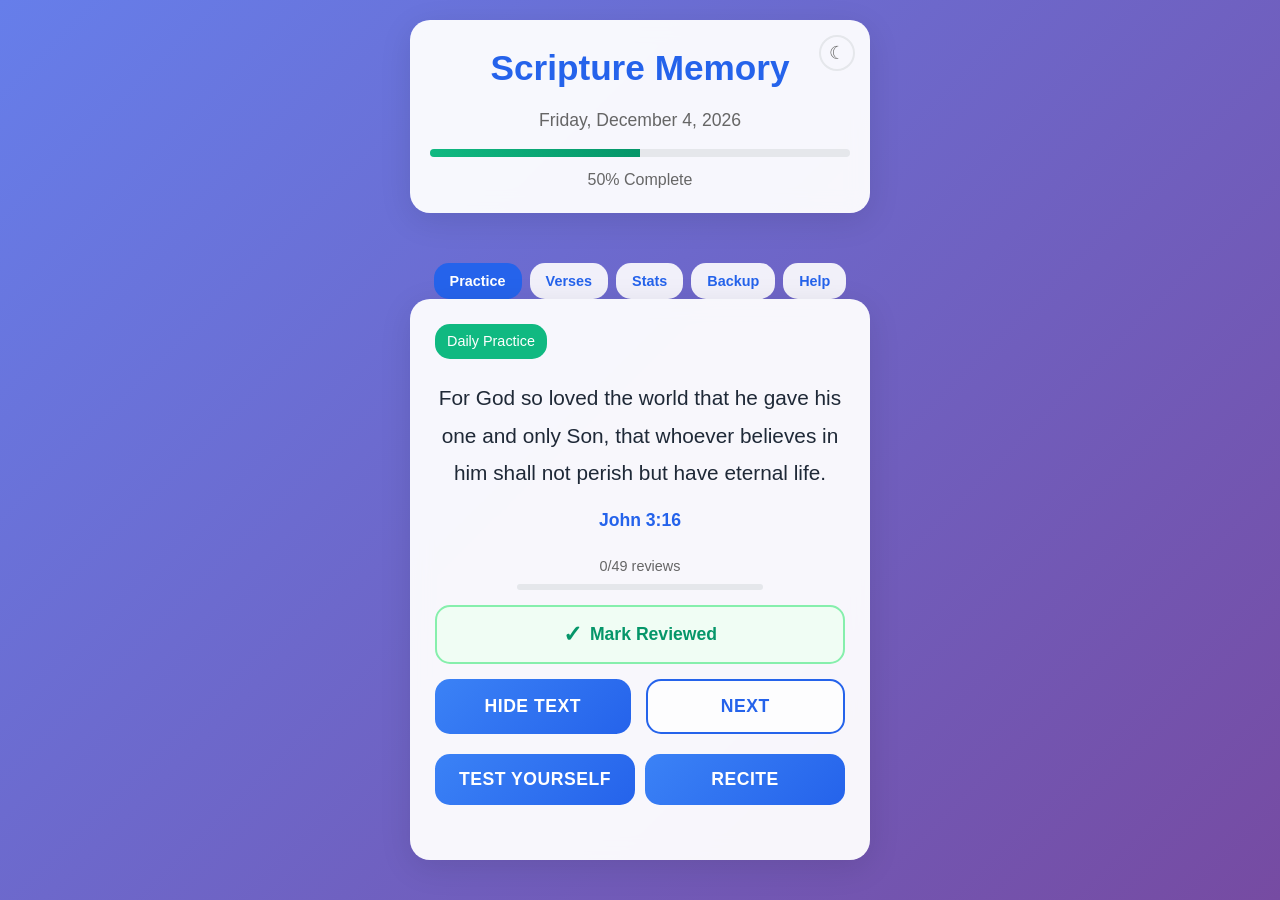
<file: index.html>
<!DOCTYPE html>
<html lang="en">
<head>
    <meta charset="UTF-8">
    <meta name="viewport" content="width=device-width, initial-scale=1.0">
    <title>Scripture Memory</title>
    <meta name="theme-color" content="#2563eb">
    <meta name="description" content="Scripture Memory Application - Learn and memorize Bible verses">

    <!-- PWA Manifest -->
    <link rel="manifest" href="[data-uri]">

    <!-- Service Worker Registration -->
    <script>
        if ('serviceWorker' in navigator) {
            navigator.serviceWorker.register('[data-uri]');
        }
    </script>

    <link rel="stylesheet" href="styles.css">
</head>
<body>
    <div class="app-container">
        <div class="header">
            <button class="theme-toggle" id="themeToggle" onclick="toggleTheme()" title="Toggle dark mode">&#9790;</button>
            <h1>Scripture Memory</h1>
            <div class="date-display" id="dateDisplay"></div>
            <div class="progress-bar">
                <div class="progress-fill" id="progressFill"></div>
            </div>
            <div id="progressText">0% Complete</div>
        </div>

        <div class="navigation">
            <button class="nav-btn active" onclick="showView('practice')">Practice</button>
            <button class="nav-btn" onclick="showView('verses')">Verses</button>
            <button class="nav-btn" onclick="showView('stats')">Stats</button>
            <button class="nav-btn" onclick="showView('backup')">Backup</button>
            <button class="nav-btn" onclick="showView('help')">Help</button>
        </div>

        <!-- Practice View -->
        <div id="practiceView" class="verse-container">
            <div id="noVersesMessage" class="hidden">
                <h2 style="text-align: center; color: var(--text-secondary); margin-bottom: 20px;">No verses to practice today</h2>
                <p style="text-align: center; color: var(--text-secondary);">Add your first verse to get started!</p>
            </div>

            <div id="practiceContent" class="hidden">
                <div class="verse-type" id="verseType">Daily Practice</div>
                <div class="verse-text" id="verseText"></div>
                <div class="verse-reference" id="verseReference"></div>

                <div class="review-progress hidden" id="reviewProgress"></div>

                <button class="review-complete-btn" id="reviewCompleteBtn" onclick="app.markReviewComplete(app.todaysVerses[app.currentVerseIndex]?.id)">
                    <span class="checkmark">&#10003;</span> Mark Reviewed
                </button>

                <div class="controls">
                    <button class="btn btn-primary" id="showHideBtn" onclick="toggleVerse()">Hide Text</button>
                    <button class="btn btn-secondary" onclick="nextVerse()">Next</button>
                </div>

                <div id="testSection" class="hidden">
                    <textarea class="verse-input" id="verseInput" placeholder="Type the verse here..."></textarea>
                    <button class="btn btn-success" onclick="checkVerse()">Check</button>
                    <div id="comparisonResult" class="comparison-result hidden"></div>
                </div>

                <div id="reciteSection" class="hidden">
                    <div class="recite-status" id="reciteStatus">Tap the microphone to begin</div>
                    <button class="recite-mic-btn" id="reciteMicBtn" onclick="app.toggleRecite()">
                        <span class="mic-icon" id="micIcon">&#127908;</span>
                    </button>
                    <div class="recite-transcript" id="reciteTranscript"></div>
                    <div id="reciteResult" class="comparison-result hidden"></div>
                </div>

                <div class="test-buttons">
                    <button class="btn btn-primary" id="testBtn" onclick="startTest()">Test Yourself</button>
                    <button class="btn btn-primary" id="reciteBtn" onclick="app.startRecite()">Recite</button>
                </div>
            </div>
        </div>

        <!-- Verses View -->
        <div id="versesView" class="verse-management hidden">
            <h2 style="margin-bottom: 20px; color: var(--text-heading);">Manage Verses</h2>

            <div class="add-verse-form">
                <input type="text" class="form-input" id="verseRefInput" placeholder="Reference (e.g., John 3:16 or Romans 8:28-29)">
                <div class="lookup-row">
                    <select class="form-input" id="translationSelect">
                        <option value="a556c5305ee15c3f-01">CSB</option>
                        <option value="78a9f6124f344018-01">NIV</option>
                        <option value="63097d2a0a2f7db3-01">NKJV</option>
                    </select>
                    <button class="btn btn-secondary" onclick="app.lookupVerse()" id="lookupBtn">Look Up</button>
                </div>
                <div id="lookupStatus" class="lookup-status hidden"></div>
                <textarea class="form-input" id="verseTextInput" placeholder="Verse text (or use Look Up to auto-fill)..." rows="4"></textarea>
                <button class="btn btn-primary" onclick="addVerse()">Add Verse</button>
            </div>

            <div class="verse-list" id="verseList"></div>
        </div>

        <!-- Stats View -->
        <div id="statsView" class="verse-management hidden">
            <h2 style="margin-bottom: 20px; color: var(--text-heading);">Statistics</h2>

            <div class="stats-grid">
                <div class="stat-card">
                    <span class="stat-number" id="totalVerses">0</span>
                    <div class="stat-label">Total Verses</div>
                </div>
                <div class="stat-card">
                    <span class="stat-number" id="dailyVerses">0</span>
                    <div class="stat-label">Daily Practice</div>
                </div>
                <div class="stat-card">
                    <span class="stat-number" id="weeklyVerses">0</span>
                    <div class="stat-label">Weekly Practice</div>
                </div>
                <div class="stat-card">
                    <span class="stat-number" id="monthlyVerses">0</span>
                    <div class="stat-label">Monthly Practice</div>
                </div>
            </div>

            <div class="verse-list" id="statsVerseList"></div>
        </div>

        <!-- Backup View -->
        <div id="backupView" class="verse-management hidden">
            <h2 style="margin-bottom: 20px; color: var(--text-heading);">Backup & Import</h2>

            <!-- Auto-Backup Section -->
            <div class="backup-section">
                <h3 style="color: var(--text-primary); margin-bottom: 10px;">Auto-Backup</h3>
                <div id="autoBackupStatus" class="backup-status"></div>

                <div id="fsApiSection">
                    <button class="btn btn-primary" onclick="app.pickBackupFolder()" id="pickFolderBtn">Set Backup Folder</button>
                    <div id="folderName" class="backup-folder-name"></div>
                </div>

                <div class="backup-schedule">
                    <label style="color: var(--text-secondary); font-size: 0.9em;">Fallback download schedule:</label>
                    <p style="color: var(--text-secondary); font-size: 0.8em; margin-top: 4px; line-height: 1.4;">
                        Your backup folder is remembered across sessions. If the browser can't silently reconnect (e.g., after clearing site data), the app will auto-download a backup file at this interval as a safety net. Look for it in your browser's default Downloads folder, named <strong>scripture_memory_backup_YYYY-MM-DD.json</strong>.
                    </p>
                    <select id="backupFrequency" class="form-input" style="margin-top: 5px;" onchange="app.setBackupFrequency(this.value)">
                        <option value="weekly">Weekly</option>
                        <option value="monthly">Monthly</option>
                    </select>
                </div>
            </div>

            <hr style="border: none; border-top: 1px solid var(--border-color); margin: 20px 0;">

            <!-- Manual Backup Section -->
            <h3 style="color: var(--text-primary); margin-bottom: 10px;">Manual Backup</h3>
            <button class="btn btn-primary" onclick="app.exportData()">Export Backup</button>
            <div style="margin-top: 20px;">
                <input type="file" id="importFile" accept=".json">
                <button class="btn btn-success" style="margin-top: 10px;" onclick="app.importData()">Import Backup</button>
            </div>
        </div>

        <!-- Help View -->
        <div id="helpView" class="verse-management hidden">
            <h2 style="margin-bottom: 20px; color: var(--text-heading);">How to Use</h2>

            <div class="help-section">
                <h3>Getting Started</h3>
                <p>Go to the <strong>Verses</strong> tab to add your first verse. Type a reference (e.g., "John 3:16"), pick a translation, and click <strong>Look Up</strong> to auto-fill the text. Or type the verse text manually. Click <strong>Add Verse</strong> to save it.</p>
            </div>

            <div class="help-section">
                <h3>Daily Practice</h3>
                <p>The <strong>Practice</strong> tab shows today's verses. Use <strong>Hide Text</strong> to test your recall, <strong>Test Yourself</strong> to type the verse, or <strong>Recite</strong> to speak it aloud and check your accuracy. Tap <strong>Next</strong> to move through your verses.</p>
            </div>

            <div class="help-section">
                <h3>Marking Reviews</h3>
                <p>After practicing a verse, tap <strong>Mark Reviewed</strong> to record your completion. You can only mark one review per verse per day. The progress bar below each verse shows how many reviews you've completed toward promotion.</p>
            </div>

            <div class="help-section">
                <h3>Spaced Repetition</h3>
                <p>Verses progress through phases as you review them consistently:</p>
                <ul>
                    <li><strong>Daily</strong> — Practice every day. After 49 reviews and 49 days, promotes to weekly.</li>
                    <li><strong>Weekly</strong> — Practice once a week on an assigned day. After 28 reviews and 28 weeks, promotes to monthly.</li>
                    <li><strong>Monthly</strong> — Practice once a month on an assigned day. After 84 reviews and 84 months, the verse retires.</li>
                    <li><strong>Retired</strong> — Fully memorized. The verse no longer appears in practice.</li>
                </ul>
                <p>Both the required time <em>and</em> the required number of reviews must be met before a verse promotes.</p>
            </div>

            <div class="help-section">
                <h3>Review History & Editing</h3>
                <p>Tap any verse in the <strong>Verses</strong> or <strong>Stats</strong> tab to open its detail view. Here you can see the full review history, add a review for a past date, or delete an accidental entry. You can also tap <strong>Edit Verse</strong> to update the reference or text.</p>
            </div>

            <div class="help-section">
                <h3>Verse Lookup</h3>
                <p>On the <strong>Verses</strong> tab, type a reference and choose a translation (CSB, NIV, or NKJV), then click <strong>Look Up</strong>. The verse text will auto-fill. You can edit it before adding if needed.</p>
            </div>

            <div class="help-section">
                <h3>Backup</h3>
                <p>Your verses are saved in your browser automatically. For extra safety:</p>
                <ul>
                    <li><strong>Folder sync</strong> (Chrome/Edge) — Set a backup folder (like OneDrive or Google Drive) and the app saves there on every change.</li>
                    <li><strong>Scheduled download</strong> — If no folder is connected, the app auto-downloads a backup file on a weekly or monthly schedule.</li>
                    <li><strong>Manual backup</strong> — Use Export/Import on the Backup tab anytime.</li>
                </ul>
            </div>

            <div class="help-section">
                <h3>Dark Mode</h3>
                <p>Tap the sun/moon icon in the top-right corner to toggle between light and dark themes. Your preference is saved automatically.</p>
            </div>
        </div>
    </div>

    <!-- Verse Detail Modal -->
    <div class="modal-overlay" id="verseModalOverlay">
        <div class="modal">
            <button class="modal-close" onclick="app.closeVerseModal()">&times;</button>

            <!-- Display mode -->
            <div id="modalDisplayMode">
                <h2 id="modalVerseRef"></h2>
                <div class="modal-verse-text" id="modalVerseText"></div>
                <button class="btn btn-secondary btn-sm" onclick="app.startEditVerse()" style="margin-bottom: 15px;">Edit Verse</button>
            </div>

            <!-- Edit mode -->
            <div id="modalEditMode" class="hidden" style="background: var(--verse-item-bg); padding: 15px; border-radius: 12px; margin-bottom: 15px;">
                <h3 style="color: var(--text-heading); margin-bottom: 10px;">Edit Verse</h3>
                <label style="font-size: 0.85em; color: var(--text-secondary);">Reference</label>
                <input type="text" class="form-input" id="editVerseRef" style="margin-bottom: 10px; width: 100%;">
                <label style="font-size: 0.85em; color: var(--text-secondary);">Text</label>
                <textarea class="form-input" id="editVerseText" rows="4" style="margin-bottom: 10px; width: 100%;"></textarea>
                <div style="display: flex; gap: 8px;">
                    <button class="btn btn-success btn-sm" onclick="app.saveEditVerse()">Save</button>
                    <button class="btn btn-secondary btn-sm" onclick="app.cancelEditVerse()">Cancel</button>
                </div>
            </div>

            <div class="modal-status" id="modalVerseStatus"></div>

            <div class="review-log-header">
                <h3>Review History <span id="reviewLogCount"></span></h3>
            </div>
            <div class="review-log" id="reviewLogList"></div>

            <div class="add-review-form">
                <input type="date" id="addReviewDate">
                <button class="add-review-btn" onclick="app.handleAddReview()">Add Review</button>
            </div>
        </div>
    </div>

    <script src="app.js"></script>
</body>
</html>
</file>
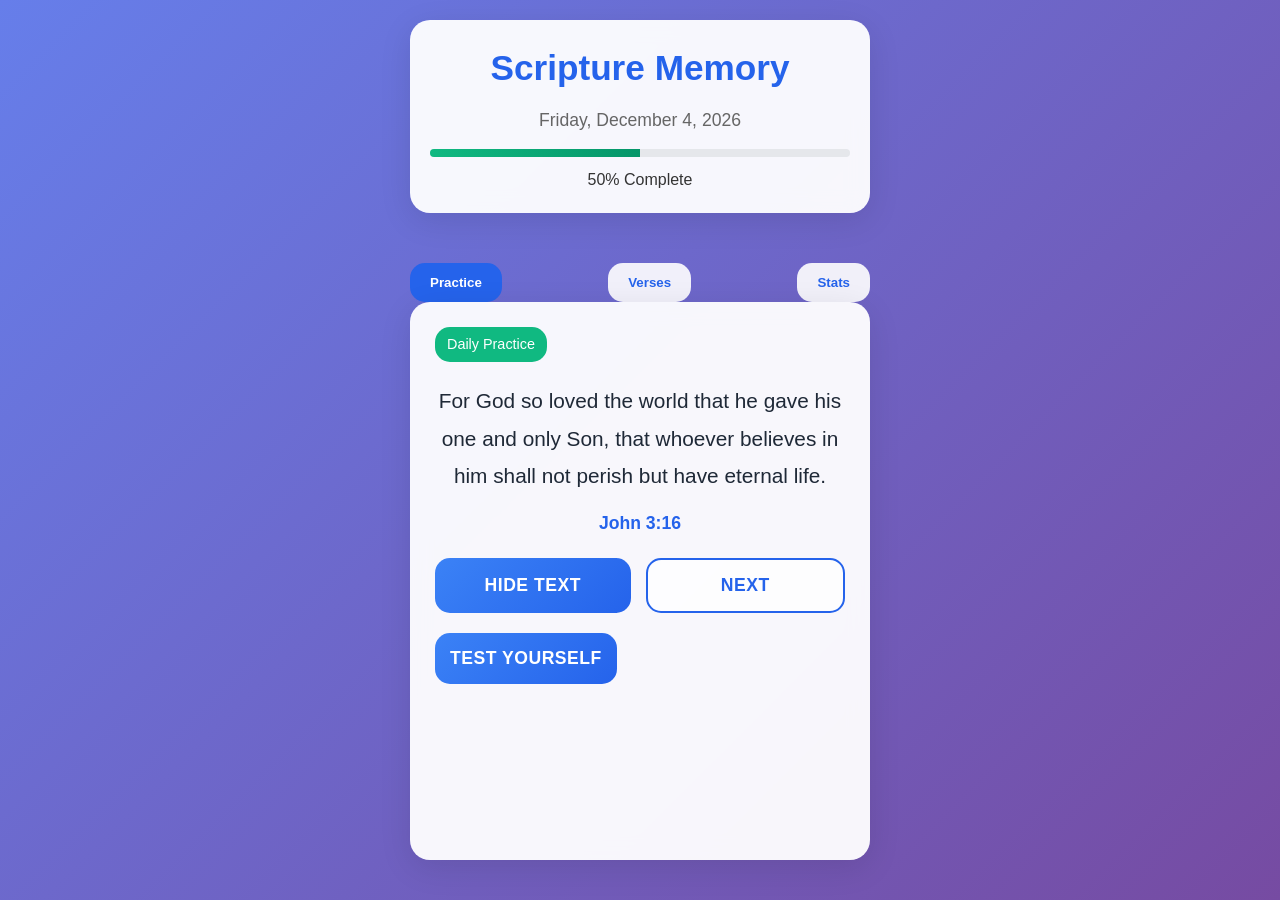
<file: index-old.html>
<!DOCTYPE html>
<html lang="en">
<head>
    <meta charset="UTF-8">
    <meta name="viewport" content="width=device-width, initial-scale=1.0">
    <title>Scripture Memory</title>
    <meta name="theme-color" content="#2563eb">
    <meta name="description" content="Scripture Memory Application - Learn and memorize Bible verses">
    
    <!-- PWA Manifest -->
    <link rel="manifest" href="[data-uri]">
    
    <!-- Service Worker Registration -->
    <script>
        if ('serviceWorker' in navigator) {
            navigator.serviceWorker.register('[data-uri]');
        }
    </script>
    
    <style>
        * {
            margin: 0;
            padding: 0;
            box-sizing: border-box;
        }
        
        body {
            font-family: -apple-system, BlinkMacSystemFont, 'Segoe UI', Roboto, sans-serif;
            background: linear-gradient(135deg, #667eea 0%, #764ba2 100%);
            min-height: 100vh;
            color: #333;
            line-height: 1.6;
        }
        
        .app-container {
            max-width: 500px;
            margin: 0 auto;
            padding: 20px;
            min-height: 100vh;
            display: flex;
            flex-direction: column;
        }
        
        .header {
            text-align: center;
            margin-bottom: 30px;
            padding: 20px;
            background: rgba(255, 255, 255, 0.95);
            backdrop-filter: blur(10px);
            border-radius: 20px;
            box-shadow: 0 8px 32px rgba(0, 0, 0, 0.1);
        }
        
        .header h1 {
            color: #2563eb;
            font-size: 2.2em;
            margin-bottom: 10px;
            font-weight: 700;
        }
        
        .date-display {
            font-size: 1.1em;
            color: #666;
            margin-bottom: 15px;
        }
        
        .progress-bar {
            width: 100%;
            height: 8px;
            background: #e5e7eb;
            border-radius: 4px;
            overflow: hidden;
            margin-bottom: 10px;
        }
        
        .progress-fill {
            height: 100%;
            background: linear-gradient(90deg, #10b981, #059669);
            transition: width 0.3s ease;
        }
        
        .verse-container {
            background: rgba(255, 255, 255, 0.95);
            backdrop-filter: blur(10px);
            border-radius: 20px;
            padding: 25px;
            margin-bottom: 20px;
            box-shadow: 0 8px 32px rgba(0, 0, 0, 0.1);
            flex: 1;
        }
        
        .verse-text {
            font-size: 1.3em;
            line-height: 1.8;
            margin-bottom: 15px;
            color: #1f2937;
            text-align: center;
            font-weight: 500;
        }
        
        .verse-reference {
            font-size: 1.1em;
            color: #2563eb;
            font-weight: 600;
            text-align: center;
            margin-bottom: 20px;
        }
        
        .verse-type {
            display: inline-block;
            background: #10b981;
            color: white;
            padding: 6px 12px;
            border-radius: 15px;
            font-size: 0.9em;
            font-weight: 500;
            margin-bottom: 20px;
        }
        
        .controls {
            display: flex;
            gap: 15px;
            margin-bottom: 20px;
        }
        
        .btn {
            flex: 1;
            padding: 15px;
            border: none;
            border-radius: 15px;
            font-size: 1.1em;
            font-weight: 600;
            cursor: pointer;
            transition: all 0.3s ease;
            text-transform: uppercase;
            letter-spacing: 0.5px;
        }
        
        .btn-primary {
            background: linear-gradient(135deg, #3b82f6, #2563eb);
            color: white;
        }
        
        .btn-primary:hover {
            transform: translateY(-2px);
            box-shadow: 0 8px 25px rgba(59, 130, 246, 0.4);
        }
        
        .btn-secondary {
            background: rgba(255, 255, 255, 0.8);
            color: #2563eb;
            border: 2px solid #2563eb;
        }
        
        .btn-secondary:hover {
            background: #2563eb;
            color: white;
            transform: translateY(-2px);
        }
        
        .btn-success {
            background: linear-gradient(135deg, #10b981, #059669);
            color: white;
        }
        
        .btn-success:hover {
            transform: translateY(-2px);
            box-shadow: 0 8px 25px rgba(16, 185, 129, 0.4);
        }
        
        .hidden {
            display: none;
        }
        
        .verse-input {
            width: 100%;
            padding: 15px;
            border: 2px solid #e5e7eb;
            border-radius: 15px;
            font-size: 1.1em;
            margin-bottom: 15px;
            background: rgba(255, 255, 255, 0.9);
            resize: vertical;
            min-height: 100px;
        }
        
        .verse-input:focus {
            outline: none;
            border-color: #3b82f6;
            box-shadow: 0 0 0 3px rgba(59, 130, 246, 0.1);
        }
        
        .stats-grid {
            display: grid;
            grid-template-columns: repeat(auto-fit, minmax(120px, 1fr));
            gap: 15px;
            margin-bottom: 20px;
        }
        
        .stat-card {
            background: rgba(255, 255, 255, 0.9);
            padding: 15px;
            border-radius: 15px;
            text-align: center;
            box-shadow: 0 4px 15px rgba(0, 0, 0, 0.1);
        }
        
        .stat-number {
            font-size: 2em;
            font-weight: 700;
            color: #2563eb;
            display: block;
        }
        
        .stat-label {
            font-size: 0.9em;
            color: #666;
            margin-top: 5px;
        }
        
        .navigation {
            display: flex;
            justify-content: space-between;
            gap: 10px;
            margin-top: 20px;
        }
        
        .nav-btn {
            padding: 12px 20px;
            background: rgba(255, 255, 255, 0.9);
            border: none;
            border-radius: 15px;
            font-weight: 600;
            cursor: pointer;
            transition: all 0.3s ease;
            color: #2563eb;
        }
        
        .nav-btn:hover {
            background: #2563eb;
            color: white;
            transform: translateY(-2px);
        }
        
        .nav-btn.active {
            background: #2563eb;
            color: white;
        }
        
        .verse-management {
            background: rgba(255, 255, 255, 0.95);
            backdrop-filter: blur(10px);
            border-radius: 20px;
            padding: 25px;
            margin-bottom: 20px;
            box-shadow: 0 8px 32px rgba(0, 0, 0, 0.1);
        }
        
        .verse-list {
            max-height: 400px;
            overflow-y: auto;
            margin-bottom: 20px;
        }
        
        .verse-item {
            background: rgba(255, 255, 255, 0.8);
            padding: 15px;
            border-radius: 10px;
            margin-bottom: 10px;
            border-left: 4px solid #3b82f6;
        }
        
        .verse-item-ref {
            font-weight: 600;
            color: #2563eb;
            margin-bottom: 5px;
        }
        
        .verse-item-text {
            font-size: 0.9em;
            color: #666;
            margin-bottom: 5px;
        }
        
        .verse-item-status {
            font-size: 0.8em;
            color: #10b981;
            font-weight: 500;
        }
        
        .add-verse-form {
            display: flex;
            flex-direction: column;
            gap: 15px;
        }
        
        .form-input {
            padding: 12px;
            border: 2px solid #e5e7eb;
            border-radius: 10px;
            font-size: 1em;
            background: rgba(255, 255, 255, 0.9);
        }
        
        .form-input:focus {
            outline: none;
            border-color: #3b82f6;
        }
        
        .comparison-result {
            margin-top: 15px;
            padding: 15px;
            border-radius: 10px;
            font-weight: 500;
        }
        
        .comparison-success {
            background: #d1fae5;
            color: #065f46;
            border: 1px solid #10b981;
        }
        
        .comparison-partial {
            background: #fef3c7;
            color: #92400e;
            border: 1px solid #f59e0b;
        }
        
        .comparison-error {
            background: #fee2e2;
            color: #991b1b;
            border: 1px solid #ef4444;
        }
        
        @media (max-width: 480px) {
            .app-container {
                padding: 15px;
            }
            
            .controls {
                flex-direction: column;
                gap: 10px;
            }
            
            .btn {
                padding: 12px;
            }
            
            .verse-text {
                font-size: 1.2em;
            }
            
            .stats-grid {
                grid-template-columns: repeat(2, 1fr);
            }
        }
    </style>
</head>
<body>
    <div class="app-container">
        <div class="header">
            <h1>Scripture Memory</h1>
            <div class="date-display" id="dateDisplay"></div>
            <div class="progress-bar">
                <div class="progress-fill" id="progressFill"></div>
            </div>
            <div id="progressText">0% Complete</div>
        </div>
        
        <div class="navigation">
            <button class="nav-btn active" onclick="showView('practice')">Practice</button>
            <button class="nav-btn" onclick="showView('verses')">Verses</button>
            <button class="nav-btn" onclick="showView('stats')">Stats</button>
        </div>
        
        <!-- Practice View -->
        <div id="practiceView" class="verse-container">
            <div id="noVersesMessage" class="hidden">
                <h2 style="text-align: center; color: #666; margin-bottom: 20px;">No verses to practice today</h2>
                <p style="text-align: center; color: #666;">Add your first verse to get started!</p>
            </div>
            
            <div id="practiceContent" class="hidden">
                <div class="verse-type" id="verseType">Daily Practice</div>
                <div class="verse-text" id="verseText"></div>
                <div class="verse-reference" id="verseReference"></div>
                
                <div class="controls">
                    <button class="btn btn-primary" id="showHideBtn" onclick="toggleVerse()">Hide Text</button>
                    <button class="btn btn-secondary" onclick="nextVerse()">Next</button>
                </div>
                
                <div id="testSection" class="hidden">
                    <textarea class="verse-input" id="verseInput" placeholder="Type the verse here..."></textarea>
                    <button class="btn btn-success" onclick="checkVerse()">Check</button>
                    <div id="comparisonResult" class="comparison-result hidden"></div>
                </div>
                
                <button class="btn btn-primary" id="testBtn" onclick="startTest()">Test Yourself</button>
            </div>
        </div>
        
        <!-- Verses View -->
        <div id="versesView" class="verse-management hidden">
            <h2 style="margin-bottom: 20px; color: #2563eb;">Manage Verses</h2>
            
            <div class="add-verse-form">
                <input type="text" class="form-input" id="verseRefInput" placeholder="Reference (e.g., John 3:16)">
                <textarea class="form-input" id="verseTextInput" placeholder="Verse text..." rows="4"></textarea>
                <button class="btn btn-primary" onclick="addVerse()">Add Verse</button>
            </div>
            
            <div class="verse-list" id="verseList"></div>
        </div>
        
        <!-- Stats View -->
        <div id="statsView" class="verse-management hidden">
            <h2 style="margin-bottom: 20px; color: #2563eb;">Statistics</h2>
            
            <div class="stats-grid">
                <div class="stat-card">
                    <span class="stat-number" id="totalVerses">0</span>
                    <div class="stat-label">Total Verses</div>
                </div>
                <div class="stat-card">
                    <span class="stat-number" id="dailyVerses">0</span>
                    <div class="stat-label">Daily Practice</div>
                </div>
                <div class="stat-card">
                    <span class="stat-number" id="weeklyVerses">0</span>
                    <div class="stat-label">Weekly Practice</div>
                </div>
                <div class="stat-card">
                    <span class="stat-number" id="monthlyVerses">0</span>
                    <div class="stat-label">Monthly Practice</div>
                </div>
            </div>
            
            <div class="verse-list" id="statsVerseList"></div>
        </div>
    </div>

    <script>
        class ScriptureMemoryApp {
            constructor() {
                this.verses = JSON.parse(localStorage.getItem('scriptureVerses') || '[]');
                this.currentVerseIndex = 0;
                this.todaysVerses = [];
                this.verseHidden = false;
                this.currentView = 'practice';
                
                this.initializeApp();
            }
            
            initializeApp() {
                this.updateDateDisplay();
                this.processVerses();
                this.updateTodaysVerses();
                this.updateDisplay();
                this.updateStats();
                
                // Auto-save every 30 seconds
                setInterval(() => this.saveData(), 30000);
            }
            
            updateDateDisplay() {
                const now = new Date();
                const options = { 
                    weekday: 'long', 
                    year: 'numeric', 
                    month: 'long', 
                    day: 'numeric' 
                };
                document.getElementById('dateDisplay').textContent = now.toLocaleDateString('en-US', options);
            }
            
            processVerses() {
                const today = new Date();
                const currentTime = today.getTime();
                
                this.verses.forEach(verse => {
                    const addedDate = new Date(verse.addedDate);
                    const daysSinceAdded = Math.floor((currentTime - addedDate.getTime()) / (1000 * 60 * 60 * 24));
                    
                    // Update verse status based on time elapsed
                    if (verse.status === 'daily' && daysSinceAdded >= 49) { // 7 weeks
                        this.promoteToWeekly(verse);
                    } else if (verse.status === 'weekly' && this.getWeeksSincePromotion(verse) >= 28) { // 7 months
                        this.promoteToMonthly(verse);
                    } else if (verse.status === 'monthly' && this.getMonthsSincePromotion(verse) >= 84) { // 7 years
                        this.retireVerse(verse);
                    }
                });
                
                this.saveData();
            }
            
            promoteToWeekly(verse) {
                const weeklyVerses = this.verses.filter(v => v.status === 'weekly');
                const dayOfWeek = weeklyVerses.length % 7;
                const days = ['Sunday', 'Monday', 'Tuesday', 'Wednesday', 'Thursday', 'Friday', 'Saturday'];
                
                verse.status = 'weekly';
                verse.weeklyDay = days[dayOfWeek];
                verse.promotedToWeekly = new Date().toISOString();
            }
            
            promoteToMonthly(verse) {
                const monthlyVerses = this.verses.filter(v => v.status === 'monthly');
                const dayOfMonth = (monthlyVerses.length % 30) + 1;
                
                verse.status = 'monthly';
                verse.monthlyDay = dayOfMonth;
                verse.promotedToMonthly = new Date().toISOString();
            }
            
            retireVerse(verse) {
                verse.status = 'retired';
                verse.retiredDate = new Date().toISOString();
            }
            
            getWeeksSincePromotion(verse) {
                if (!verse.promotedToWeekly) return 0;
                const promotionDate = new Date(verse.promotedToWeekly);
                const now = new Date();
                return Math.floor((now - promotionDate) / (1000 * 60 * 60 * 24 * 7));
            }
            
            getMonthsSincePromotion(verse) {
                if (!verse.promotedToMonthly) return 0;
                const promotionDate = new Date(verse.promotedToMonthly);
                const now = new Date();
                return Math.floor((now - promotionDate) / (1000 * 60 * 60 * 24 * 30));
            }
            
            updateTodaysVerses() {
                const today = new Date();
                const dayOfWeek = today.getDay();
                const dayOfMonth = today.getDate();
                const days = ['Sunday', 'Monday', 'Tuesday', 'Wednesday', 'Thursday', 'Friday', 'Saturday'];
                
                this.todaysVerses = [];
                
                // Daily verses
                this.verses.filter(v => v.status === 'daily').forEach(verse => {
                    this.todaysVerses.push({...verse, practiceType: 'Daily Practice'});
                });
                
                // Weekly verses
                this.verses.filter(v => v.status === 'weekly' && v.weeklyDay === days[dayOfWeek]).forEach(verse => {
                    this.todaysVerses.push({...verse, practiceType: 'Weekly Practice'});
                });
                
                // Monthly verses
                this.verses.filter(v => v.status === 'monthly').forEach(verse => {
                    let shouldPractice = false;
                    
                    if (verse.monthlyDay <= dayOfMonth) {
                        shouldPractice = true;
                    }
                    
                    // February special handling
                    if (today.getMonth() === 1) { // February
                        const isLeapYear = today.getFullYear() % 4 === 0;
                        const lastDay = isLeapYear ? 29 : 28;
                        
                        if (dayOfMonth === lastDay && verse.monthlyDay >= 29) {
                            shouldPractice = true;
                        }
                    }
                    
                    // 31-day months - no practice on 31st
                    if (dayOfMonth === 31) {
                        shouldPractice = false;
                    }
                    
                    if (shouldPractice && verse.monthlyDay === dayOfMonth) {
                        this.todaysVerses.push({...verse, practiceType: 'Monthly Practice'});
                    }
                });
                
                this.currentVerseIndex = 0;
            }
            
            updateDisplay() {
                const practiceContent = document.getElementById('practiceContent');
                const noVersesMessage = document.getElementById('noVersesMessage');
                
                if (this.todaysVerses.length === 0) {
                    practiceContent.classList.add('hidden');
                    noVersesMessage.classList.remove('hidden');
                    this.updateProgress(0);
                    return;
                }
                
                practiceContent.classList.remove('hidden');
                noVersesMessage.classList.add('hidden');
                
                const currentVerse = this.todaysVerses[this.currentVerseIndex];
                document.getElementById('verseType').textContent = currentVerse.practiceType;
                document.getElementById('verseText').textContent = currentVerse.text;
                document.getElementById('verseReference').textContent = currentVerse.reference;
                
                // Update progress
                const progress = ((this.currentVerseIndex + 1) / this.todaysVerses.length) * 100;
                this.updateProgress(progress);
                
                // Reset verse visibility
                this.verseHidden = false;
                document.getElementById('showHideBtn').textContent = 'Hide Text';
                document.getElementById('verseText').classList.remove('hidden');
                document.getElementById('testSection').classList.add('hidden');
                document.getElementById('testBtn').classList.remove('hidden');
                document.getElementById('comparisonResult').classList.add('hidden');
                document.getElementById('verseInput').value = '';
            }
            
            updateProgress(percentage) {
                const progressFill = document.getElementById('progressFill');
                const progressText = document.getElementById('progressText');
                
                progressFill.style.width = percentage + '%';
                progressText.textContent = Math.round(percentage) + '% Complete';
            }
            
            toggleVerse() {
                const verseText = document.getElementById('verseText');
                const showHideBtn = document.getElementById('showHideBtn');
                
                if (this.verseHidden) {
                    verseText.classList.remove('hidden');
                    showHideBtn.textContent = 'Hide Text';
                    this.verseHidden = false;
                } else {
                    verseText.classList.add('hidden');
                    showHideBtn.textContent = 'Show Text';
                    this.verseHidden = true;
                }
            }
            
            nextVerse() {
                if (this.todaysVerses.length === 0) return;
                
                this.currentVerseIndex = (this.currentVerseIndex + 1) % this.todaysVerses.length;
                this.updateDisplay();
            }
            
            startTest() {
                document.getElementById('testSection').classList.remove('hidden');
                document.getElementById('testBtn').classList.add('hidden');
                document.getElementById('verseInput').focus();
            }
            
            checkVerse() {
                const userInput = document.getElementById('verseInput').value.trim();
                const currentVerse = this.todaysVerses[this.currentVerseIndex];
                const correctText = currentVerse.text.toLowerCase();
                const userText = userInput.toLowerCase();
                
                const resultDiv = document.getElementById('comparisonResult');
                resultDiv.classList.remove('hidden');
                
                // Simple comparison - can be enhanced with more sophisticated matching
                const similarity = this.calculateSimilarity(userText, correctText);
                
                if (similarity > 0.9) {
                    resultDiv.className = 'comparison-result comparison-success';
                    resultDiv.textContent = 'Excellent! Perfect match!';
                } else if (similarity > 0.7) {
                    resultDiv.className = 'comparison-result comparison-partial';
                    resultDiv.textContent = 'Good! Minor differences detected.';
                } else {
                    resultDiv.className = 'comparison-result comparison-error';
                    resultDiv.textContent = 'Keep practicing! Try again.';
                }
                
                // Show the correct text
                document.getElementById('verseText').classList.remove('hidden');
                document.getElementById('showHideBtn').textContent = 'Hide Text';
                this.verseHidden = false;
            }
            
            calculateSimilarity(str1, str2) {
                const longer = str1.length > str2.length ? str1 : str2;
                const shorter = str1.length > str2.length ? str2 : str1;
                
                if (longer.length === 0) return 1.0;
                
                const editDistance = this.levenshteinDistance(longer, shorter);
                return (longer.length - editDistance) / longer.length;
            }
            
            levenshteinDistance(str1, str2) {
                const matrix = [];
                
                for (let i = 0; i <= str2.length; i++) {
                    matrix[i] = [i];
                }
                
                for (let j = 0; j <= str1.length; j++) {
                    matrix[0][j] = j;
                }
                
                for (let i = 1; i <= str2.length; i++) {
                    for (let j = 1; j <= str1.length; j++) {
                        if (str2.charAt(i - 1) === str1.charAt(j - 1)) {
                            matrix[i][j] = matrix[i - 1][j - 1];
                        } else {
                            matrix[i][j] = Math.min(
                                matrix[i - 1][j - 1] + 1,
                                matrix[i][j - 1] + 1,
                                matrix[i - 1][j] + 1
                            );
                        }
                    }
                }
                
                return matrix[str2.length][str1.length];
            }
            
            addVerse() {
                const reference = document.getElementById('verseRefInput').value.trim();
                const text = document.getElementById('verseTextInput').value.trim();
                
                if (!reference || !text) {
                    alert('Please enter both reference and text');
                    return;
                }
                
                const newVerse = {
                    id: Date.now(),
                    reference: reference,
                    text: text,
                    addedDate: new Date().toISOString(),
                    status: 'daily',
                    practiceCount: 0
                };
                
                this.verses.push(newVerse);
                this.saveData();
                this.updateTodaysVerses();
                this.updateDisplay();
                this.updateStats();
                this.updateVerseList();
                
                // Clear form
                document.getElementById('verseRefInput').value = '';
                document.getElementById('verseTextInput').value = '';
                
                alert('Verse added successfully!');
            }
            
            removeVerse(id) {
                if (confirm('Are you sure you want to remove this verse?')) {
                    this.verses = this.verses.filter(v => v.id !== id);
                    this.saveData();
                    this.updateTodaysVerses();
                    this.updateDisplay();
                    this.updateStats();
                    this.updateVerseList();
                }
            }
            
            updateVerseList() {
                const verseList = document.getElementById('verseList');
                verseList.innerHTML = '';
                
                this.verses.forEach(verse => {
                    const verseDiv = document.createElement('div');
                    verseDiv.className = 'verse-item';
                    
                    const statusText = this.getStatusText(verse);
                    
                    verseDiv.innerHTML = `
                        <div class="verse-item-ref">${verse.reference}</div>
                        <div class="verse-item-text">${verse.text.substring(0, 100)}${verse.text.length > 100 ? '...' : ''}</div>
                        <div class="verse-item-status">${statusText}</div>
                        <button class="btn btn-secondary" style="margin-top: 10px; padding: 8px 15px; font-size: 0.9em;" onclick="app.removeVerse(${verse.id})">Remove</button>
                    `;
                    
                    verseList.appendChild(verseDiv);
                });
            }
            
            getStatusText(verse) {
                const addedDate = new Date(verse.addedDate);
                const daysSinceAdded = Math.floor((Date.now() - addedDate.getTime()) / (1000 * 60 * 60 * 24));
                
                switch (verse.status) {
                    case 'daily':
                        const daysLeft = Math.max(0, 49 - daysSinceAdded);
                        return `Daily Practice (${daysLeft} days until weekly)`;
                    case 'weekly':
                        const weeksLeft = Math.max(0, 28 - this.getWeeksSincePromotion(verse));
                        return `Weekly Practice - ${verse.weeklyDay} (${weeksLeft} weeks until monthly)`;
                    case 'monthly':
                        const monthsLeft = Math.max(0, 84 - this.getMonthsSincePromotion(verse));
                        return `Monthly Practice - Day ${verse.monthlyDay} (${monthsLeft} months until retired)`;
                    case 'retired':
                        return 'Retired';
                    default:
                        return 'Unknown';
                }
            }
            
            updateStats() {
                const totalVerses = this.verses.length;
                const dailyVerses = this.verses.filter(v => v.status === 'daily').length;
                const weeklyVerses = this.verses.filter(v => v.status === 'weekly').length;
                const monthlyVerses = this.verses.filter(v => v.status === 'monthly').length;
                
                document.getElementById('totalVerses').textContent = totalVerses;
                document.getElementById('dailyVerses').textContent = dailyVerses;
                document.getElementById('weeklyVerses').textContent = weeklyVerses;
                document.getElementById('monthlyVerses').textContent = monthlyVerses;
                
                // Update stats verse list
                const statsVerseList = document.getElementById('statsVerseList');
                statsVerseList.innerHTML = '';
                
                const versesByStatus = {
                    'daily': [],
                    'weekly': [],
                    'monthly': [],
                    'retired': []
                };
                
                this.verses.forEach(verse => {
                    versesByStatus[verse.status].push(verse);
                });
                
                Object.keys(versesByStatus).forEach(status => {
                    if (versesByStatus[status].length > 0) {
                        const statusHeader = document.createElement('h3');
                        statusHeader.textContent = status.charAt(0).toUpperCase() + status.slice(1) + ' Verses';
                        statusHeader.style.color = '#2563eb';
                        statusHeader.style.marginTop = '20px';
                        statusHeader.style.marginBottom = '10px';
                        statsVerseList.appendChild(statusHeader);
                        
                        versesByStatus[status].forEach(verse => {
                            const verseDiv = document.createElement('div');
                            verseDiv.className = 'verse-item';
                            
                            verseDiv.innerHTML = `
                                <div class="verse-item-ref">${verse.reference}</div>
                                <div class="verse-item-text">${verse.text.substring(0, 80)}${verse.text.length > 80 ? '...' : ''}</div>
                                <div class="verse-item-status">${this.getStatusText(verse)}</div>
                            `;
                            
                            statsVerseList.appendChild(verseDiv);
                        });
                    }
                });
            }
            
            saveData() {
                localStorage.setItem('scriptureVerses', JSON.stringify(this.verses));
            }
            
            showView(viewName) {
                // Hide all views
                document.getElementById('practiceView').classList.add('hidden');
                document.getElementById('versesView').classList.add('hidden');
                document.getElementById('statsView').classList.add('hidden');
                
                // Show selected view
                document.getElementById(viewName + 'View').classList.remove('hidden');
                
                // Update navigation
                document.querySelectorAll('.nav-btn').forEach(btn => {
                    btn.classList.remove('active');
                });
                
                event.target.classList.add('active');
                
                // Update data when switching views
                if (viewName === 'verses') {
                    this.updateVerseList();
                } else if (viewName === 'stats') {
                    this.updateStats();
                }
                
                this.currentView = viewName;
            }
        }
        
        // Global functions for onclick handlers
        let app;
        
        function showView(viewName) {
            app.showView(viewName);
        }
        
        function toggleVerse() {
            app.toggleVerse();
        }
        
        function nextVerse() {
            app.nextVerse();
        }
        
        function startTest() {
            app.startTest();
        }
        
        function checkVerse() {
            app.checkVerse();
        }
        
        function addVerse() {
            app.addVerse();
        }
        
        // Initialize app when page loads
        document.addEventListener('DOMContentLoaded', function() {
            app = new ScriptureMemoryApp();
            
            // Add some sample verses for demonstration
            if (app.verses.length === 0) {
                const sampleVerses = [
                    {
                        id: 1,
                        reference: "John 3:16",
                        text: "For God so loved the world that he gave his one and only Son, that whoever believes in him shall not perish but have eternal life.",
                        addedDate: new Date(Date.now() - 10 * 24 * 60 * 60 * 1000).toISOString(), // 10 days ago
                        status: 'daily',
                        practiceCount: 0
                    },
                    {
                        id: 2,
                        reference: "Romans 8:28",
                        text: "And we know that in all things God works for the good of those who love him, who have been called according to his purpose.",
                        addedDate: new Date(Date.now() - 3 * 24 * 60 * 60 * 1000).toISOString(), // 3 days ago
                        status: 'daily',
                        practiceCount: 0
                    }
                ];
                
                app.verses = sampleVerses;
                app.saveData();
                app.updateTodaysVerses();
                app.updateDisplay();
                app.updateStats();
            }
            
            // Handle Enter key in verse input
            document.getElementById('verseInput').addEventListener('keypress', function(e) {
                if (e.key === 'Enter' && !e.shiftKey) {
                    e.preventDefault();
                    checkVerse();
                }
            });
            
            // Handle Enter key in add verse form
            document.getElementById('verseTextInput').addEventListener('keypress', function(e) {
                if (e.key === 'Enter' && e.ctrlKey) {
                    e.preventDefault();
                    addVerse();
                }
            });
        });
        
        // Add offline support
        window.addEventListener('online', function() {
            console.log('Back online');
        });
        
        window.addEventListener('offline', function() {
            console.log('Gone offline');
        });
    </script>
</body>
</html>
</file>
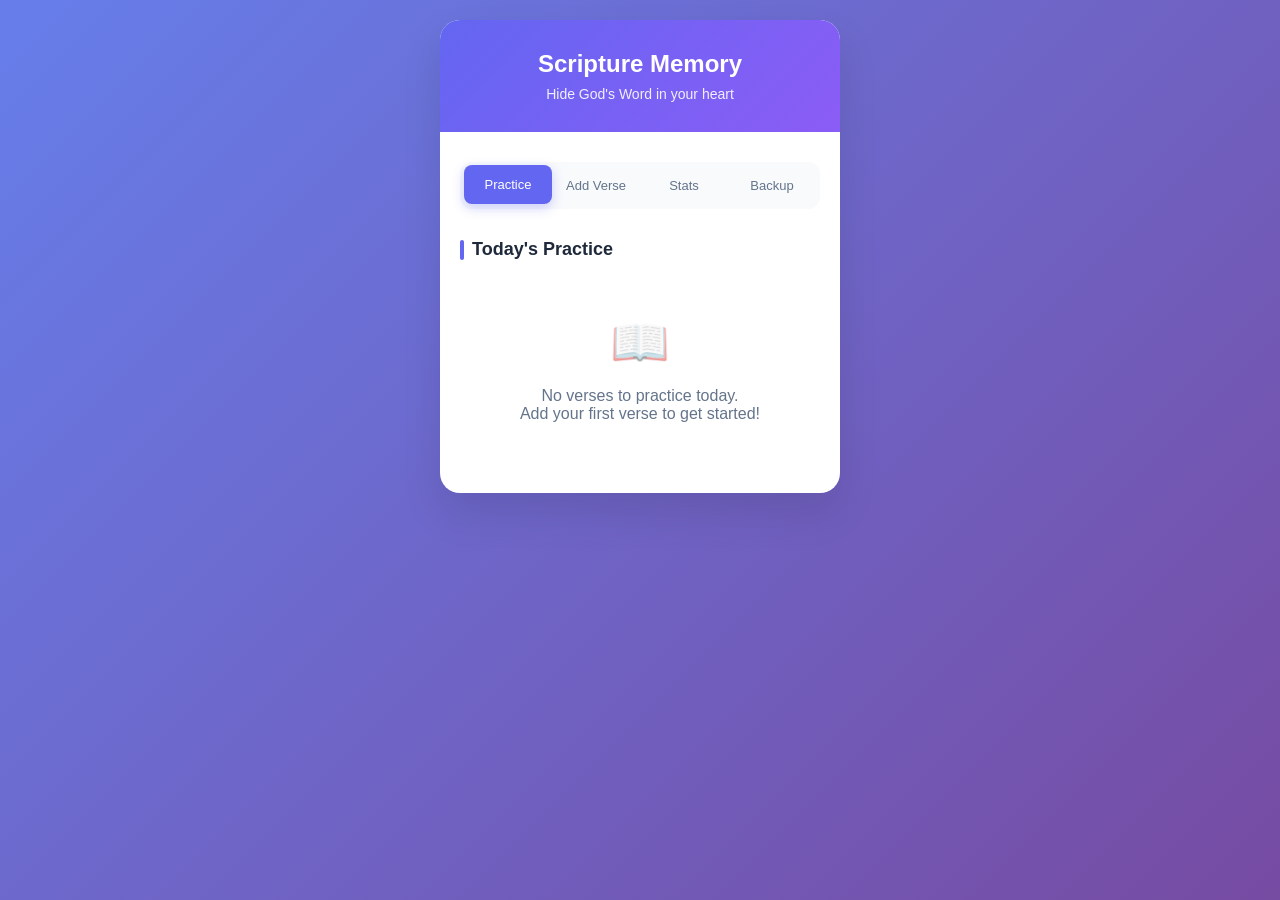
<file: index-ver-0.2.html>
<!DOCTYPE html>
<html lang="en">
<head>
    <meta charset="UTF-8">
    <meta name="viewport" content="width=device-width, initial-scale=1.0">
    <title>Scripture Memory App</title>
    <link rel="manifest" href="[data-uri]">
    <style>
        * {
            margin: 0;
            padding: 0;
            box-sizing: border-box;
        }
        
        body {
            font-family: -apple-system, BlinkMacSystemFont, 'Segoe UI', Roboto, Oxygen, Ubuntu, Cantarell, sans-serif;
            background: linear-gradient(135deg, #667eea 0%, #764ba2 100%);
            min-height: 100vh;
            padding: 20px;
            color: #333;
        }
        
        .container {
            max-width: 400px;
            margin: 0 auto;
            background: white;
            border-radius: 20px;
            box-shadow: 0 20px 40px rgba(0,0,0,0.1);
            overflow: hidden;
        }
        
        .header {
            background: linear-gradient(135deg, #6366f1 0%, #8b5cf6 100%);
            color: white;
            padding: 30px 20px;
            text-align: center;
            position: relative;
        }
        
        .header::before {
            content: '';
            position: absolute;
            bottom: -10px;
            left: 50%;
            transform: translateX(-50%);
            width: 60px;
            height: 6px;
            background: rgba(255,255,255,0.3);
            border-radius: 3px;
        }
        
        .header h1 {
            font-size: 24px;
            margin-bottom: 8px;
            font-weight: 700;
        }
        
        .header p {
            opacity: 0.9;
            font-size: 14px;
        }
        
        .main {
            padding: 30px 20px;
        }
        
        .tab-container {
            display: flex;
            margin-bottom: 30px;
            background: #f8fafc;
            border-radius: 12px;
            padding: 4px;
        }
        
        .tab {
            flex: 1;
            padding: 12px 8px;
            text-align: center;
            background: transparent;
            border: none;
            border-radius: 8px;
            cursor: pointer;
            transition: all 0.3s ease;
            font-size: 13px;
            font-weight: 500;
            color: #64748b;
        }
        
        .tab.active {
            background: #6366f1;
            color: white;
            transform: translateY(-1px);
            box-shadow: 0 4px 12px rgba(99, 102, 241, 0.3);
        }
        
        .tab-content {
            display: none;
        }
        
        .tab-content.active {
            display: block;
        }
        
        .verse-card {
            background: linear-gradient(135deg, #f8fafc 0%, #e2e8f0 100%);
            border-radius: 16px;
            padding: 25px;
            margin-bottom: 20px;
            border-left: 4px solid #6366f1;
            transition: all 0.3s ease;
        }
        
        .verse-card:hover {
            transform: translateY(-2px);
            box-shadow: 0 8px 25px rgba(0,0,0,0.1);
        }
        
        .verse-text {
            font-size: 16px;
            line-height: 1.6;
            margin-bottom: 12px;
            color: #1e293b;
        }
        
        .verse-reference {
            font-size: 14px;
            color: #6366f1;
            font-weight: 600;
            margin-bottom: 8px;
        }
        
        .verse-progress {
            font-size: 12px;
            color: #64748b;
            display: flex;
            align-items: center;
            gap: 8px;
        }
        
        .progress-bar {
            flex: 1;
            height: 4px;
            background: #e2e8f0;
            border-radius: 2px;
            overflow: hidden;
        }
        
        .progress-fill {
            height: 100%;
            background: linear-gradient(90deg, #6366f1, #8b5cf6);
            transition: width 0.3s ease;
        }
        
        .btn {
            width: 100%;
            padding: 16px;
            background: linear-gradient(135deg, #6366f1 0%, #8b5cf6 100%);
            color: white;
            border: none;
            border-radius: 12px;
            font-size: 16px;
            font-weight: 600;
            cursor: pointer;
            transition: all 0.3s ease;
            margin-bottom: 12px;
        }
        
        .btn:hover {
            transform: translateY(-2px);
            box-shadow: 0 8px 25px rgba(99, 102, 241, 0.3);
        }
        
        .btn:active {
            transform: translateY(0);
        }
        
        .btn-secondary {
            background: linear-gradient(135deg, #64748b 0%, #475569 100%);
        }
        
        .btn-danger {
            background: linear-gradient(135deg, #ef4444 0%, #dc2626 100%);
        }
        
        .btn-success {
            background: linear-gradient(135deg, #10b981 0%, #059669 100%);
        }
        
        .input-group {
            margin-bottom: 20px;
        }
        
        .input-group label {
            display: block;
            margin-bottom: 8px;
            font-weight: 600;
            color: #374151;
        }
        
        .input-group input,
        .input-group textarea {
            width: 100%;
            padding: 12px;
            border: 2px solid #e5e7eb;
            border-radius: 8px;
            font-size: 16px;
            transition: border-color 0.3s ease;
        }
        
        .input-group input:focus,
        .input-group textarea:focus {
            outline: none;
            border-color: #6366f1;
        }
        
        .input-group textarea {
            resize: vertical;
            min-height: 100px;
        }
        
        .stats {
            display: grid;
            grid-template-columns: repeat(2, 1fr);
            gap: 15px;
            margin-bottom: 30px;
        }
        
        .stat-card {
            background: linear-gradient(135deg, #f8fafc 0%, #e2e8f0 100%);
            padding: 20px;
            border-radius: 12px;
            text-align: center;
            border: 1px solid #e5e7eb;
        }
        
        .stat-number {
            font-size: 24px;
            font-weight: 700;
            color: #6366f1;
        }
        
        .stat-label {
            font-size: 12px;
            color: #64748b;
            margin-top: 4px;
        }
        
        .section-title {
            font-size: 18px;
            font-weight: 600;
            color: #1e293b;
            margin-bottom: 15px;
            display: flex;
            align-items: center;
            gap: 8px;
        }
        
        .section-title::before {
            content: '';
            width: 4px;
            height: 20px;
            background: #6366f1;
            border-radius: 2px;
        }
        
        .empty-state {
            text-align: center;
            padding: 40px 20px;
            color: #64748b;
        }
        
        .empty-state-icon {
            font-size: 48px;
            margin-bottom: 16px;
            opacity: 0.5;
        }
        
        .modal {
            display: none;
            position: fixed;
            top: 0;
            left: 0;
            right: 0;
            bottom: 0;
            background: rgba(0,0,0,0.5);
            z-index: 1000;
            padding: 20px;
        }
        
        .modal-content {
            background: white;
            max-width: 400px;
            margin: 50px auto;
            border-radius: 16px;
            padding: 30px;
            box-shadow: 0 20px 40px rgba(0,0,0,0.2);
        }
        
        .modal-header {
            font-size: 20px;
            font-weight: 600;
            margin-bottom: 20px;
            color: #1e293b;
        }
        
        .close {
            float: right;
            font-size: 28px;
            cursor: pointer;
            color: #64748b;
            line-height: 1;
            margin-top: -10px;
        }
        
        .close:hover {
            color: #374151;
        }
        
        .no-select {
            -webkit-user-select: none;
            -moz-user-select: none;
            -ms-user-select: none;
            user-select: none;
        }
        
        .verse-actions {
            display: flex;
            gap: 8px;
            margin-top: 12px;
        }
        
        .verse-actions button {
            flex: 1;
            padding: 8px 12px;
            border: none;
            border-radius: 6px;
            font-size: 12px;
            cursor: pointer;
            transition: all 0.2s ease;
        }
        
        .btn-practice {
            background: #10b981;
            color: white;
        }
        
        .btn-practice:hover {
            background: #059669;
        }
        
        .btn-skip {
            background: #f59e0b;
            color: white;
        }
        
        .btn-skip:hover {
            background: #d97706;
        }
    </style>
</head>
<body>
    <div class="container">
        <div class="header">
            <h1>Scripture Memory</h1>
            <p>Hide God's Word in your heart</p>
        </div>
        
        <div class="main">
            <div class="tab-container">
                <button class="tab active" onclick="showTab('practice')">Practice</button>
                <button class="tab" onclick="showTab('add')">Add Verse</button>
                <button class="tab" onclick="showTab('stats')">Stats</button>
                <button class="tab" onclick="showTab('backup')">Backup</button>
            </div>
            
            <div id="practice-tab" class="tab-content active">
                <div class="section-title">Today's Practice</div>
                <div id="daily-verses"></div>
                <div id="weekly-verses"></div>
                <div id="monthly-verses"></div>
                <div id="no-verses" class="empty-state" style="display:none;">
                    <div class="empty-state-icon">📖</div>
                    <p>No verses to practice today.<br>Add your first verse to get started!</p>
                </div>
            </div>
            
            <div id="add-tab" class="tab-content">
                <div class="section-title">Add New Verse</div>
                <div class="input-group">
                    <label for="verse-text">Verse Text (CSB)</label>
                    <textarea id="verse-text" placeholder="Enter the verse text from CSB translation"></textarea>
                </div>
                <div class="input-group">
                    <label for="verse-reference">Reference</label>
                    <input type="text" id="verse-reference" placeholder="e.g., John 3:16">
                </div>
                <button class="btn" onclick="addVerse()">Add Verse</button>
            </div>
            
            <div id="stats-tab" class="tab-content">
                <div class="section-title">Your Progress</div>
                <div class="stats">
                    <div class="stat-card">
                        <div class="stat-number" id="total-verses">0</div>
                        <div class="stat-label">Total Verses</div>
                    </div>
                    <div class="stat-card">
                        <div class="stat-number" id="daily-count">0</div>
                        <div class="stat-label">Daily Practice</div>
                    </div>
                    <div class="stat-card">
                        <div class="stat-number" id="weekly-count">0</div>
                        <div class="stat-label">Weekly Practice</div>
                    </div>
                    <div class="stat-card">
                        <div class="stat-number" id="monthly-count">0</div>
                        <div class="stat-label">Monthly Practice</div>
                    </div>
                </div>
                <div class="section-title">All Verses</div>
                <div id="all-verses-list"></div>
            </div>
            
            <div id="backup-tab" class="tab-content">
                <div class="section-title">Backup & Restore</div>
                <button class="btn" onclick="exportData()">Export Progress</button>
                <div class="input-group">
                    <label for="import-file">Import Progress</label>
                    <input type="file" id="import-file" accept=".json">
                </div>
                <button class="btn btn-secondary" onclick="importData()">Import Data</button>
                <button class="btn btn-danger" onclick="clearAllData()">Clear All Data</button>
            </div>
        </div>
    </div>
    
    <div id="practice-modal" class="modal">
        <div class="modal-content">
            <div class="modal-header">
                <span class="close" onclick="closePracticeModal()">&times;</span>
                Practice Verse
            </div>
            <div id="practice-content"></div>
        </div>
    </div>
    
    <script>
        class ScriptureMemoryApp {
            constructor() {
                this.verses = JSON.parse(localStorage.getItem('scriptureVerses') || '[]');
                this.init();
            }
            
            init() {
                this.updateDisplay();
                this.checkDailyReset();
                this.registerServiceWorker();
            }
            
            checkDailyReset() {
                const today = new Date().toDateString();
                const lastVisit = localStorage.getItem('lastVisit');
                
                if (lastVisit !== today) {
                    localStorage.setItem('lastVisit', today);
                    this.processVersesForNewDay();
                }
            }
            
            processVersesForNewDay() {
                const today = new Date();
                const dayOfWeek = today.getDay(); // 0 = Sunday, 1 = Monday, etc.
                const dayOfMonth = today.getDate();
                
                this.verses = this.verses.map(verse => {
                    // Reset daily practice status
                    if (verse.stage === 'daily') {
                        verse.practicedToday = false;
                    }
                    
                    // Check if daily verses should be promoted to weekly
                    if (verse.stage === 'daily' && verse.daysInStage >= 49) { // 7 weeks
                        verse.stage = 'weekly';
                        verse.weeklyDay = this.getNextWeeklyDay();
                        verse.daysInStage = 0;
                        verse.weeksInStage = 0;
                    }
                    
                    // Check if weekly verses should be promoted to monthly
                    if (verse.stage === 'weekly' && verse.weeksInStage >= 28) { // 7 months (4 weeks each)
                        verse.stage = 'monthly';
                        verse.monthlyDay = this.getNextMonthlyDay();
                        verse.weeksInStage = 0;
                        verse.monthsInStage = 0;
                    }
                    
                    // Check if monthly verses should be retired
                    if (verse.stage === 'monthly' && verse.monthsInStage >= 84) { // 7 years (12 months each)
                        verse.stage = 'retired';
                    }
                    
                    // Update counters
                    if (verse.stage === 'daily') {
                        verse.daysInStage++;
                    } else if (verse.stage === 'weekly' && verse.weeklyDay === dayOfWeek) {
                        verse.weeksInStage++;
                    } else if (verse.stage === 'monthly' && verse.monthlyDay === dayOfMonth) {
                        verse.monthsInStage++;
                    }
                    
                    return verse;
                });
                
                this.saveData();
            }
            
            getNextWeeklyDay() {
                const weeklyVerseCounts = [0, 0, 0, 0, 0, 0, 0]; // Sunday to Saturday
                
                this.verses.forEach(verse => {
                    if (verse.stage === 'weekly') {
                        weeklyVerseCounts[verse.weeklyDay]++;
                    }
                });
                
                // Find the day with the least verses
                let minCount = Math.min(...weeklyVerseCounts);
                return weeklyVerseCounts.indexOf(minCount);
            }
            
            getNextMonthlyDay() {
                const monthlyVerseCounts = new Array(30).fill(0); // Days 1-30
                
                this.verses.forEach(verse => {
                    if (verse.stage === 'monthly') {
                        monthlyVerseCounts[verse.monthlyDay - 1]++;
                    }
                });
                
                // Find the day with the least verses
                let minCount = Math.min(...monthlyVerseCounts);
                return monthlyVerseCounts.indexOf(minCount) + 1;
            }
            
            addVerse(text, reference) {
                const verse = {
                    id: Date.now(),
                    text: text,
                    reference: reference,
                    stage: 'daily',
                    daysInStage: 0,
                    weeksInStage: 0,
                    monthsInStage: 0,
                    weeklyDay: null,
                    monthlyDay: null,
                    practicedToday: false,
                    addedDate: new Date().toISOString()
                };
                
                this.verses.push(verse);
                this.saveData();
                this.updateDisplay();
            }
            
            practiceVerse(verseId) {
                const verse = this.verses.find(v => v.id === verseId);
                if (verse) {
                    verse.practicedToday = true;
                    this.saveData();
                    this.updateDisplay();
                    closePracticeModal();
                }
            }
            
            getTodaysVerses() {
                const today = new Date();
                const dayOfWeek = today.getDay();
                const dayOfMonth = today.getDate();
                const isFebruary = today.getMonth() === 1;
                const isLeapYear = today.getFullYear() % 4 === 0;
                
                return {
                    daily: this.verses.filter(v => v.stage === 'daily'),
                    weekly: this.verses.filter(v => v.stage === 'weekly' && v.weeklyDay === dayOfWeek),
                    monthly: this.verses.filter(v => {
                        if (v.stage !== 'monthly') return false;
                        
                        // Handle February special cases
                        if (isFebruary) {
                            const lastDayOfMonth = isLeapYear ? 29 : 28;
                            if (dayOfMonth === lastDayOfMonth) {
                                return v.monthlyDay >= lastDayOfMonth && v.monthlyDay <= 30;
                            }
                        }
                        
                        return v.monthlyDay === dayOfMonth;
                    })
                };
            }
            
            updateDisplay() {
                this.updatePracticeTab();
                this.updateStatsTab();
            }
            
            updatePracticeTab() {
                const todaysVerses = this.getTodaysVerses();
                const dailyContainer = document.getElementById('daily-verses');
                const weeklyContainer = document.getElementById('weekly-verses');
                const monthlyContainer = document.getElementById('monthly-verses');
                const noVersesContainer = document.getElementById('no-verses');
                
                const totalTodayVerses = todaysVerses.daily.length + todaysVerses.weekly.length + todaysVerses.monthly.length;
                
                if (totalTodayVerses === 0) {
                    noVersesContainer.style.display = 'block';
                    dailyContainer.innerHTML = '';
                    weeklyContainer.innerHTML = '';
                    monthlyContainer.innerHTML = '';
                    return;
                }
                
                noVersesContainer.style.display = 'none';
                
                // Daily verses
                if (todaysVerses.daily.length > 0) {
                    dailyContainer.innerHTML = '<div class="section-title">Daily Practice (7 weeks)</div>' +
                        todaysVerses.daily.map(verse => this.createVerseCard(verse)).join('');
                } else {
                    dailyContainer.innerHTML = '';
                }
                
                // Weekly verses
                if (todaysVerses.weekly.length > 0) {
                    const dayNames = ['Sunday', 'Monday', 'Tuesday', 'Wednesday', 'Thursday', 'Friday', 'Saturday'];
                    const today = new Date().getDay();
                    weeklyContainer.innerHTML = `<div class="section-title">Weekly Practice - ${dayNames[today]}</div>` +
                        todaysVerses.weekly.map(verse => this.createVerseCard(verse)).join('');
                } else {
                    weeklyContainer.innerHTML = '';
                }
                
                // Monthly verses
                if (todaysVerses.monthly.length > 0) {
                    const dayOfMonth = new Date().getDate();
                    monthlyContainer.innerHTML = `<div class="section-title">Monthly Practice - Day ${dayOfMonth}</div>` +
                        todaysVerses.monthly.map(verse => this.createVerseCard(verse)).join('');
                } else {
                    monthlyContainer.innerHTML = '';
                }
            }
            
            createVerseCard(verse) {
                const progress = this.getVerseProgress(verse);
                const practiceStatus = verse.practicedToday ? 'Practiced Today ✓' : 'Not Practiced';
                const practiceClass = verse.practicedToday ? 'btn-success' : 'btn-practice';
                
                return `
                    <div class="verse-card">
                        <div class="verse-reference">${verse.reference}</div>
                        <div class="verse-text">${verse.text}</div>
                        <div class="verse-progress">
                            <span>${progress.text}</span>
                            <div class="progress-bar">
                                <div class="progress-fill" style="width: ${progress.percentage}%"></div>
                            </div>
                        </div>
                        <div class="verse-actions">
                            <button class="btn-practice ${practiceClass}" onclick="showPracticeModal(${verse.id})">
                                ${verse.practicedToday ? 'Review' : 'Practice'}
                            </button>
                            <button class="btn-skip" onclick="skipVerse(${verse.id})">
                                ${verse.practicedToday ? 'Mark Unpracticed' : 'Skip Today'}
                            </button>
                        </div>
                    </div>
                `;
            }
            
            getVerseProgress(verse) {
                let progress = { text: '', percentage: 0 };
                
                if (verse.stage === 'daily') {
                    const weeksCompleted = Math.floor(verse.daysInStage / 7);
                    progress.text = `Week ${weeksCompleted + 1} of 7`;
                    progress.percentage = (verse.daysInStage / 49) * 100;
                } else if (verse.stage === 'weekly') {
                    const monthsCompleted = Math.floor(verse.weeksInStage / 4);
                    progress.text = `Month ${monthsCompleted + 1} of 7`;
                    progress.percentage = (verse.weeksInStage / 28) * 100;
                } else if (verse.stage === 'monthly') {
                    const yearsCompleted = Math.floor(verse.monthsInStage / 12);
                    progress.text = `Year ${yearsCompleted + 1} of 7`;
                    progress.percentage = (verse.monthsInStage / 84) * 100;
                }
                
                return progress;
            }
            
            updateStatsTab() {
                const stats = this.getStats();
                document.getElementById('total-verses').textContent = stats.total;
                document.getElementById('daily-count').textContent = stats.daily;
                document.getElementById('weekly-count').textContent = stats.weekly;
                document.getElementById('monthly-count').textContent = stats.monthly;
                
                const allVersesList = document.getElementById('all-verses-list');
                if (this.verses.length === 0) {
                    allVersesList.innerHTML = '<div class="empty-state"><div class="empty-state-icon">📖</div><p>No verses added yet</p></div>';
                } else {
                    allVersesList.innerHTML = this.verses.map(verse => this.createVerseCard(verse)).join('');
                }
            }
            
            getStats() {
                return {
                    total: this.verses.length,
                    daily: this.verses.filter(v => v.stage === 'daily').length,
                    weekly: this.verses.filter(v => v.stage === 'weekly').length,
                    monthly: this.verses.filter(v => v.stage === 'monthly').length
                };
            }
            
            saveData() {
                localStorage.setItem('scriptureVerses', JSON.stringify(this.verses));
            }
            
            exportData() {
                const data = {
                    verses: this.verses,
                    exportDate: new Date().toISOString(),
                    version: '1.0'
                };
                
                const blob = new Blob([JSON.stringify(data, null, 2)], { type: 'application/json' });
                const url = URL.createObjectURL(blob);
                const a = document.createElement('a');
                a.href = url;
                a.download = `scripture-memory-backup-${new Date().toISOString().split('T')[0]}.json`;
                a.click();
                URL.revokeObjectURL(url);
            }
            
            importData() {
                const fileInput = document.getElementById('import-file');
                const file = fileInput.files[0];
                
                if (!file) {
                    alert('Please select a file to import');
                    return;
                }
                
                const reader = new FileReader();
                reader.onload = (e) => {
                    try {
                        const data = JSON.parse(e.target.result);
                        if (data.verses && Array.isArray(data.verses)) {
                            this.verses = data.verses;
                            this.saveData();
                            this.updateDisplay();
                            alert('Data imported successfully!');
                        } else {
                            alert('Invalid backup file format');
                        }
                    } catch (error) {
                        alert('Error reading backup file');
                    }
                };
                reader.readAsText(file);
            }
            
            clearAllData() {
                if (confirm('Are you sure you want to delete all verses? This cannot be undone.')) {
                    this.verses = [];
                    this.saveData();
                    this.updateDisplay();
                    alert('All data has been cleared');
                }
            }
            
            registerServiceWorker() {
                if ('serviceWorker' in navigator) {
                    navigator.serviceWorker.register('/sw.js').catch(console.error);
                }
            }
        }
        
        // Global app instance
        let app;
        
        // Initialize app when DOM is loaded
        document.addEventListener('DOMContentLoaded', () => {
            app = new ScriptureMemoryApp();
        });
        
        // Tab switching
        function showTab(tabName) {
            // Hide all tabs
            document.querySelectorAll('.tab-content').forEach(tab => {
                tab.classList.remove('active');
            });
            document.querySelectorAll('.tab').forEach(tab => {
                tab.classList.remove('active');
            });
            
            // Show selected tab
            document.getElementById(`${tabName}-tab`).classList.add('active');
            event.target.classList.add('active');
        }
        
        // Add verse functionality
        function addVerse() {
            const text = document.getElementById('verse-text').value.trim();
            const reference = document.getElementById('verse-reference').value.trim();
            
            if (!text || !reference) {
                alert('Please enter both verse text and reference');
                return;
            }
            
            app.addVerse(text, reference);
            
            // Clear form
            document.getElementById('verse-text').value = '';
            document.getElementById('verse-reference').value = '';
            
            // Switch to practice tab
            showTab('practice');
            document.querySelector('.tab').click();
            
            alert('Verse added successfully!');
        }
        
        // Practice modal functionality
        function showPracticeModal(verseId) {
            const verse = app.verses.find(v => v.id === verseId);
            if (!verse) return;
            
            const modal = document.getElementById('practice-modal');
            const content = document.getElementById('practice-content');
            
            content.innerHTML = `
                <div class="verse-card">
                    <div class="verse-reference">${verse.reference}</div>
                    <div class="verse-text no-select">${verse.text}</div>
                    <div style="margin-top: 20px;">
                        <button class="btn btn-success" onclick="app.practiceVerse(${verse.id})">
                            Mark as Practiced
                        </button>
                        <button class="btn btn-secondary" onclick="closePracticeModal()">
                            Cancel
                        </button>
                    </div>
                </div>
            `;
            
            modal.style.display = 'block';
        }
        
        function closePracticeModal() {
            document.getElementById('practice-modal').style.display = 'none';
        }
        
        // Skip/toggle practice status
        function skipVerse(verseId) {
            const verse = app.verses.find(v => v.id === verseId);
            if (verse) {
                verse.practicedToday = !verse.practicedToday;
                app.saveData();
                app.updateDisplay();
            }
        }
        
        // Export data
        function exportData() {
            app.exportData();
        }
        
        // Import data
        function importData() {
            app.importData();
        }
        
        // Clear all data
        function clearAllData() {
            app.clearAllData();
        }
        
        // Close modal when clicking outside
        window.onclick = function(event) {
            const modal = document.getElementById('practice-modal');
            if (event.target === modal) {
                closePracticeModal();
            }
        }
        
        // Service Worker for PWA functionality
        const swCode = `
            const CACHE_NAME = 'scripture-memory-v1';
            const urlsToCache = [
                '/',
                '/index.html'
            ];
            
            self.addEventListener('install', event => {
                event.waitUntil(
                    caches.open(CACHE_NAME)
                        .then(cache => cache.addAll(urlsToCache))
                );
            });
            
            self.addEventListener('fetch', event => {
                event.respondWith(
                    caches.match(event.request)
                        .then(response => {
                            if (response) {
                                return response;
                            }
                            return fetch(event.request);
                        })
                );
            });
        `;
        
        // Register service worker inline
        if ('serviceWorker' in navigator) {
            const blob = new Blob([swCode], { type: 'application/javascript' });
            const swUrl = URL.createObjectURL(blob);
            navigator.serviceWorker.register(swUrl).catch(console.error);
        }
    </script>
</body>
</html>
</file>
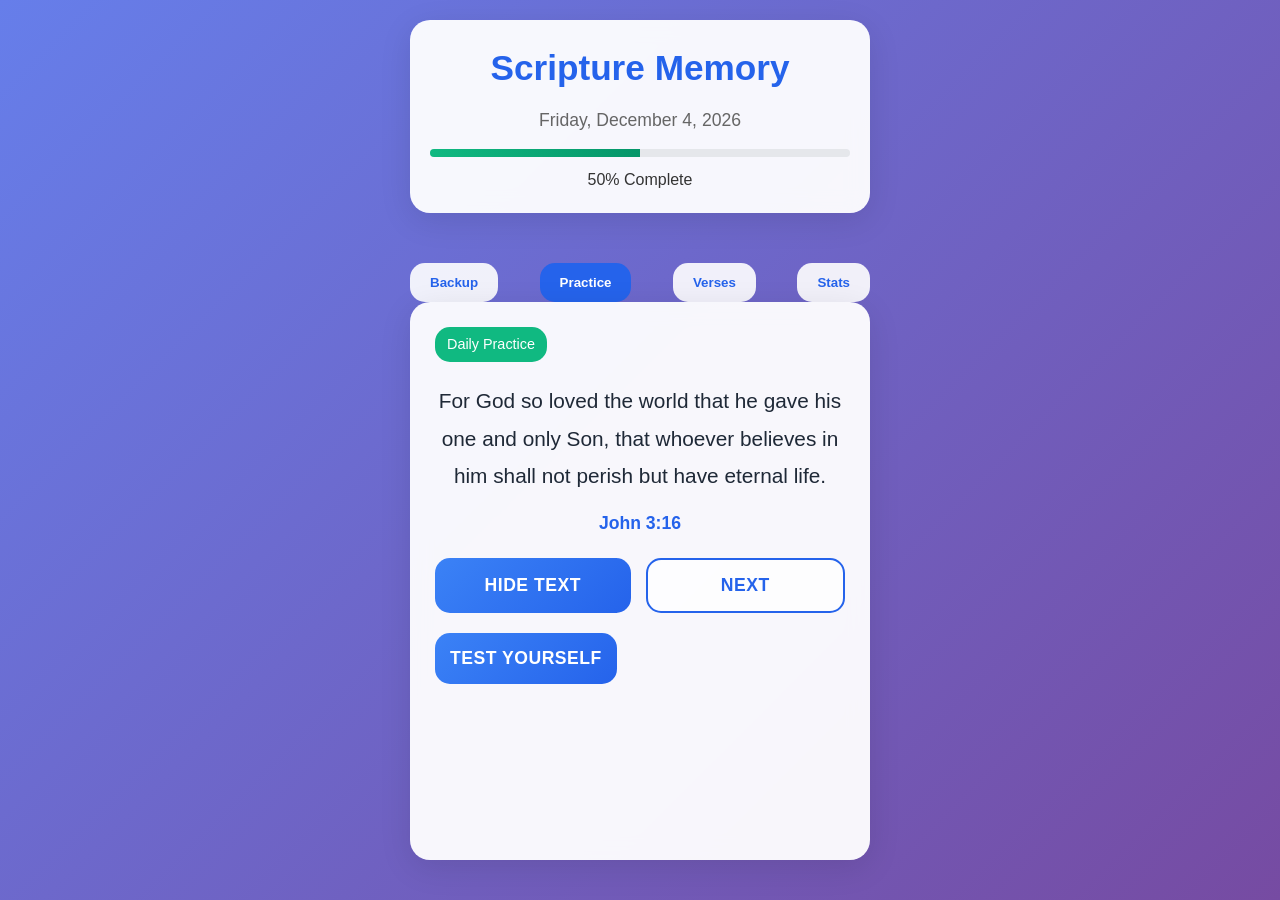
<file: index-ver-0.3.html>
<!DOCTYPE html>
<html lang="en">
<head>
    <meta charset="UTF-8">
    <meta name="viewport" content="width=device-width, initial-scale=1.0">
    <title>Scripture Memory</title>
    <meta name="theme-color" content="#2563eb">
    <meta name="description" content="Scripture Memory Application - Learn and memorize Bible verses">
    
    <!-- PWA Manifest -->
    <link rel="manifest" href="[data-uri]">
    
    <!-- Service Worker Registration -->
    <script>
        if ('serviceWorker' in navigator) {
            navigator.serviceWorker.register('[data-uri]');
        }
    </script>
    
    <style>
        * {
            margin: 0;
            padding: 0;
            box-sizing: border-box;
        }
        
        body {
            font-family: -apple-system, BlinkMacSystemFont, 'Segoe UI', Roboto, sans-serif;
            background: linear-gradient(135deg, #667eea 0%, #764ba2 100%);
            min-height: 100vh;
            color: #333;
            line-height: 1.6;
        }
        
        .app-container {
            max-width: 500px;
            margin: 0 auto;
            padding: 20px;
            min-height: 100vh;
            display: flex;
            flex-direction: column;
        }
        
        .header {
            text-align: center;
            margin-bottom: 30px;
            padding: 20px;
            background: rgba(255, 255, 255, 0.95);
            backdrop-filter: blur(10px);
            border-radius: 20px;
            box-shadow: 0 8px 32px rgba(0, 0, 0, 0.1);
        }
        
        .header h1 {
            color: #2563eb;
            font-size: 2.2em;
            margin-bottom: 10px;
            font-weight: 700;
        }
        
        .date-display {
            font-size: 1.1em;
            color: #666;
            margin-bottom: 15px;
        }
        
        .progress-bar {
            width: 100%;
            height: 8px;
            background: #e5e7eb;
            border-radius: 4px;
            overflow: hidden;
            margin-bottom: 10px;
        }
        
        .progress-fill {
            height: 100%;
            background: linear-gradient(90deg, #10b981, #059669);
            transition: width 0.3s ease;
        }
        
        .verse-container {
            background: rgba(255, 255, 255, 0.95);
            backdrop-filter: blur(10px);
            border-radius: 20px;
            padding: 25px;
            margin-bottom: 20px;
            box-shadow: 0 8px 32px rgba(0, 0, 0, 0.1);
            flex: 1;
        }
        
        .verse-text {
            font-size: 1.3em;
            line-height: 1.8;
            margin-bottom: 15px;
            color: #1f2937;
            text-align: center;
            font-weight: 500;
        }
        
        .verse-reference {
            font-size: 1.1em;
            color: #2563eb;
            font-weight: 600;
            text-align: center;
            margin-bottom: 20px;
        }
        
        .verse-type {
            display: inline-block;
            background: #10b981;
            color: white;
            padding: 6px 12px;
            border-radius: 15px;
            font-size: 0.9em;
            font-weight: 500;
            margin-bottom: 20px;
        }
        
        .controls {
            display: flex;
            gap: 15px;
            margin-bottom: 20px;
        }
        
        .btn {
            flex: 1;
            padding: 15px;
            border: none;
            border-radius: 15px;
            font-size: 1.1em;
            font-weight: 600;
            cursor: pointer;
            transition: all 0.3s ease;
            text-transform: uppercase;
            letter-spacing: 0.5px;
        }
        
        .btn-primary {
            background: linear-gradient(135deg, #3b82f6, #2563eb);
            color: white;
        }
        
        .btn-primary:hover {
            transform: translateY(-2px);
            box-shadow: 0 8px 25px rgba(59, 130, 246, 0.4);
        }
        
        .btn-secondary {
            background: rgba(255, 255, 255, 0.8);
            color: #2563eb;
            border: 2px solid #2563eb;
        }
        
        .btn-secondary:hover {
            background: #2563eb;
            color: white;
            transform: translateY(-2px);
        }
        
        .btn-success {
            background: linear-gradient(135deg, #10b981, #059669);
            color: white;
        }
        
        .btn-success:hover {
            transform: translateY(-2px);
            box-shadow: 0 8px 25px rgba(16, 185, 129, 0.4);
        }
        
        .hidden {
            display: none;
        }
        
        .verse-input {
            width: 100%;
            padding: 15px;
            border: 2px solid #e5e7eb;
            border-radius: 15px;
            font-size: 1.1em;
            margin-bottom: 15px;
            background: rgba(255, 255, 255, 0.9);
            resize: vertical;
            min-height: 100px;
        }
        
        .verse-input:focus {
            outline: none;
            border-color: #3b82f6;
            box-shadow: 0 0 0 3px rgba(59, 130, 246, 0.1);
        }
        
        .stats-grid {
            display: grid;
            grid-template-columns: repeat(auto-fit, minmax(120px, 1fr));
            gap: 15px;
            margin-bottom: 20px;
        }
        
        .stat-card {
            background: rgba(255, 255, 255, 0.9);
            padding: 15px;
            border-radius: 15px;
            text-align: center;
            box-shadow: 0 4px 15px rgba(0, 0, 0, 0.1);
        }
        
        .stat-number {
            font-size: 2em;
            font-weight: 700;
            color: #2563eb;
            display: block;
        }
        
        .stat-label {
            font-size: 0.9em;
            color: #666;
            margin-top: 5px;
        }
        
        .navigation {
            display: flex;
            justify-content: space-between;
            gap: 10px;
            margin-top: 20px;
        }
        
        .nav-btn {
            padding: 12px 20px;
            background: rgba(255, 255, 255, 0.9);
            border: none;
            border-radius: 15px;
            font-weight: 600;
            cursor: pointer;
            transition: all 0.3s ease;
            color: #2563eb;
        }
        
        .nav-btn:hover {
            background: #2563eb;
            color: white;
            transform: translateY(-2px);
        }
        
        .nav-btn.active {
            background: #2563eb;
            color: white;
        }
        
        .verse-management {
            background: rgba(255, 255, 255, 0.95);
            backdrop-filter: blur(10px);
            border-radius: 20px;
            padding: 25px;
            margin-bottom: 20px;
            box-shadow: 0 8px 32px rgba(0, 0, 0, 0.1);
        }
        
        .verse-list {
            max-height: 400px;
            overflow-y: auto;
            margin-bottom: 20px;
        }
        
        .verse-item {
            background: rgba(255, 255, 255, 0.8);
            padding: 15px;
            border-radius: 10px;
            margin-bottom: 10px;
            border-left: 4px solid #3b82f6;
        }
        
        .verse-item-ref {
            font-weight: 600;
            color: #2563eb;
            margin-bottom: 5px;
        }
        
        .verse-item-text {
            font-size: 0.9em;
            color: #666;
            margin-bottom: 5px;
        }
        
        .verse-item-status {
            font-size: 0.8em;
            color: #10b981;
            font-weight: 500;
        }
        
        .add-verse-form {
            display: flex;
            flex-direction: column;
            gap: 15px;
        }
        
        .form-input {
            padding: 12px;
            border: 2px solid #e5e7eb;
            border-radius: 10px;
            font-size: 1em;
            background: rgba(255, 255, 255, 0.9);
        }
        
        .form-input:focus {
            outline: none;
            border-color: #3b82f6;
        }
        
        .comparison-result {
            margin-top: 15px;
            padding: 15px;
            border-radius: 10px;
            font-weight: 500;
        }
        
        .comparison-success {
            background: #d1fae5;
            color: #065f46;
            border: 1px solid #10b981;
        }
        
        .comparison-partial {
            background: #fef3c7;
            color: #92400e;
            border: 1px solid #f59e0b;
        }
        
        .comparison-error {
            background: #fee2e2;
            color: #991b1b;
            border: 1px solid #ef4444;
        }
        
        @media (max-width: 480px) {
            .app-container {
                padding: 15px;
            }
            
            .controls {
                flex-direction: column;
                gap: 10px;
            }
            
            .btn {
                padding: 12px;
            }
            
            .verse-text {
                font-size: 1.2em;
            }
            
            .stats-grid {
                grid-template-columns: repeat(2, 1fr);
            }
        }
    </style>
</head>
<body>
    <div class="app-container">
        <div class="header">
            <h1>Scripture Memory</h1>
            <div class="date-display" id="dateDisplay"></div>
            <div class="progress-bar">
                <div class="progress-fill" id="progressFill"></div>
            </div>
            <div id="progressText">0% Complete</div>
        </div>
        
        <div class="navigation">
            <button class="nav-btn" onclick="showView('backup')">Backup</button>
            <button class="nav-btn active" onclick="showView('practice')">Practice</button>
            <button class="nav-btn" onclick="showView('verses')">Verses</button>
            <button class="nav-btn" onclick="showView('stats')">Stats</button>
        </div>
        
        <!-- Practice View -->
        <div id="practiceView" class="verse-container">
            <div id="noVersesMessage" class="hidden">
                <h2 style="text-align: center; color: #666; margin-bottom: 20px;">No verses to practice today</h2>
                <p style="text-align: center; color: #666;">Add your first verse to get started!</p>
            </div>
            
            <div id="practiceContent" class="hidden">
                <div class="verse-type" id="verseType">Daily Practice</div>
                <div class="verse-text" id="verseText"></div>
                <div class="verse-reference" id="verseReference"></div>
                
                <div class="controls">
                    <button class="btn btn-primary" id="showHideBtn" onclick="toggleVerse()">Hide Text</button>
                    <button class="btn btn-secondary" onclick="nextVerse()">Next</button>
                </div>
                
                <div id="testSection" class="hidden">
                    <textarea class="verse-input" id="verseInput" placeholder="Type the verse here..."></textarea>
                    <button class="btn btn-success" onclick="checkVerse()">Check</button>
                    <div id="comparisonResult" class="comparison-result hidden"></div>
                </div>
                
                <button class="btn btn-primary" id="testBtn" onclick="startTest()">Test Yourself</button>
            </div>
        </div>
        
        <!-- Verses View -->
        <div id="versesView" class="verse-management hidden">
            <h2 style="margin-bottom: 20px; color: #2563eb;">Manage Verses</h2>
            
            <div class="add-verse-form">
                <input type="text" class="form-input" id="verseRefInput" placeholder="Reference (e.g., John 3:16)">
                <textarea class="form-input" id="verseTextInput" placeholder="Verse text..." rows="4"></textarea>
                <button class="btn btn-primary" onclick="addVerse()">Add Verse</button>
            </div>
            
            <div class="verse-list" id="verseList"></div>
        </div>
        
        <!-- Stats View -->
        <div id="statsView" class="verse-management hidden">
            <h2 style="margin-bottom: 20px; color: #2563eb;">Statistics</h2>
            
            <div class="stats-grid">
                <div class="stat-card">
                    <span class="stat-number" id="totalVerses">0</span>
                    <div class="stat-label">Total Verses</div>
                </div>
                <div class="stat-card">
                    <span class="stat-number" id="dailyVerses">0</span>
                    <div class="stat-label">Daily Practice</div>
                </div>
                <div class="stat-card">
                    <span class="stat-number" id="weeklyVerses">0</span>
                    <div class="stat-label">Weekly Practice</div>
                </div>
                <div class="stat-card">
                    <span class="stat-number" id="monthlyVerses">0</span>
                    <div class="stat-label">Monthly Practice</div>
                </div>
            </div>
            
            <div class="verse-list" id="statsVerseList"></div>
        </div>
    
        <!-- Backup View -->
        <div id="backupView" class="verse-management hidden">
            <h2 style="margin-bottom: 20px; color: #2563eb;">Backup & Import</h2>
            
            <button class="btn btn-primary" onclick="app.exportData()">Export Backup</button>

            <div style="margin-top: 20px;">
                <input type="file" id="importFile" accept=".json">
                <button class="btn btn-success" style="margin-top: 10px;" onclick="app.importData()">Import Backup</button>
            </div>
        </div>

    <script>
        class ScriptureMemoryApp {

    exportData() {
        const dataStr = JSON.stringify(this.verses, null, 2);
        const blob = new Blob([dataStr], { type: "application/json" });
        const url = URL.createObjectURL(blob);
        
        const a = document.createElement("a");
        a.href = url;
        a.download = "scripture_memory_backup.json";
        a.click();
        
        URL.revokeObjectURL(url);
    }

    importData() {
        const fileInput = document.getElementById('importFile');
        if (!fileInput.files.length) {
            alert('Please select a file to import.');
            return;
        }

        const reader = new FileReader();
        reader.onload = (e) => {
            try {
                const importedVerses = JSON.parse(e.target.result);
                if (!Array.isArray(importedVerses)) {
                    throw new Error('Invalid format');
                }

                this.verses = importedVerses;
                this.saveData();
                this.updateTodaysVerses();
                this.updateDisplay();
                this.updateStats();
                this.updateVerseList();

                alert('Import successful!');
            } catch (error) {
                alert('Import failed. Invalid file format.');
            }
        };
        reader.readAsText(fileInput.files[0]);
    }

            constructor() {
                this.verses = JSON.parse(localStorage.getItem('scriptureVerses') || '[]');
                this.currentVerseIndex = 0;
                this.todaysVerses = [];
                this.verseHidden = false;
                this.currentView = 'practice';
                
                this.initializeApp();
            }
            
            initializeApp() {
                this.updateDateDisplay();
                this.processVerses();
                this.updateTodaysVerses();
                this.updateDisplay();
                this.updateStats();
                
                // Auto-save every 30 seconds
                setInterval(() => this.saveData(), 30000);
            }
            
            updateDateDisplay() {
                const now = new Date();
                const options = { 
                    weekday: 'long', 
                    year: 'numeric', 
                    month: 'long', 
                    day: 'numeric' 
                };
                document.getElementById('dateDisplay').textContent = now.toLocaleDateString('en-US', options);
            }
            
            processVerses() {
                const today = new Date();
                const currentTime = today.getTime();
                
                this.verses.forEach(verse => {
                    const addedDate = new Date(verse.addedDate);
                    const daysSinceAdded = Math.floor((currentTime - addedDate.getTime()) / (1000 * 60 * 60 * 24));
                    
                    // Update verse status based on time elapsed
                    if (verse.status === 'daily' && daysSinceAdded >= 49) { // 7 weeks
                        this.promoteToWeekly(verse);
                    } else if (verse.status === 'weekly' && this.getWeeksSincePromotion(verse) >= 28) { // 7 months
                        this.promoteToMonthly(verse);
                    } else if (verse.status === 'monthly' && this.getMonthsSincePromotion(verse) >= 84) { // 7 years
                        this.retireVerse(verse);
                    }
                });
                
                this.saveData();
            }
            
            promoteToWeekly(verse) {
                const weeklyVerses = this.verses.filter(v => v.status === 'weekly');
                const dayOfWeek = weeklyVerses.length % 7;
                const days = ['Sunday', 'Monday', 'Tuesday', 'Wednesday', 'Thursday', 'Friday', 'Saturday'];
                
                verse.status = 'weekly';
                verse.weeklyDay = days[dayOfWeek];
                verse.promotedToWeekly = new Date().toISOString();
            }
            
            promoteToMonthly(verse) {
                const monthlyVerses = this.verses.filter(v => v.status === 'monthly');
                const dayOfMonth = (monthlyVerses.length % 30) + 1;
                
                verse.status = 'monthly';
                verse.monthlyDay = dayOfMonth;
                verse.promotedToMonthly = new Date().toISOString();
            }
            
            retireVerse(verse) {
                verse.status = 'retired';
                verse.retiredDate = new Date().toISOString();
            }
            
            getWeeksSincePromotion(verse) {
                if (!verse.promotedToWeekly) return 0;
                const promotionDate = new Date(verse.promotedToWeekly);
                const now = new Date();
                return Math.floor((now - promotionDate) / (1000 * 60 * 60 * 24 * 7));
            }
            
            getMonthsSincePromotion(verse) {
                if (!verse.promotedToMonthly) return 0;
                const promotionDate = new Date(verse.promotedToMonthly);
                const now = new Date();
                return Math.floor((now - promotionDate) / (1000 * 60 * 60 * 24 * 30));
            }
            
            updateTodaysVerses() {
                const today = new Date();
                const dayOfWeek = today.getDay();
                const dayOfMonth = today.getDate();
                const days = ['Sunday', 'Monday', 'Tuesday', 'Wednesday', 'Thursday', 'Friday', 'Saturday'];
                
                this.todaysVerses = [];
                
                // Daily verses
                this.verses.filter(v => v.status === 'daily').forEach(verse => {
                    this.todaysVerses.push({...verse, practiceType: 'Daily Practice'});
                });
                
                // Weekly verses
                this.verses.filter(v => v.status === 'weekly' && v.weeklyDay === days[dayOfWeek]).forEach(verse => {
                    this.todaysVerses.push({...verse, practiceType: 'Weekly Practice'});
                });
                
                // Monthly verses
                this.verses.filter(v => v.status === 'monthly').forEach(verse => {
                    let shouldPractice = false;
                    
                    if (verse.monthlyDay <= dayOfMonth) {
                        shouldPractice = true;
                    }
                    
                    // February special handling
                    if (today.getMonth() === 1) { // February
                        const isLeapYear = today.getFullYear() % 4 === 0;
                        const lastDay = isLeapYear ? 29 : 28;
                        
                        if (dayOfMonth === lastDay && verse.monthlyDay >= 29) {
                            shouldPractice = true;
                        }
                    }
                    
                    // 31-day months - no practice on 31st
                    if (dayOfMonth === 31) {
                        shouldPractice = false;
                    }
                    
                    if (shouldPractice && verse.monthlyDay === dayOfMonth) {
                        this.todaysVerses.push({...verse, practiceType: 'Monthly Practice'});
                    }
                });
                
                this.currentVerseIndex = 0;
            }
            
            updateDisplay() {
                const practiceContent = document.getElementById('practiceContent');
                const noVersesMessage = document.getElementById('noVersesMessage');
                
                if (this.todaysVerses.length === 0) {
                    practiceContent.classList.add('hidden');
                    noVersesMessage.classList.remove('hidden');
                    this.updateProgress(0);
                    return;
                }
                
                practiceContent.classList.remove('hidden');
                noVersesMessage.classList.add('hidden');
                
                const currentVerse = this.todaysVerses[this.currentVerseIndex];
                document.getElementById('verseType').textContent = currentVerse.practiceType;
                document.getElementById('verseText').textContent = currentVerse.text;
                document.getElementById('verseReference').textContent = currentVerse.reference;
                
                // Update progress
                const progress = ((this.currentVerseIndex + 1) / this.todaysVerses.length) * 100;
                this.updateProgress(progress);
                
                // Reset verse visibility
                this.verseHidden = false;
                document.getElementById('showHideBtn').textContent = 'Hide Text';
                document.getElementById('verseText').classList.remove('hidden');
                document.getElementById('testSection').classList.add('hidden');
                document.getElementById('testBtn').classList.remove('hidden');
                document.getElementById('comparisonResult').classList.add('hidden');
                document.getElementById('verseInput').value = '';
            }
            
            updateProgress(percentage) {
                const progressFill = document.getElementById('progressFill');
                const progressText = document.getElementById('progressText');
                
                progressFill.style.width = percentage + '%';
                progressText.textContent = Math.round(percentage) + '% Complete';
            }
            
            toggleVerse() {
                const verseText = document.getElementById('verseText');
                const showHideBtn = document.getElementById('showHideBtn');
                
                if (this.verseHidden) {
                    verseText.classList.remove('hidden');
                    showHideBtn.textContent = 'Hide Text';
                    this.verseHidden = false;
                } else {
                    verseText.classList.add('hidden');
                    showHideBtn.textContent = 'Show Text';
                    this.verseHidden = true;
                }
            }
            
            nextVerse() {
                if (this.todaysVerses.length === 0) return;
                
                this.currentVerseIndex = (this.currentVerseIndex + 1) % this.todaysVerses.length;
                this.updateDisplay();
            }
            
            startTest() {
                document.getElementById('testSection').classList.remove('hidden');
                document.getElementById('testBtn').classList.add('hidden');
                document.getElementById('verseInput').focus();
            }
            
            checkVerse() {
                const userInput = document.getElementById('verseInput').value.trim();
                const currentVerse = this.todaysVerses[this.currentVerseIndex];
                const correctText = currentVerse.text.toLowerCase();
                const userText = userInput.toLowerCase();
                
                const resultDiv = document.getElementById('comparisonResult');
                resultDiv.classList.remove('hidden');
                
                // Simple comparison - can be enhanced with more sophisticated matching
                const similarity = this.calculateSimilarity(userText, correctText);
                
                if (similarity > 0.9) {
                    resultDiv.className = 'comparison-result comparison-success';
                    resultDiv.textContent = 'Excellent! Perfect match!';
                } else if (similarity > 0.7) {
                    resultDiv.className = 'comparison-result comparison-partial';
                    resultDiv.textContent = 'Good! Minor differences detected.';
                } else {
                    resultDiv.className = 'comparison-result comparison-error';
                    resultDiv.textContent = 'Keep practicing! Try again.';
                }
                
                // Show the correct text
                document.getElementById('verseText').classList.remove('hidden');
                document.getElementById('showHideBtn').textContent = 'Hide Text';
                this.verseHidden = false;
            }
            
            calculateSimilarity(str1, str2) {
                const longer = str1.length > str2.length ? str1 : str2;
                const shorter = str1.length > str2.length ? str2 : str1;
                
                if (longer.length === 0) return 1.0;
                
                const editDistance = this.levenshteinDistance(longer, shorter);
                return (longer.length - editDistance) / longer.length;
            }
            
            levenshteinDistance(str1, str2) {
                const matrix = [];
                
                for (let i = 0; i <= str2.length; i++) {
                    matrix[i] = [i];
                }
                
                for (let j = 0; j <= str1.length; j++) {
                    matrix[0][j] = j;
                }
                
                for (let i = 1; i <= str2.length; i++) {
                    for (let j = 1; j <= str1.length; j++) {
                        if (str2.charAt(i - 1) === str1.charAt(j - 1)) {
                            matrix[i][j] = matrix[i - 1][j - 1];
                        } else {
                            matrix[i][j] = Math.min(
                                matrix[i - 1][j - 1] + 1,
                                matrix[i][j - 1] + 1,
                                matrix[i - 1][j] + 1
                            );
                        }
                    }
                }
                
                return matrix[str2.length][str1.length];
            }
            
            addVerse() {
                const reference = document.getElementById('verseRefInput').value.trim();
                const text = document.getElementById('verseTextInput').value.trim();
                
                if (!reference || !text) {
                    alert('Please enter both reference and text');
                    return;
                }
                
                const newVerse = {
                    id: Date.now(),
                    reference: reference,
                    text: text,
                    addedDate: new Date().toISOString(),
                    status: 'daily',
                    practiceCount: 0
                };
                
                this.verses.push(newVerse);
                this.saveData();
                this.updateTodaysVerses();
                this.updateDisplay();
                this.updateStats();
                this.updateVerseList();
                
                // Clear form
                document.getElementById('verseRefInput').value = '';
                document.getElementById('verseTextInput').value = '';
                
                alert('Verse added successfully!');
            }
            
            removeVerse(id) {
                if (confirm('Are you sure you want to remove this verse?')) {
                    this.verses = this.verses.filter(v => v.id !== id);
                    this.saveData();
                    this.updateTodaysVerses();
                    this.updateDisplay();
                    this.updateStats();
                    this.updateVerseList();
                }
            }
            
            updateVerseList() {
                const verseList = document.getElementById('verseList');
                verseList.innerHTML = '';
                
                this.verses.forEach(verse => {
                    const verseDiv = document.createElement('div');
                    verseDiv.className = 'verse-item';
                    
                    const statusText = this.getStatusText(verse);
                    
                    verseDiv.innerHTML = `
                        <div class="verse-item-ref">${verse.reference}</div>
                        <div class="verse-item-text">${verse.text.substring(0, 100)}${verse.text.length > 100 ? '...' : ''}</div>
                        <div class="verse-item-status">${statusText}</div>
                        <button class="btn btn-secondary" style="margin-top: 10px; padding: 8px 15px; font-size: 0.9em;" onclick="app.removeVerse(${verse.id})">Remove</button>
                    `;
                    
                    verseList.appendChild(verseDiv);
                });
            }
            
            getStatusText(verse) {
                const addedDate = new Date(verse.addedDate);
                const daysSinceAdded = Math.floor((Date.now() - addedDate.getTime()) / (1000 * 60 * 60 * 24));
                
                switch (verse.status) {
                    case 'daily':
                        const daysLeft = Math.max(0, 49 - daysSinceAdded);
                        return `Daily Practice (${daysLeft} days until weekly)`;
                    case 'weekly':
                        const weeksLeft = Math.max(0, 28 - this.getWeeksSincePromotion(verse));
                        return `Weekly Practice - ${verse.weeklyDay} (${weeksLeft} weeks until monthly)`;
                    case 'monthly':
                        const monthsLeft = Math.max(0, 84 - this.getMonthsSincePromotion(verse));
                        return `Monthly Practice - Day ${verse.monthlyDay} (${monthsLeft} months until retired)`;
                    case 'retired':
                        return 'Retired';
                    default:
                        return 'Unknown';
                }
            }
            
            updateStats() {
                const totalVerses = this.verses.length;
                const dailyVerses = this.verses.filter(v => v.status === 'daily').length;
                const weeklyVerses = this.verses.filter(v => v.status === 'weekly').length;
                const monthlyVerses = this.verses.filter(v => v.status === 'monthly').length;
                
                document.getElementById('totalVerses').textContent = totalVerses;
                document.getElementById('dailyVerses').textContent = dailyVerses;
                document.getElementById('weeklyVerses').textContent = weeklyVerses;
                document.getElementById('monthlyVerses').textContent = monthlyVerses;
                
                // Update stats verse list
                const statsVerseList = document.getElementById('statsVerseList');
                statsVerseList.innerHTML = '';
                
                const versesByStatus = {
                    'daily': [],
                    'weekly': [],
                    'monthly': [],
                    'retired': []
                };
                
                this.verses.forEach(verse => {
                    versesByStatus[verse.status].push(verse);
                });
                
                Object.keys(versesByStatus).forEach(status => {
                    if (versesByStatus[status].length > 0) {
                        const statusHeader = document.createElement('h3');
                        statusHeader.textContent = status.charAt(0).toUpperCase() + status.slice(1) + ' Verses';
                        statusHeader.style.color = '#2563eb';
                        statusHeader.style.marginTop = '20px';
                        statusHeader.style.marginBottom = '10px';
                        statsVerseList.appendChild(statusHeader);
                        
                        versesByStatus[status].forEach(verse => {
                            const verseDiv = document.createElement('div');
                            verseDiv.className = 'verse-item';
                            
                            verseDiv.innerHTML = `
                                <div class="verse-item-ref">${verse.reference}</div>
                                <div class="verse-item-text">${verse.text.substring(0, 80)}${verse.text.length > 80 ? '...' : ''}</div>
                                <div class="verse-item-status">${this.getStatusText(verse)}</div>
                            `;
                            
                            statsVerseList.appendChild(verseDiv);
                        });
                    }
                });
            }
            
            saveData() {
                localStorage.setItem('scriptureVerses', JSON.stringify(this.verses));
            }
            
            showView(viewName) {
                // Hide all views
                document.getElementById('practiceView').classList.add('hidden');
                document.getElementById('versesView').classList.add('hidden');
                document.getElementById('statsView').classList.add('hidden');
                
                // Show selected view
                document.getElementById(viewName + 'View').classList.remove('hidden');
                
                // Update navigation
                document.querySelectorAll('.nav-btn').forEach(btn => {
                    btn.classList.remove('active');
                });
                
                event.target.classList.add('active');
                
                // Update data when switching views
                if (viewName === 'verses') {
                    this.updateVerseList();
                } else if (viewName === 'stats') {
                    this.updateStats();
                }
                
                this.currentView = viewName;
            }
        }
        
        // Global functions for onclick handlers
        let app;
        
        function showView(viewName) {
            app.showView(viewName);
        }
        
        function toggleVerse() {
            app.toggleVerse();
        }
        
        function nextVerse() {
            app.nextVerse();
        }
        
        function startTest() {
            app.startTest();
        }
        
        function checkVerse() {
            app.checkVerse();
        }
        
        function addVerse() {
            app.addVerse();
        }
        
        // Initialize app when page loads
        document.addEventListener('DOMContentLoaded', function() {
            app = new ScriptureMemoryApp();
            
            // Add some sample verses for demonstration
            if (app.verses.length === 0) {
                const sampleVerses = [
                    {
                        id: 1,
                        reference: "John 3:16",
                        text: "For God so loved the world that he gave his one and only Son, that whoever believes in him shall not perish but have eternal life.",
                        addedDate: new Date(Date.now() - 10 * 24 * 60 * 60 * 1000).toISOString(), // 10 days ago
                        status: 'daily',
                        practiceCount: 0
                    },
                    {
                        id: 2,
                        reference: "Romans 8:28",
                        text: "And we know that in all things God works for the good of those who love him, who have been called according to his purpose.",
                        addedDate: new Date(Date.now() - 3 * 24 * 60 * 60 * 1000).toISOString(), // 3 days ago
                        status: 'daily',
                        practiceCount: 0
                    }
                ];
                
                app.verses = sampleVerses;
                app.saveData();
                app.updateTodaysVerses();
                app.updateDisplay();
                app.updateStats();
            }
            
            // Handle Enter key in verse input
            document.getElementById('verseInput').addEventListener('keypress', function(e) {
                if (e.key === 'Enter' && !e.shiftKey) {
                    e.preventDefault();
                    checkVerse();
                }
            });
            
            // Handle Enter key in add verse form
            document.getElementById('verseTextInput').addEventListener('keypress', function(e) {
                if (e.key === 'Enter' && e.ctrlKey) {
                    e.preventDefault();
                    addVerse();
                }
            });
        });
        
        // Add offline support
        window.addEventListener('online', function() {
            console.log('Back online');
        });
        
        window.addEventListener('offline', function() {
            console.log('Gone offline');
        });
    </script>
</body>
</html>
</file>
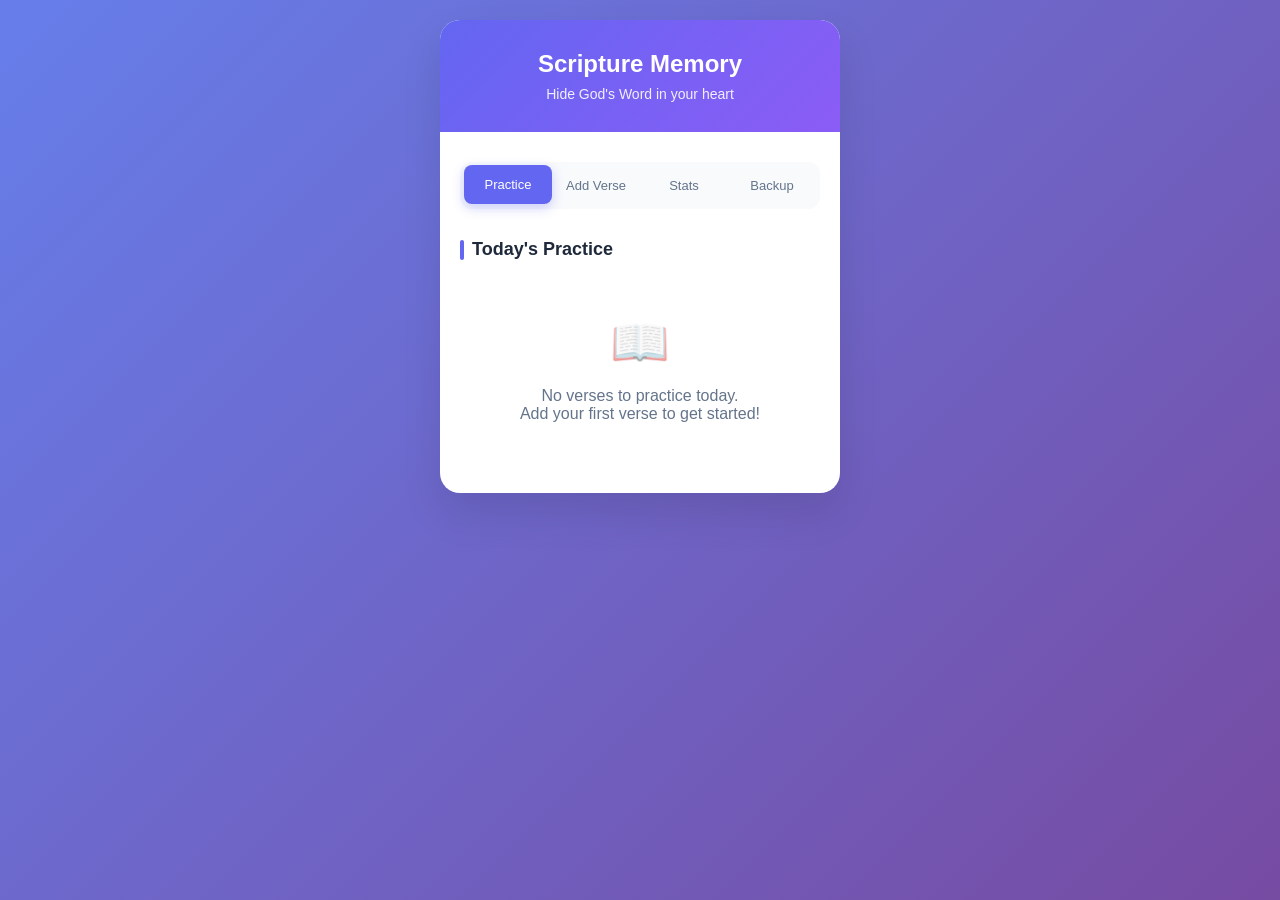
<file: scripture_memory_app (1).html>
<!DOCTYPE html>
<html lang="en">
<head>
    <meta charset="UTF-8">
    <meta name="viewport" content="width=device-width, initial-scale=1.0">
    <title>Scripture Memory App</title>
    <link rel="manifest" href="[data-uri]">
    <style>
        * {
            margin: 0;
            padding: 0;
            box-sizing: border-box;
        }
        
        body {
            font-family: -apple-system, BlinkMacSystemFont, 'Segoe UI', Roboto, Oxygen, Ubuntu, Cantarell, sans-serif;
            background: linear-gradient(135deg, #667eea 0%, #764ba2 100%);
            min-height: 100vh;
            padding: 20px;
            color: #333;
        }
        
        .container {
            max-width: 400px;
            margin: 0 auto;
            background: white;
            border-radius: 20px;
            box-shadow: 0 20px 40px rgba(0,0,0,0.1);
            overflow: hidden;
        }
        
        .header {
            background: linear-gradient(135deg, #6366f1 0%, #8b5cf6 100%);
            color: white;
            padding: 30px 20px;
            text-align: center;
            position: relative;
        }
        
        .header::before {
            content: '';
            position: absolute;
            bottom: -10px;
            left: 50%;
            transform: translateX(-50%);
            width: 60px;
            height: 6px;
            background: rgba(255,255,255,0.3);
            border-radius: 3px;
        }
        
        .header h1 {
            font-size: 24px;
            margin-bottom: 8px;
            font-weight: 700;
        }
        
        .header p {
            opacity: 0.9;
            font-size: 14px;
        }
        
        .main {
            padding: 30px 20px;
        }
        
        .tab-container {
            display: flex;
            margin-bottom: 30px;
            background: #f8fafc;
            border-radius: 12px;
            padding: 4px;
        }
        
        .tab {
            flex: 1;
            padding: 12px 8px;
            text-align: center;
            background: transparent;
            border: none;
            border-radius: 8px;
            cursor: pointer;
            transition: all 0.3s ease;
            font-size: 13px;
            font-weight: 500;
            color: #64748b;
        }
        
        .tab.active {
            background: #6366f1;
            color: white;
            transform: translateY(-1px);
            box-shadow: 0 4px 12px rgba(99, 102, 241, 0.3);
        }
        
        .tab-content {
            display: none;
        }
        
        .tab-content.active {
            display: block;
        }
        
        .verse-card {
            background: linear-gradient(135deg, #f8fafc 0%, #e2e8f0 100%);
            border-radius: 16px;
            padding: 25px;
            margin-bottom: 20px;
            border-left: 4px solid #6366f1;
            transition: all 0.3s ease;
        }
        
        .verse-card:hover {
            transform: translateY(-2px);
            box-shadow: 0 8px 25px rgba(0,0,0,0.1);
        }
        
        .verse-text {
            font-size: 16px;
            line-height: 1.6;
            margin-bottom: 12px;
            color: #1e293b;
        }
        
        .verse-reference {
            font-size: 14px;
            color: #6366f1;
            font-weight: 600;
            margin-bottom: 8px;
        }
        
        .verse-progress {
            font-size: 12px;
            color: #64748b;
            display: flex;
            align-items: center;
            gap: 8px;
        }
        
        .progress-bar {
            flex: 1;
            height: 4px;
            background: #e2e8f0;
            border-radius: 2px;
            overflow: hidden;
        }
        
        .progress-fill {
            height: 100%;
            background: linear-gradient(90deg, #6366f1, #8b5cf6);
            transition: width 0.3s ease;
        }
        
        .btn {
            width: 100%;
            padding: 16px;
            background: linear-gradient(135deg, #6366f1 0%, #8b5cf6 100%);
            color: white;
            border: none;
            border-radius: 12px;
            font-size: 16px;
            font-weight: 600;
            cursor: pointer;
            transition: all 0.3s ease;
            margin-bottom: 12px;
        }
        
        .btn:hover {
            transform: translateY(-2px);
            box-shadow: 0 8px 25px rgba(99, 102, 241, 0.3);
        }
        
        .btn:active {
            transform: translateY(0);
        }
        
        .btn-secondary {
            background: linear-gradient(135deg, #64748b 0%, #475569 100%);
        }
        
        .btn-danger {
            background: linear-gradient(135deg, #ef4444 0%, #dc2626 100%);
        }
        
        .btn-success {
            background: linear-gradient(135deg, #10b981 0%, #059669 100%);
        }
        
        .input-group {
            margin-bottom: 20px;
        }
        
        .input-group label {
            display: block;
            margin-bottom: 8px;
            font-weight: 600;
            color: #374151;
        }
        
        .input-group input,
        .input-group textarea {
            width: 100%;
            padding: 12px;
            border: 2px solid #e5e7eb;
            border-radius: 8px;
            font-size: 16px;
            transition: border-color 0.3s ease;
        }
        
        .input-group input:focus,
        .input-group textarea:focus {
            outline: none;
            border-color: #6366f1;
        }
        
        .input-group textarea {
            resize: vertical;
            min-height: 100px;
        }
        
        .stats {
            display: grid;
            grid-template-columns: repeat(2, 1fr);
            gap: 15px;
            margin-bottom: 30px;
        }
        
        .stat-card {
            background: linear-gradient(135deg, #f8fafc 0%, #e2e8f0 100%);
            padding: 20px;
            border-radius: 12px;
            text-align: center;
            border: 1px solid #e5e7eb;
        }
        
        .stat-number {
            font-size: 24px;
            font-weight: 700;
            color: #6366f1;
        }
        
        .stat-label {
            font-size: 12px;
            color: #64748b;
            margin-top: 4px;
        }
        
        .section-title {
            font-size: 18px;
            font-weight: 600;
            color: #1e293b;
            margin-bottom: 15px;
            display: flex;
            align-items: center;
            gap: 8px;
        }
        
        .section-title::before {
            content: '';
            width: 4px;
            height: 20px;
            background: #6366f1;
            border-radius: 2px;
        }
        
        .empty-state {
            text-align: center;
            padding: 40px 20px;
            color: #64748b;
        }
        
        .empty-state-icon {
            font-size: 48px;
            margin-bottom: 16px;
            opacity: 0.5;
        }
        
        .modal {
            display: none;
            position: fixed;
            top: 0;
            left: 0;
            right: 0;
            bottom: 0;
            background: rgba(0,0,0,0.5);
            z-index: 1000;
            padding: 20px;
        }
        
        .modal-content {
            background: white;
            max-width: 400px;
            margin: 50px auto;
            border-radius: 16px;
            padding: 30px;
            box-shadow: 0 20px 40px rgba(0,0,0,0.2);
        }
        
        .modal-header {
            font-size: 20px;
            font-weight: 600;
            margin-bottom: 20px;
            color: #1e293b;
        }
        
        .close {
            float: right;
            font-size: 28px;
            cursor: pointer;
            color: #64748b;
            line-height: 1;
            margin-top: -10px;
        }
        
        .close:hover {
            color: #374151;
        }
        
        .no-select {
            -webkit-user-select: none;
            -moz-user-select: none;
            -ms-user-select: none;
            user-select: none;
        }
        
        .verse-actions {
            display: flex;
            gap: 8px;
            margin-top: 12px;
        }
        
        .verse-actions button {
            flex: 1;
            padding: 8px 12px;
            border: none;
            border-radius: 6px;
            font-size: 12px;
            cursor: pointer;
            transition: all 0.2s ease;
        }
        
        .btn-practice {
            background: #10b981;
            color: white;
        }
        
        .btn-practice:hover {
            background: #059669;
        }
        
        .btn-skip {
            background: #f59e0b;
            color: white;
        }
        
        .btn-skip:hover {
            background: #d97706;
        }
    </style>
</head>
<body>
    <div class="container">
        <div class="header">
            <h1>Scripture Memory</h1>
            <p>Hide God's Word in your heart</p>
        </div>
        
        <div class="main">
            <div class="tab-container">
                <button class="tab active" onclick="showTab('practice')">Practice</button>
                <button class="tab" onclick="showTab('add')">Add Verse</button>
                <button class="tab" onclick="showTab('stats')">Stats</button>
                <button class="tab" onclick="showTab('backup')">Backup</button>
            </div>
            
            <div id="practice-tab" class="tab-content active">
                <div class="section-title">Today's Practice</div>
                <div id="daily-verses"></div>
                <div id="weekly-verses"></div>
                <div id="monthly-verses"></div>
                <div id="no-verses" class="empty-state" style="display:none;">
                    <div class="empty-state-icon">📖</div>
                    <p>No verses to practice today.<br>Add your first verse to get started!</p>
                </div>
            </div>
            
            <div id="add-tab" class="tab-content">
                <div class="section-title">Add New Verse</div>
                <div class="input-group">
                    <label for="verse-text">Verse Text (CSB)</label>
                    <textarea id="verse-text" placeholder="Enter the verse text from CSB translation"></textarea>
                </div>
                <div class="input-group">
                    <label for="verse-reference">Reference</label>
                    <input type="text" id="verse-reference" placeholder="e.g., John 3:16">
                </div>
                <button class="btn" onclick="addVerse()">Add Verse</button>
            </div>
            
            <div id="stats-tab" class="tab-content">
                <div class="section-title">Your Progress</div>
                <div class="stats">
                    <div class="stat-card">
                        <div class="stat-number" id="total-verses">0</div>
                        <div class="stat-label">Total Verses</div>
                    </div>
                    <div class="stat-card">
                        <div class="stat-number" id="daily-count">0</div>
                        <div class="stat-label">Daily Practice</div>
                    </div>
                    <div class="stat-card">
                        <div class="stat-number" id="weekly-count">0</div>
                        <div class="stat-label">Weekly Practice</div>
                    </div>
                    <div class="stat-card">
                        <div class="stat-number" id="monthly-count">0</div>
                        <div class="stat-label">Monthly Practice</div>
                    </div>
                </div>
                <div class="section-title">All Verses</div>
                <div id="all-verses-list"></div>
            </div>
            
            <div id="backup-tab" class="tab-content">
                <div class="section-title">Backup & Restore</div>
                <button class="btn" onclick="exportData()">Export Progress</button>
                <div class="input-group">
                    <label for="import-file">Import Progress</label>
                    <input type="file" id="import-file" accept=".json">
                </div>
                <button class="btn btn-secondary" onclick="importData()">Import Data</button>
                <button class="btn btn-danger" onclick="clearAllData()">Clear All Data</button>
            </div>
        </div>
    </div>
    
    <div id="practice-modal" class="modal">
        <div class="modal-content">
            <div class="modal-header">
                <span class="close" onclick="closePracticeModal()">&times;</span>
                Practice Verse
            </div>
            <div id="practice-content"></div>
        </div>
    </div>
    
    <script>
        class ScriptureMemoryApp {
            constructor() {
                this.verses = JSON.parse(localStorage.getItem('scriptureVerses') || '[]');
                this.init();
            }
            
            init() {
                this.updateDisplay();
                this.checkDailyReset();
                this.registerServiceWorker();
            }
            
            checkDailyReset() {
                const today = new Date().toDateString();
                const lastVisit = localStorage.getItem('lastVisit');
                
                if (lastVisit !== today) {
                    localStorage.setItem('lastVisit', today);
                    this.processVersesForNewDay();
                }
            }
            
            processVersesForNewDay() {
                const today = new Date();
                const dayOfWeek = today.getDay(); // 0 = Sunday, 1 = Monday, etc.
                const dayOfMonth = today.getDate();
                
                this.verses = this.verses.map(verse => {
                    // Reset daily practice status
                    if (verse.stage === 'daily') {
                        verse.practicedToday = false;
                    }
                    
                    // Check if daily verses should be promoted to weekly
                    if (verse.stage === 'daily' && verse.daysInStage >= 49) { // 7 weeks
                        verse.stage = 'weekly';
                        verse.weeklyDay = this.getNextWeeklyDay();
                        verse.daysInStage = 0;
                        verse.weeksInStage = 0;
                    }
                    
                    // Check if weekly verses should be promoted to monthly
                    if (verse.stage === 'weekly' && verse.weeksInStage >= 28) { // 7 months (4 weeks each)
                        verse.stage = 'monthly';
                        verse.monthlyDay = this.getNextMonthlyDay();
                        verse.weeksInStage = 0;
                        verse.monthsInStage = 0;
                    }
                    
                    // Check if monthly verses should be retired
                    if (verse.stage === 'monthly' && verse.monthsInStage >= 84) { // 7 years (12 months each)
                        verse.stage = 'retired';
                    }
                    
                    // Update counters
                    if (verse.stage === 'daily') {
                        verse.daysInStage++;
                    } else if (verse.stage === 'weekly' && verse.weeklyDay === dayOfWeek) {
                        verse.weeksInStage++;
                    } else if (verse.stage === 'monthly' && verse.monthlyDay === dayOfMonth) {
                        verse.monthsInStage++;
                    }
                    
                    return verse;
                });
                
                this.saveData();
            }
            
            getNextWeeklyDay() {
                const weeklyVerseCounts = [0, 0, 0, 0, 0, 0, 0]; // Sunday to Saturday
                
                this.verses.forEach(verse => {
                    if (verse.stage === 'weekly') {
                        weeklyVerseCounts[verse.weeklyDay]++;
                    }
                });
                
                // Find the day with the least verses
                let minCount = Math.min(...weeklyVerseCounts);
                return weeklyVerseCounts.indexOf(minCount);
            }
            
            getNextMonthlyDay() {
                const monthlyVerseCounts = new Array(30).fill(0); // Days 1-30
                
                this.verses.forEach(verse => {
                    if (verse.stage === 'monthly') {
                        monthlyVerseCounts[verse.monthlyDay - 1]++;
                    }
                });
                
                // Find the day with the least verses
                let minCount = Math.min(...monthlyVerseCounts);
                return monthlyVerseCounts.indexOf(minCount) + 1;
            }
            
            addVerse(text, reference) {
                const verse = {
                    id: Date.now(),
                    text: text,
                    reference: reference,
                    stage: 'daily',
                    daysInStage: 0,
                    weeksInStage: 0,
                    monthsInStage: 0,
                    weeklyDay: null,
                    monthlyDay: null,
                    practicedToday: false,
                    addedDate: new Date().toISOString()
                };
                
                this.verses.push(verse);
                this.saveData();
                this.updateDisplay();
            }
            
            practiceVerse(verseId) {
                const verse = this.verses.find(v => v.id === verseId);
                if (verse) {
                    verse.practicedToday = true;
                    this.saveData();
                    this.updateDisplay();
                    closePracticeModal();
                }
            }
            
            getTodaysVerses() {
                const today = new Date();
                const dayOfWeek = today.getDay();
                const dayOfMonth = today.getDate();
                const isFebruary = today.getMonth() === 1;
                const isLeapYear = today.getFullYear() % 4 === 0;
                
                return {
                    daily: this.verses.filter(v => v.stage === 'daily'),
                    weekly: this.verses.filter(v => v.stage === 'weekly' && v.weeklyDay === dayOfWeek),
                    monthly: this.verses.filter(v => {
                        if (v.stage !== 'monthly') return false;
                        
                        // Handle February special cases
                        if (isFebruary) {
                            const lastDayOfMonth = isLeapYear ? 29 : 28;
                            if (dayOfMonth === lastDayOfMonth) {
                                return v.monthlyDay >= lastDayOfMonth && v.monthlyDay <= 30;
                            }
                        }
                        
                        return v.monthlyDay === dayOfMonth;
                    })
                };
            }
            
            updateDisplay() {
                this.updatePracticeTab();
                this.updateStatsTab();
            }
            
            updatePracticeTab() {
                const todaysVerses = this.getTodaysVerses();
                const dailyContainer = document.getElementById('daily-verses');
                const weeklyContainer = document.getElementById('weekly-verses');
                const monthlyContainer = document.getElementById('monthly-verses');
                const noVersesContainer = document.getElementById('no-verses');
                
                const totalTodayVerses = todaysVerses.daily.length + todaysVerses.weekly.length + todaysVerses.monthly.length;
                
                if (totalTodayVerses === 0) {
                    noVersesContainer.style.display = 'block';
                    dailyContainer.innerHTML = '';
                    weeklyContainer.innerHTML = '';
                    monthlyContainer.innerHTML = '';
                    return;
                }
                
                noVersesContainer.style.display = 'none';
                
                // Daily verses
                if (todaysVerses.daily.length > 0) {
                    dailyContainer.innerHTML = '<div class="section-title">Daily Practice (7 weeks)</div>' +
                        todaysVerses.daily.map(verse => this.createVerseCard(verse)).join('');
                } else {
                    dailyContainer.innerHTML = '';
                }
                
                // Weekly verses
                if (todaysVerses.weekly.length > 0) {
                    const dayNames = ['Sunday', 'Monday', 'Tuesday', 'Wednesday', 'Thursday', 'Friday', 'Saturday'];
                    const today = new Date().getDay();
                    weeklyContainer.innerHTML = `<div class="section-title">Weekly Practice - ${dayNames[today]}</div>` +
                        todaysVerses.weekly.map(verse => this.createVerseCard(verse)).join('');
                } else {
                    weeklyContainer.innerHTML = '';
                }
                
                // Monthly verses
                if (todaysVerses.monthly.length > 0) {
                    const dayOfMonth = new Date().getDate();
                    monthlyContainer.innerHTML = `<div class="section-title">Monthly Practice - Day ${dayOfMonth}</div>` +
                        todaysVerses.monthly.map(verse => this.createVerseCard(verse)).join('');
                } else {
                    monthlyContainer.innerHTML = '';
                }
            }
            
            createVerseCard(verse) {
                const progress = this.getVerseProgress(verse);
                const practiceStatus = verse.practicedToday ? 'Practiced Today ✓' : 'Not Practiced';
                const practiceClass = verse.practicedToday ? 'btn-success' : 'btn-practice';
                
                return `
                    <div class="verse-card">
                        <div class="verse-reference">${verse.reference}</div>
                        <div class="verse-text">${verse.text}</div>
                        <div class="verse-progress">
                            <span>${progress.text}</span>
                            <div class="progress-bar">
                                <div class="progress-fill" style="width: ${progress.percentage}%"></div>
                            </div>
                        </div>
                        <div class="verse-actions">
                            <button class="btn-practice ${practiceClass}" onclick="showPracticeModal(${verse.id})">
                                ${verse.practicedToday ? 'Review' : 'Practice'}
                            </button>
                            <button class="btn-skip" onclick="skipVerse(${verse.id})">
                                ${verse.practicedToday ? 'Mark Unpracticed' : 'Skip Today'}
                            </button>
                        </div>
                    </div>
                `;
            }
            
            getVerseProgress(verse) {
                let progress = { text: '', percentage: 0 };
                
                if (verse.stage === 'daily') {
                    const weeksCompleted = Math.floor(verse.daysInStage / 7);
                    progress.text = `Week ${weeksCompleted + 1} of 7`;
                    progress.percentage = (verse.daysInStage / 49) * 100;
                } else if (verse.stage === 'weekly') {
                    const monthsCompleted = Math.floor(verse.weeksInStage / 4);
                    progress.text = `Month ${monthsCompleted + 1} of 7`;
                    progress.percentage = (verse.weeksInStage / 28) * 100;
                } else if (verse.stage === 'monthly') {
                    const yearsCompleted = Math.floor(verse.monthsInStage / 12);
                    progress.text = `Year ${yearsCompleted + 1} of 7`;
                    progress.percentage = (verse.monthsInStage / 84) * 100;
                }
                
                return progress;
            }
            
            updateStatsTab() {
                const stats = this.getStats();
                document.getElementById('total-verses').textContent = stats.total;
                document.getElementById('daily-count').textContent = stats.daily;
                document.getElementById('weekly-count').textContent = stats.weekly;
                document.getElementById('monthly-count').textContent = stats.monthly;
                
                const allVersesList = document.getElementById('all-verses-list');
                if (this.verses.length === 0) {
                    allVersesList.innerHTML = '<div class="empty-state"><div class="empty-state-icon">📖</div><p>No verses added yet</p></div>';
                } else {
                    allVersesList.innerHTML = this.verses.map(verse => this.createVerseCard(verse)).join('');
                }
            }
            
            getStats() {
                return {
                    total: this.verses.length,
                    daily: this.verses.filter(v => v.stage === 'daily').length,
                    weekly: this.verses.filter(v => v.stage === 'weekly').length,
                    monthly: this.verses.filter(v => v.stage === 'monthly').length
                };
            }
            
            saveData() {
                localStorage.setItem('scriptureVerses', JSON.stringify(this.verses));
            }
            
            exportData() {
                const data = {
                    verses: this.verses,
                    exportDate: new Date().toISOString(),
                    version: '1.0'
                };
                
                const blob = new Blob([JSON.stringify(data, null, 2)], { type: 'application/json' });
                const url = URL.createObjectURL(blob);
                const a = document.createElement('a');
                a.href = url;
                a.download = `scripture-memory-backup-${new Date().toISOString().split('T')[0]}.json`;
                a.click();
                URL.revokeObjectURL(url);
            }
            
            importData() {
                const fileInput = document.getElementById('import-file');
                const file = fileInput.files[0];
                
                if (!file) {
                    alert('Please select a file to import');
                    return;
                }
                
                const reader = new FileReader();
                reader.onload = (e) => {
                    try {
                        const data = JSON.parse(e.target.result);
                        if (data.verses && Array.isArray(data.verses)) {
                            this.verses = data.verses;
                            this.saveData();
                            this.updateDisplay();
                            alert('Data imported successfully!');
                        } else {
                            alert('Invalid backup file format');
                        }
                    } catch (error) {
                        alert('Error reading backup file');
                    }
                };
                reader.readAsText(file);
            }
            
            clearAllData() {
                if (confirm('Are you sure you want to delete all verses? This cannot be undone.')) {
                    this.verses = [];
                    this.saveData();
                    this.updateDisplay();
                    alert('All data has been cleared');
                }
            }
            
            registerServiceWorker() {
                if ('serviceWorker' in navigator) {
                    navigator.serviceWorker.register('/sw.js').catch(console.error);
                }
            }
        }
        
        // Global app instance
        let app;
        
        // Initialize app when DOM is loaded
        document.addEventListener('DOMContentLoaded', () => {
            app = new ScriptureMemoryApp();
        });
        
        // Tab switching
        function showTab(tabName) {
            // Hide all tabs
            document.querySelectorAll('.tab-content').forEach(tab => {
                tab.classList.remove('active');
            });
            document.querySelectorAll('.tab').forEach(tab => {
                tab.classList.remove('active');
            });
            
            // Show selected tab
            document.getElementById(`${tabName}-tab`).classList.add('active');
            event.target.classList.add('active');
        }
        
        // Add verse functionality
        function addVerse() {
            const text = document.getElementById('verse-text').value.trim();
            const reference = document.getElementById('verse-reference').value.trim();
            
            if (!text || !reference) {
                alert('Please enter both verse text and reference');
                return;
            }
            
            app.addVerse(text, reference);
            
            // Clear form
            document.getElementById('verse-text').value = '';
            document.getElementById('verse-reference').value = '';
            
            // Switch to practice tab
            showTab('practice');
            document.querySelector('.tab').click();
            
            alert('Verse added successfully!');
        }
        
        // Practice modal functionality
        function showPracticeModal(verseId) {
            const verse = app.verses.find(v => v.id === verseId);
            if (!verse) return;
            
            const modal = document.getElementById('practice-modal');
            const content = document.getElementById('practice-content');
            
            content.innerHTML = `
                <div class="verse-card">
                    <div class="verse-reference">${verse.reference}</div>
                    <div class="verse-text no-select">${verse.text}</div>
                    <div style="margin-top: 20px;">
                        <button class="btn btn-success" onclick="app.practiceVerse(${verse.id})">
                            Mark as Practiced
                        </button>
                        <button class="btn btn-secondary" onclick="closePracticeModal()">
                            Cancel
                        </button>
                    </div>
                </div>
            `;
            
            modal.style.display = 'block';
        }
        
        function closePracticeModal() {
            document.getElementById('practice-modal').style.display = 'none';
        }
        
        // Skip/toggle practice status
        function skipVerse(verseId) {
            const verse = app.verses.find(v => v.id === verseId);
            if (verse) {
                verse.practicedToday = !verse.practicedToday;
                app.saveData();
                app.updateDisplay();
            }
        }
        
        // Export data
        function exportData() {
            app.exportData();
        }
        
        // Import data
        function importData() {
            app.importData();
        }
        
        // Clear all data
        function clearAllData() {
            app.clearAllData();
        }
        
        // Close modal when clicking outside
        window.onclick = function(event) {
            const modal = document.getElementById('practice-modal');
            if (event.target === modal) {
                closePracticeModal();
            }
        }
        
        // Service Worker for PWA functionality
        const swCode = `
            const CACHE_NAME = 'scripture-memory-v1';
            const urlsToCache = [
                '/',
                '/index.html'
            ];
            
            self.addEventListener('install', event => {
                event.waitUntil(
                    caches.open(CACHE_NAME)
                        .then(cache => cache.addAll(urlsToCache))
                );
            });
            
            self.addEventListener('fetch', event => {
                event.respondWith(
                    caches.match(event.request)
                        .then(response => {
                            if (response) {
                                return response;
                            }
                            return fetch(event.request);
                        })
                );
            });
        `;
        
        // Register service worker inline
        if ('serviceWorker' in navigator) {
            const blob = new Blob([swCode], { type: 'application/javascript' });
            const swUrl = URL.createObjectURL(blob);
            navigator.serviceWorker.register(swUrl).catch(console.error);
        }
    </script>
</body>
</html>
</file>
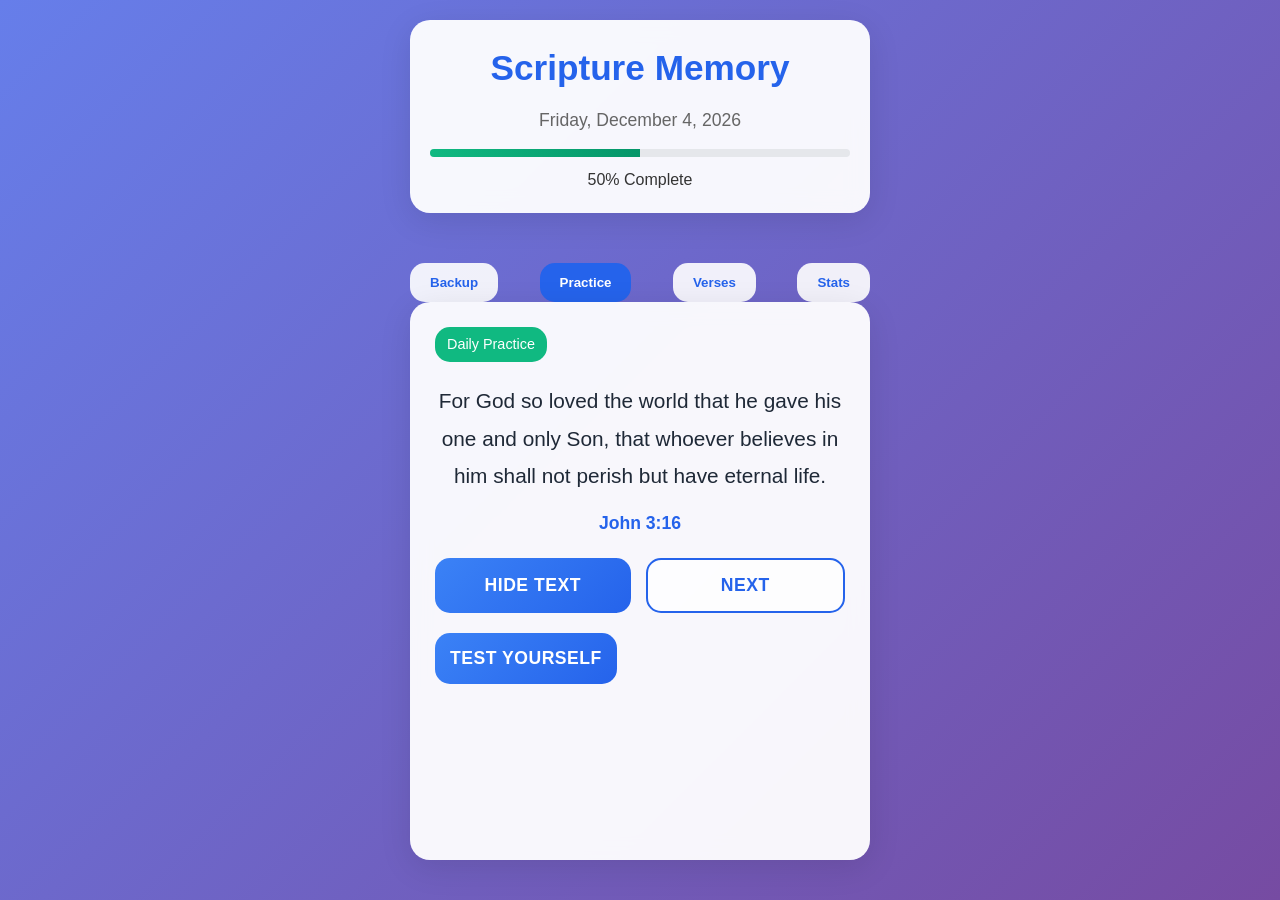
<file: scripture_memory_pwa_with_backup.html>
<!DOCTYPE html>
<html lang="en">
<head>
    <meta charset="UTF-8">
    <meta name="viewport" content="width=device-width, initial-scale=1.0">
    <title>Scripture Memory</title>
    <meta name="theme-color" content="#2563eb">
    <meta name="description" content="Scripture Memory Application - Learn and memorize Bible verses">
    
    <!-- PWA Manifest -->
    <link rel="manifest" href="[data-uri]">
    
    <!-- Service Worker Registration -->
    <script>
        if ('serviceWorker' in navigator) {
            navigator.serviceWorker.register('[data-uri]');
        }
    </script>
    
    <style>
        * {
            margin: 0;
            padding: 0;
            box-sizing: border-box;
        }
        
        body {
            font-family: -apple-system, BlinkMacSystemFont, 'Segoe UI', Roboto, sans-serif;
            background: linear-gradient(135deg, #667eea 0%, #764ba2 100%);
            min-height: 100vh;
            color: #333;
            line-height: 1.6;
        }
        
        .app-container {
            max-width: 500px;
            margin: 0 auto;
            padding: 20px;
            min-height: 100vh;
            display: flex;
            flex-direction: column;
        }
        
        .header {
            text-align: center;
            margin-bottom: 30px;
            padding: 20px;
            background: rgba(255, 255, 255, 0.95);
            backdrop-filter: blur(10px);
            border-radius: 20px;
            box-shadow: 0 8px 32px rgba(0, 0, 0, 0.1);
        }
        
        .header h1 {
            color: #2563eb;
            font-size: 2.2em;
            margin-bottom: 10px;
            font-weight: 700;
        }
        
        .date-display {
            font-size: 1.1em;
            color: #666;
            margin-bottom: 15px;
        }
        
        .progress-bar {
            width: 100%;
            height: 8px;
            background: #e5e7eb;
            border-radius: 4px;
            overflow: hidden;
            margin-bottom: 10px;
        }
        
        .progress-fill {
            height: 100%;
            background: linear-gradient(90deg, #10b981, #059669);
            transition: width 0.3s ease;
        }
        
        .verse-container {
            background: rgba(255, 255, 255, 0.95);
            backdrop-filter: blur(10px);
            border-radius: 20px;
            padding: 25px;
            margin-bottom: 20px;
            box-shadow: 0 8px 32px rgba(0, 0, 0, 0.1);
            flex: 1;
        }
        
        .verse-text {
            font-size: 1.3em;
            line-height: 1.8;
            margin-bottom: 15px;
            color: #1f2937;
            text-align: center;
            font-weight: 500;
        }
        
        .verse-reference {
            font-size: 1.1em;
            color: #2563eb;
            font-weight: 600;
            text-align: center;
            margin-bottom: 20px;
        }
        
        .verse-type {
            display: inline-block;
            background: #10b981;
            color: white;
            padding: 6px 12px;
            border-radius: 15px;
            font-size: 0.9em;
            font-weight: 500;
            margin-bottom: 20px;
        }
        
        .controls {
            display: flex;
            gap: 15px;
            margin-bottom: 20px;
        }
        
        .btn {
            flex: 1;
            padding: 15px;
            border: none;
            border-radius: 15px;
            font-size: 1.1em;
            font-weight: 600;
            cursor: pointer;
            transition: all 0.3s ease;
            text-transform: uppercase;
            letter-spacing: 0.5px;
        }
        
        .btn-primary {
            background: linear-gradient(135deg, #3b82f6, #2563eb);
            color: white;
        }
        
        .btn-primary:hover {
            transform: translateY(-2px);
            box-shadow: 0 8px 25px rgba(59, 130, 246, 0.4);
        }
        
        .btn-secondary {
            background: rgba(255, 255, 255, 0.8);
            color: #2563eb;
            border: 2px solid #2563eb;
        }
        
        .btn-secondary:hover {
            background: #2563eb;
            color: white;
            transform: translateY(-2px);
        }
        
        .btn-success {
            background: linear-gradient(135deg, #10b981, #059669);
            color: white;
        }
        
        .btn-success:hover {
            transform: translateY(-2px);
            box-shadow: 0 8px 25px rgba(16, 185, 129, 0.4);
        }
        
        .hidden {
            display: none;
        }
        
        .verse-input {
            width: 100%;
            padding: 15px;
            border: 2px solid #e5e7eb;
            border-radius: 15px;
            font-size: 1.1em;
            margin-bottom: 15px;
            background: rgba(255, 255, 255, 0.9);
            resize: vertical;
            min-height: 100px;
        }
        
        .verse-input:focus {
            outline: none;
            border-color: #3b82f6;
            box-shadow: 0 0 0 3px rgba(59, 130, 246, 0.1);
        }
        
        .stats-grid {
            display: grid;
            grid-template-columns: repeat(auto-fit, minmax(120px, 1fr));
            gap: 15px;
            margin-bottom: 20px;
        }
        
        .stat-card {
            background: rgba(255, 255, 255, 0.9);
            padding: 15px;
            border-radius: 15px;
            text-align: center;
            box-shadow: 0 4px 15px rgba(0, 0, 0, 0.1);
        }
        
        .stat-number {
            font-size: 2em;
            font-weight: 700;
            color: #2563eb;
            display: block;
        }
        
        .stat-label {
            font-size: 0.9em;
            color: #666;
            margin-top: 5px;
        }
        
        .navigation {
            display: flex;
            justify-content: space-between;
            gap: 10px;
            margin-top: 20px;
        }
        
        .nav-btn {
            padding: 12px 20px;
            background: rgba(255, 255, 255, 0.9);
            border: none;
            border-radius: 15px;
            font-weight: 600;
            cursor: pointer;
            transition: all 0.3s ease;
            color: #2563eb;
        }
        
        .nav-btn:hover {
            background: #2563eb;
            color: white;
            transform: translateY(-2px);
        }
        
        .nav-btn.active {
            background: #2563eb;
            color: white;
        }
        
        .verse-management {
            background: rgba(255, 255, 255, 0.95);
            backdrop-filter: blur(10px);
            border-radius: 20px;
            padding: 25px;
            margin-bottom: 20px;
            box-shadow: 0 8px 32px rgba(0, 0, 0, 0.1);
        }
        
        .verse-list {
            max-height: 400px;
            overflow-y: auto;
            margin-bottom: 20px;
        }
        
        .verse-item {
            background: rgba(255, 255, 255, 0.8);
            padding: 15px;
            border-radius: 10px;
            margin-bottom: 10px;
            border-left: 4px solid #3b82f6;
        }
        
        .verse-item-ref {
            font-weight: 600;
            color: #2563eb;
            margin-bottom: 5px;
        }
        
        .verse-item-text {
            font-size: 0.9em;
            color: #666;
            margin-bottom: 5px;
        }
        
        .verse-item-status {
            font-size: 0.8em;
            color: #10b981;
            font-weight: 500;
        }
        
        .add-verse-form {
            display: flex;
            flex-direction: column;
            gap: 15px;
        }
        
        .form-input {
            padding: 12px;
            border: 2px solid #e5e7eb;
            border-radius: 10px;
            font-size: 1em;
            background: rgba(255, 255, 255, 0.9);
        }
        
        .form-input:focus {
            outline: none;
            border-color: #3b82f6;
        }
        
        .comparison-result {
            margin-top: 15px;
            padding: 15px;
            border-radius: 10px;
            font-weight: 500;
        }
        
        .comparison-success {
            background: #d1fae5;
            color: #065f46;
            border: 1px solid #10b981;
        }
        
        .comparison-partial {
            background: #fef3c7;
            color: #92400e;
            border: 1px solid #f59e0b;
        }
        
        .comparison-error {
            background: #fee2e2;
            color: #991b1b;
            border: 1px solid #ef4444;
        }
        
        @media (max-width: 480px) {
            .app-container {
                padding: 15px;
            }
            
            .controls {
                flex-direction: column;
                gap: 10px;
            }
            
            .btn {
                padding: 12px;
            }
            
            .verse-text {
                font-size: 1.2em;
            }
            
            .stats-grid {
                grid-template-columns: repeat(2, 1fr);
            }
        }
    </style>
</head>
<body>
    <div class="app-container">
        <div class="header">
            <h1>Scripture Memory</h1>
            <div class="date-display" id="dateDisplay"></div>
            <div class="progress-bar">
                <div class="progress-fill" id="progressFill"></div>
            </div>
            <div id="progressText">0% Complete</div>
        </div>
        
        <div class="navigation">
            <button class="nav-btn" onclick="showView('backup')">Backup</button>
            <button class="nav-btn active" onclick="showView('practice')">Practice</button>
            <button class="nav-btn" onclick="showView('verses')">Verses</button>
            <button class="nav-btn" onclick="showView('stats')">Stats</button>
        </div>
        
        <!-- Practice View -->
        <div id="practiceView" class="verse-container">
            <div id="noVersesMessage" class="hidden">
                <h2 style="text-align: center; color: #666; margin-bottom: 20px;">No verses to practice today</h2>
                <p style="text-align: center; color: #666;">Add your first verse to get started!</p>
            </div>
            
            <div id="practiceContent" class="hidden">
                <div class="verse-type" id="verseType">Daily Practice</div>
                <div class="verse-text" id="verseText"></div>
                <div class="verse-reference" id="verseReference"></div>
                
                <div class="controls">
                    <button class="btn btn-primary" id="showHideBtn" onclick="toggleVerse()">Hide Text</button>
                    <button class="btn btn-secondary" onclick="nextVerse()">Next</button>
                </div>
                
                <div id="testSection" class="hidden">
                    <textarea class="verse-input" id="verseInput" placeholder="Type the verse here..."></textarea>
                    <button class="btn btn-success" onclick="checkVerse()">Check</button>
                    <div id="comparisonResult" class="comparison-result hidden"></div>
                </div>
                
                <button class="btn btn-primary" id="testBtn" onclick="startTest()">Test Yourself</button>
            </div>
        </div>
        
        <!-- Verses View -->
        <div id="versesView" class="verse-management hidden">
            <h2 style="margin-bottom: 20px; color: #2563eb;">Manage Verses</h2>
            
            <div class="add-verse-form">
                <input type="text" class="form-input" id="verseRefInput" placeholder="Reference (e.g., John 3:16)">
                <textarea class="form-input" id="verseTextInput" placeholder="Verse text..." rows="4"></textarea>
                <button class="btn btn-primary" onclick="addVerse()">Add Verse</button>
            </div>
            
            <div class="verse-list" id="verseList"></div>
        </div>
        
        <!-- Stats View -->
        <div id="statsView" class="verse-management hidden">
            <h2 style="margin-bottom: 20px; color: #2563eb;">Statistics</h2>
            
            <div class="stats-grid">
                <div class="stat-card">
                    <span class="stat-number" id="totalVerses">0</span>
                    <div class="stat-label">Total Verses</div>
                </div>
                <div class="stat-card">
                    <span class="stat-number" id="dailyVerses">0</span>
                    <div class="stat-label">Daily Practice</div>
                </div>
                <div class="stat-card">
                    <span class="stat-number" id="weeklyVerses">0</span>
                    <div class="stat-label">Weekly Practice</div>
                </div>
                <div class="stat-card">
                    <span class="stat-number" id="monthlyVerses">0</span>
                    <div class="stat-label">Monthly Practice</div>
                </div>
            </div>
            
            <div class="verse-list" id="statsVerseList"></div>
        </div>
    
        <!-- Backup View -->
        <div id="backupView" class="verse-management hidden">
            <h2 style="margin-bottom: 20px; color: #2563eb;">Backup & Import</h2>
            
            <button class="btn btn-primary" onclick="app.exportData()">Export Backup</button>

            <div style="margin-top: 20px;">
                <input type="file" id="importFile" accept=".json">
                <button class="btn btn-success" style="margin-top: 10px;" onclick="app.importData()">Import Backup</button>
            </div>
        </div>

    <script>
        class ScriptureMemoryApp {

    exportData() {
        const dataStr = JSON.stringify(this.verses, null, 2);
        const blob = new Blob([dataStr], { type: "application/json" });
        const url = URL.createObjectURL(blob);
        
        const a = document.createElement("a");
        a.href = url;
        a.download = "scripture_memory_backup.json";
        a.click();
        
        URL.revokeObjectURL(url);
    }

    importData() {
        const fileInput = document.getElementById('importFile');
        if (!fileInput.files.length) {
            alert('Please select a file to import.');
            return;
        }

        const reader = new FileReader();
        reader.onload = (e) => {
            try {
                const importedVerses = JSON.parse(e.target.result);
                if (!Array.isArray(importedVerses)) {
                    throw new Error('Invalid format');
                }

                this.verses = importedVerses;
                this.saveData();
                this.updateTodaysVerses();
                this.updateDisplay();
                this.updateStats();
                this.updateVerseList();

                alert('Import successful!');
            } catch (error) {
                alert('Import failed. Invalid file format.');
            }
        };
        reader.readAsText(fileInput.files[0]);
    }

            constructor() {
                this.verses = JSON.parse(localStorage.getItem('scriptureVerses') || '[]');
                this.currentVerseIndex = 0;
                this.todaysVerses = [];
                this.verseHidden = false;
                this.currentView = 'practice';
                
                this.initializeApp();
            }
            
            initializeApp() {
                this.updateDateDisplay();
                this.processVerses();
                this.updateTodaysVerses();
                this.updateDisplay();
                this.updateStats();
                
                // Auto-save every 30 seconds
                setInterval(() => this.saveData(), 30000);
            }
            
            updateDateDisplay() {
                const now = new Date();
                const options = { 
                    weekday: 'long', 
                    year: 'numeric', 
                    month: 'long', 
                    day: 'numeric' 
                };
                document.getElementById('dateDisplay').textContent = now.toLocaleDateString('en-US', options);
            }
            
            processVerses() {
                const today = new Date();
                const currentTime = today.getTime();
                
                this.verses.forEach(verse => {
                    const addedDate = new Date(verse.addedDate);
                    const daysSinceAdded = Math.floor((currentTime - addedDate.getTime()) / (1000 * 60 * 60 * 24));
                    
                    // Update verse status based on time elapsed
                    if (verse.status === 'daily' && daysSinceAdded >= 49) { // 7 weeks
                        this.promoteToWeekly(verse);
                    } else if (verse.status === 'weekly' && this.getWeeksSincePromotion(verse) >= 28) { // 7 months
                        this.promoteToMonthly(verse);
                    } else if (verse.status === 'monthly' && this.getMonthsSincePromotion(verse) >= 84) { // 7 years
                        this.retireVerse(verse);
                    }
                });
                
                this.saveData();
            }
            
            promoteToWeekly(verse) {
                const weeklyVerses = this.verses.filter(v => v.status === 'weekly');
                const dayOfWeek = weeklyVerses.length % 7;
                const days = ['Sunday', 'Monday', 'Tuesday', 'Wednesday', 'Thursday', 'Friday', 'Saturday'];
                
                verse.status = 'weekly';
                verse.weeklyDay = days[dayOfWeek];
                verse.promotedToWeekly = new Date().toISOString();
            }
            
            promoteToMonthly(verse) {
                const monthlyVerses = this.verses.filter(v => v.status === 'monthly');
                const dayOfMonth = (monthlyVerses.length % 30) + 1;
                
                verse.status = 'monthly';
                verse.monthlyDay = dayOfMonth;
                verse.promotedToMonthly = new Date().toISOString();
            }
            
            retireVerse(verse) {
                verse.status = 'retired';
                verse.retiredDate = new Date().toISOString();
            }
            
            getWeeksSincePromotion(verse) {
                if (!verse.promotedToWeekly) return 0;
                const promotionDate = new Date(verse.promotedToWeekly);
                const now = new Date();
                return Math.floor((now - promotionDate) / (1000 * 60 * 60 * 24 * 7));
            }
            
            getMonthsSincePromotion(verse) {
                if (!verse.promotedToMonthly) return 0;
                const promotionDate = new Date(verse.promotedToMonthly);
                const now = new Date();
                return Math.floor((now - promotionDate) / (1000 * 60 * 60 * 24 * 30));
            }
            
            updateTodaysVerses() {
                const today = new Date();
                const dayOfWeek = today.getDay();
                const dayOfMonth = today.getDate();
                const days = ['Sunday', 'Monday', 'Tuesday', 'Wednesday', 'Thursday', 'Friday', 'Saturday'];
                
                this.todaysVerses = [];
                
                // Daily verses
                this.verses.filter(v => v.status === 'daily').forEach(verse => {
                    this.todaysVerses.push({...verse, practiceType: 'Daily Practice'});
                });
                
                // Weekly verses
                this.verses.filter(v => v.status === 'weekly' && v.weeklyDay === days[dayOfWeek]).forEach(verse => {
                    this.todaysVerses.push({...verse, practiceType: 'Weekly Practice'});
                });
                
                // Monthly verses
                this.verses.filter(v => v.status === 'monthly').forEach(verse => {
                    let shouldPractice = false;
                    
                    if (verse.monthlyDay <= dayOfMonth) {
                        shouldPractice = true;
                    }
                    
                    // February special handling
                    if (today.getMonth() === 1) { // February
                        const isLeapYear = today.getFullYear() % 4 === 0;
                        const lastDay = isLeapYear ? 29 : 28;
                        
                        if (dayOfMonth === lastDay && verse.monthlyDay >= 29) {
                            shouldPractice = true;
                        }
                    }
                    
                    // 31-day months - no practice on 31st
                    if (dayOfMonth === 31) {
                        shouldPractice = false;
                    }
                    
                    if (shouldPractice && verse.monthlyDay === dayOfMonth) {
                        this.todaysVerses.push({...verse, practiceType: 'Monthly Practice'});
                    }
                });
                
                this.currentVerseIndex = 0;
            }
            
            updateDisplay() {
                const practiceContent = document.getElementById('practiceContent');
                const noVersesMessage = document.getElementById('noVersesMessage');
                
                if (this.todaysVerses.length === 0) {
                    practiceContent.classList.add('hidden');
                    noVersesMessage.classList.remove('hidden');
                    this.updateProgress(0);
                    return;
                }
                
                practiceContent.classList.remove('hidden');
                noVersesMessage.classList.add('hidden');
                
                const currentVerse = this.todaysVerses[this.currentVerseIndex];
                document.getElementById('verseType').textContent = currentVerse.practiceType;
                document.getElementById('verseText').textContent = currentVerse.text;
                document.getElementById('verseReference').textContent = currentVerse.reference;
                
                // Update progress
                const progress = ((this.currentVerseIndex + 1) / this.todaysVerses.length) * 100;
                this.updateProgress(progress);
                
                // Reset verse visibility
                this.verseHidden = false;
                document.getElementById('showHideBtn').textContent = 'Hide Text';
                document.getElementById('verseText').classList.remove('hidden');
                document.getElementById('testSection').classList.add('hidden');
                document.getElementById('testBtn').classList.remove('hidden');
                document.getElementById('comparisonResult').classList.add('hidden');
                document.getElementById('verseInput').value = '';
            }
            
            updateProgress(percentage) {
                const progressFill = document.getElementById('progressFill');
                const progressText = document.getElementById('progressText');
                
                progressFill.style.width = percentage + '%';
                progressText.textContent = Math.round(percentage) + '% Complete';
            }
            
            toggleVerse() {
                const verseText = document.getElementById('verseText');
                const showHideBtn = document.getElementById('showHideBtn');
                
                if (this.verseHidden) {
                    verseText.classList.remove('hidden');
                    showHideBtn.textContent = 'Hide Text';
                    this.verseHidden = false;
                } else {
                    verseText.classList.add('hidden');
                    showHideBtn.textContent = 'Show Text';
                    this.verseHidden = true;
                }
            }
            
            nextVerse() {
                if (this.todaysVerses.length === 0) return;
                
                this.currentVerseIndex = (this.currentVerseIndex + 1) % this.todaysVerses.length;
                this.updateDisplay();
            }
            
            startTest() {
                document.getElementById('testSection').classList.remove('hidden');
                document.getElementById('testBtn').classList.add('hidden');
                document.getElementById('verseInput').focus();
            }
            
            checkVerse() {
                const userInput = document.getElementById('verseInput').value.trim();
                const currentVerse = this.todaysVerses[this.currentVerseIndex];
                const correctText = currentVerse.text.toLowerCase();
                const userText = userInput.toLowerCase();
                
                const resultDiv = document.getElementById('comparisonResult');
                resultDiv.classList.remove('hidden');
                
                // Simple comparison - can be enhanced with more sophisticated matching
                const similarity = this.calculateSimilarity(userText, correctText);
                
                if (similarity > 0.9) {
                    resultDiv.className = 'comparison-result comparison-success';
                    resultDiv.textContent = 'Excellent! Perfect match!';
                } else if (similarity > 0.7) {
                    resultDiv.className = 'comparison-result comparison-partial';
                    resultDiv.textContent = 'Good! Minor differences detected.';
                } else {
                    resultDiv.className = 'comparison-result comparison-error';
                    resultDiv.textContent = 'Keep practicing! Try again.';
                }
                
                // Show the correct text
                document.getElementById('verseText').classList.remove('hidden');
                document.getElementById('showHideBtn').textContent = 'Hide Text';
                this.verseHidden = false;
            }
            
            calculateSimilarity(str1, str2) {
                const longer = str1.length > str2.length ? str1 : str2;
                const shorter = str1.length > str2.length ? str2 : str1;
                
                if (longer.length === 0) return 1.0;
                
                const editDistance = this.levenshteinDistance(longer, shorter);
                return (longer.length - editDistance) / longer.length;
            }
            
            levenshteinDistance(str1, str2) {
                const matrix = [];
                
                for (let i = 0; i <= str2.length; i++) {
                    matrix[i] = [i];
                }
                
                for (let j = 0; j <= str1.length; j++) {
                    matrix[0][j] = j;
                }
                
                for (let i = 1; i <= str2.length; i++) {
                    for (let j = 1; j <= str1.length; j++) {
                        if (str2.charAt(i - 1) === str1.charAt(j - 1)) {
                            matrix[i][j] = matrix[i - 1][j - 1];
                        } else {
                            matrix[i][j] = Math.min(
                                matrix[i - 1][j - 1] + 1,
                                matrix[i][j - 1] + 1,
                                matrix[i - 1][j] + 1
                            );
                        }
                    }
                }
                
                return matrix[str2.length][str1.length];
            }
            
            addVerse() {
                const reference = document.getElementById('verseRefInput').value.trim();
                const text = document.getElementById('verseTextInput').value.trim();
                
                if (!reference || !text) {
                    alert('Please enter both reference and text');
                    return;
                }
                
                const newVerse = {
                    id: Date.now(),
                    reference: reference,
                    text: text,
                    addedDate: new Date().toISOString(),
                    status: 'daily',
                    practiceCount: 0
                };
                
                this.verses.push(newVerse);
                this.saveData();
                this.updateTodaysVerses();
                this.updateDisplay();
                this.updateStats();
                this.updateVerseList();
                
                // Clear form
                document.getElementById('verseRefInput').value = '';
                document.getElementById('verseTextInput').value = '';
                
                alert('Verse added successfully!');
            }
            
            removeVerse(id) {
                if (confirm('Are you sure you want to remove this verse?')) {
                    this.verses = this.verses.filter(v => v.id !== id);
                    this.saveData();
                    this.updateTodaysVerses();
                    this.updateDisplay();
                    this.updateStats();
                    this.updateVerseList();
                }
            }
            
            updateVerseList() {
                const verseList = document.getElementById('verseList');
                verseList.innerHTML = '';
                
                this.verses.forEach(verse => {
                    const verseDiv = document.createElement('div');
                    verseDiv.className = 'verse-item';
                    
                    const statusText = this.getStatusText(verse);
                    
                    verseDiv.innerHTML = `
                        <div class="verse-item-ref">${verse.reference}</div>
                        <div class="verse-item-text">${verse.text.substring(0, 100)}${verse.text.length > 100 ? '...' : ''}</div>
                        <div class="verse-item-status">${statusText}</div>
                        <button class="btn btn-secondary" style="margin-top: 10px; padding: 8px 15px; font-size: 0.9em;" onclick="app.removeVerse(${verse.id})">Remove</button>
                    `;
                    
                    verseList.appendChild(verseDiv);
                });
            }
            
            getStatusText(verse) {
                const addedDate = new Date(verse.addedDate);
                const daysSinceAdded = Math.floor((Date.now() - addedDate.getTime()) / (1000 * 60 * 60 * 24));
                
                switch (verse.status) {
                    case 'daily':
                        const daysLeft = Math.max(0, 49 - daysSinceAdded);
                        return `Daily Practice (${daysLeft} days until weekly)`;
                    case 'weekly':
                        const weeksLeft = Math.max(0, 28 - this.getWeeksSincePromotion(verse));
                        return `Weekly Practice - ${verse.weeklyDay} (${weeksLeft} weeks until monthly)`;
                    case 'monthly':
                        const monthsLeft = Math.max(0, 84 - this.getMonthsSincePromotion(verse));
                        return `Monthly Practice - Day ${verse.monthlyDay} (${monthsLeft} months until retired)`;
                    case 'retired':
                        return 'Retired';
                    default:
                        return 'Unknown';
                }
            }
            
            updateStats() {
                const totalVerses = this.verses.length;
                const dailyVerses = this.verses.filter(v => v.status === 'daily').length;
                const weeklyVerses = this.verses.filter(v => v.status === 'weekly').length;
                const monthlyVerses = this.verses.filter(v => v.status === 'monthly').length;
                
                document.getElementById('totalVerses').textContent = totalVerses;
                document.getElementById('dailyVerses').textContent = dailyVerses;
                document.getElementById('weeklyVerses').textContent = weeklyVerses;
                document.getElementById('monthlyVerses').textContent = monthlyVerses;
                
                // Update stats verse list
                const statsVerseList = document.getElementById('statsVerseList');
                statsVerseList.innerHTML = '';
                
                const versesByStatus = {
                    'daily': [],
                    'weekly': [],
                    'monthly': [],
                    'retired': []
                };
                
                this.verses.forEach(verse => {
                    versesByStatus[verse.status].push(verse);
                });
                
                Object.keys(versesByStatus).forEach(status => {
                    if (versesByStatus[status].length > 0) {
                        const statusHeader = document.createElement('h3');
                        statusHeader.textContent = status.charAt(0).toUpperCase() + status.slice(1) + ' Verses';
                        statusHeader.style.color = '#2563eb';
                        statusHeader.style.marginTop = '20px';
                        statusHeader.style.marginBottom = '10px';
                        statsVerseList.appendChild(statusHeader);
                        
                        versesByStatus[status].forEach(verse => {
                            const verseDiv = document.createElement('div');
                            verseDiv.className = 'verse-item';
                            
                            verseDiv.innerHTML = `
                                <div class="verse-item-ref">${verse.reference}</div>
                                <div class="verse-item-text">${verse.text.substring(0, 80)}${verse.text.length > 80 ? '...' : ''}</div>
                                <div class="verse-item-status">${this.getStatusText(verse)}</div>
                            `;
                            
                            statsVerseList.appendChild(verseDiv);
                        });
                    }
                });
            }
            
            saveData() {
                localStorage.setItem('scriptureVerses', JSON.stringify(this.verses));
            }
            
            showView(viewName) {
                // Hide all views
                document.getElementById('practiceView').classList.add('hidden');
                document.getElementById('versesView').classList.add('hidden');
                document.getElementById('statsView').classList.add('hidden');
                
                // Show selected view
                document.getElementById(viewName + 'View').classList.remove('hidden');
                
                // Update navigation
                document.querySelectorAll('.nav-btn').forEach(btn => {
                    btn.classList.remove('active');
                });
                
                event.target.classList.add('active');
                
                // Update data when switching views
                if (viewName === 'verses') {
                    this.updateVerseList();
                } else if (viewName === 'stats') {
                    this.updateStats();
                }
                
                this.currentView = viewName;
            }
        }
        
        // Global functions for onclick handlers
        let app;
        
        function showView(viewName) {
            app.showView(viewName);
        }
        
        function toggleVerse() {
            app.toggleVerse();
        }
        
        function nextVerse() {
            app.nextVerse();
        }
        
        function startTest() {
            app.startTest();
        }
        
        function checkVerse() {
            app.checkVerse();
        }
        
        function addVerse() {
            app.addVerse();
        }
        
        // Initialize app when page loads
        document.addEventListener('DOMContentLoaded', function() {
            app = new ScriptureMemoryApp();
            
            // Add some sample verses for demonstration
            if (app.verses.length === 0) {
                const sampleVerses = [
                    {
                        id: 1,
                        reference: "John 3:16",
                        text: "For God so loved the world that he gave his one and only Son, that whoever believes in him shall not perish but have eternal life.",
                        addedDate: new Date(Date.now() - 10 * 24 * 60 * 60 * 1000).toISOString(), // 10 days ago
                        status: 'daily',
                        practiceCount: 0
                    },
                    {
                        id: 2,
                        reference: "Romans 8:28",
                        text: "And we know that in all things God works for the good of those who love him, who have been called according to his purpose.",
                        addedDate: new Date(Date.now() - 3 * 24 * 60 * 60 * 1000).toISOString(), // 3 days ago
                        status: 'daily',
                        practiceCount: 0
                    }
                ];
                
                app.verses = sampleVerses;
                app.saveData();
                app.updateTodaysVerses();
                app.updateDisplay();
                app.updateStats();
            }
            
            // Handle Enter key in verse input
            document.getElementById('verseInput').addEventListener('keypress', function(e) {
                if (e.key === 'Enter' && !e.shiftKey) {
                    e.preventDefault();
                    checkVerse();
                }
            });
            
            // Handle Enter key in add verse form
            document.getElementById('verseTextInput').addEventListener('keypress', function(e) {
                if (e.key === 'Enter' && e.ctrlKey) {
                    e.preventDefault();
                    addVerse();
                }
            });
        });
        
        // Add offline support
        window.addEventListener('online', function() {
            console.log('Back online');
        });
        
        window.addEventListener('offline', function() {
            console.log('Gone offline');
        });
    </script>
</body>
</html>
</file>
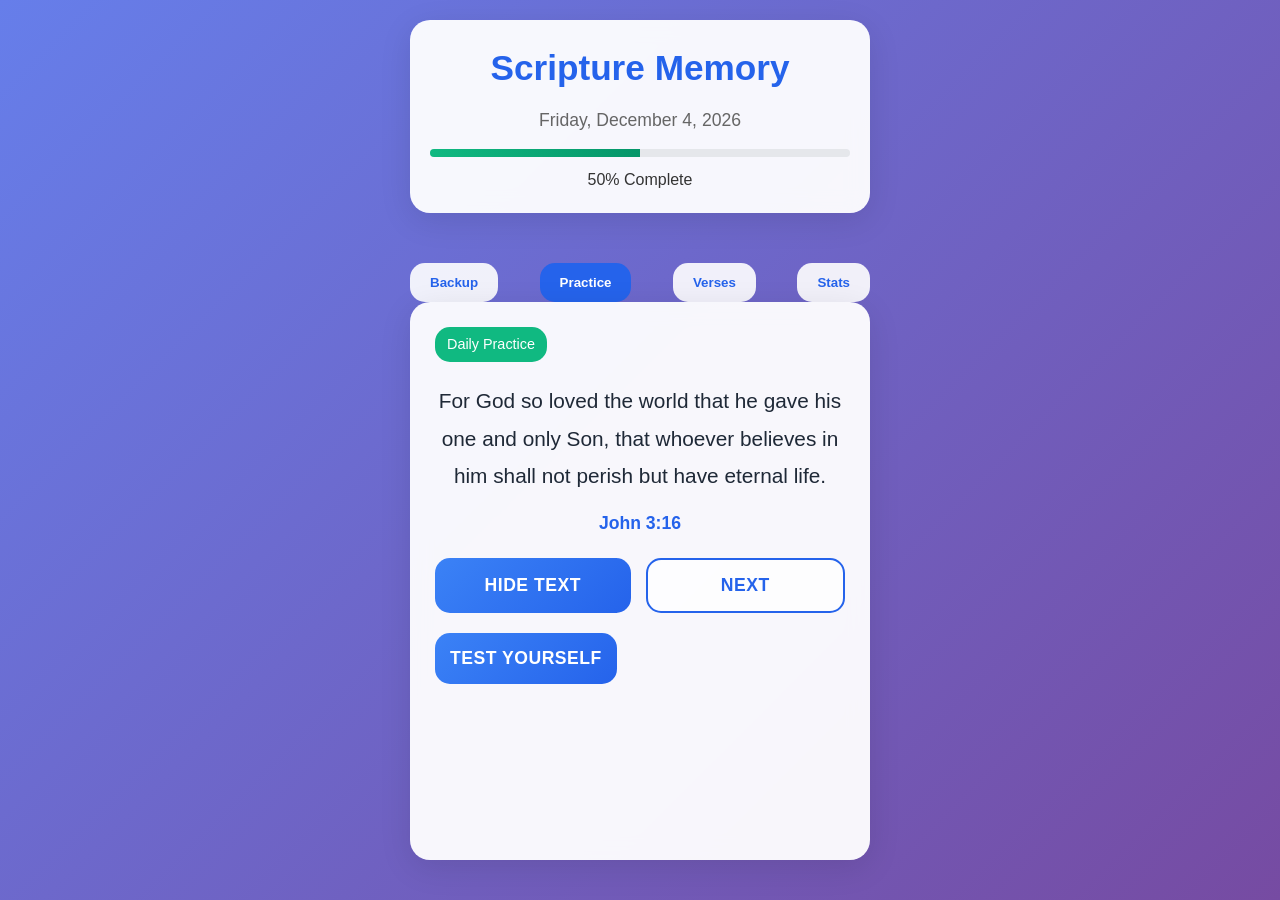
<file: scripture_memory_pwa_with_backup_fixed.html>
<!DOCTYPE html>
<html lang="en">
<head>
    <meta charset="UTF-8">
    <meta name="viewport" content="width=device-width, initial-scale=1.0">
    <title>Scripture Memory</title>
    <meta name="theme-color" content="#2563eb">
    <meta name="description" content="Scripture Memory Application - Learn and memorize Bible verses">
    
    <!-- PWA Manifest -->
    <link rel="manifest" href="[data-uri]">
    
    <!-- Service Worker Registration -->
    <script>
        if ('serviceWorker' in navigator) {
            navigator.serviceWorker.register('[data-uri]');
        }
    </script>
    
    <style>
        * {
            margin: 0;
            padding: 0;
            box-sizing: border-box;
        }
        
        body {
            font-family: -apple-system, BlinkMacSystemFont, 'Segoe UI', Roboto, sans-serif;
            background: linear-gradient(135deg, #667eea 0%, #764ba2 100%);
            min-height: 100vh;
            color: #333;
            line-height: 1.6;
        }
        
        .app-container {
            max-width: 500px;
            margin: 0 auto;
            padding: 20px;
            min-height: 100vh;
            display: flex;
            flex-direction: column;
        }
        
        .header {
            text-align: center;
            margin-bottom: 30px;
            padding: 20px;
            background: rgba(255, 255, 255, 0.95);
            backdrop-filter: blur(10px);
            border-radius: 20px;
            box-shadow: 0 8px 32px rgba(0, 0, 0, 0.1);
        }
        
        .header h1 {
            color: #2563eb;
            font-size: 2.2em;
            margin-bottom: 10px;
            font-weight: 700;
        }
        
        .date-display {
            font-size: 1.1em;
            color: #666;
            margin-bottom: 15px;
        }
        
        .progress-bar {
            width: 100%;
            height: 8px;
            background: #e5e7eb;
            border-radius: 4px;
            overflow: hidden;
            margin-bottom: 10px;
        }
        
        .progress-fill {
            height: 100%;
            background: linear-gradient(90deg, #10b981, #059669);
            transition: width 0.3s ease;
        }
        
        .verse-container {
            background: rgba(255, 255, 255, 0.95);
            backdrop-filter: blur(10px);
            border-radius: 20px;
            padding: 25px;
            margin-bottom: 20px;
            box-shadow: 0 8px 32px rgba(0, 0, 0, 0.1);
            flex: 1;
        }
        
        .verse-text {
            font-size: 1.3em;
            line-height: 1.8;
            margin-bottom: 15px;
            color: #1f2937;
            text-align: center;
            font-weight: 500;
        }
        
        .verse-reference {
            font-size: 1.1em;
            color: #2563eb;
            font-weight: 600;
            text-align: center;
            margin-bottom: 20px;
        }
        
        .verse-type {
            display: inline-block;
            background: #10b981;
            color: white;
            padding: 6px 12px;
            border-radius: 15px;
            font-size: 0.9em;
            font-weight: 500;
            margin-bottom: 20px;
        }
        
        .controls {
            display: flex;
            gap: 15px;
            margin-bottom: 20px;
        }
        
        .btn {
            flex: 1;
            padding: 15px;
            border: none;
            border-radius: 15px;
            font-size: 1.1em;
            font-weight: 600;
            cursor: pointer;
            transition: all 0.3s ease;
            text-transform: uppercase;
            letter-spacing: 0.5px;
        }
        
        .btn-primary {
            background: linear-gradient(135deg, #3b82f6, #2563eb);
            color: white;
        }
        
        .btn-primary:hover {
            transform: translateY(-2px);
            box-shadow: 0 8px 25px rgba(59, 130, 246, 0.4);
        }
        
        .btn-secondary {
            background: rgba(255, 255, 255, 0.8);
            color: #2563eb;
            border: 2px solid #2563eb;
        }
        
        .btn-secondary:hover {
            background: #2563eb;
            color: white;
            transform: translateY(-2px);
        }
        
        .btn-success {
            background: linear-gradient(135deg, #10b981, #059669);
            color: white;
        }
        
        .btn-success:hover {
            transform: translateY(-2px);
            box-shadow: 0 8px 25px rgba(16, 185, 129, 0.4);
        }
        
        .hidden {
            display: none;
        }
        
        .verse-input {
            width: 100%;
            padding: 15px;
            border: 2px solid #e5e7eb;
            border-radius: 15px;
            font-size: 1.1em;
            margin-bottom: 15px;
            background: rgba(255, 255, 255, 0.9);
            resize: vertical;
            min-height: 100px;
        }
        
        .verse-input:focus {
            outline: none;
            border-color: #3b82f6;
            box-shadow: 0 0 0 3px rgba(59, 130, 246, 0.1);
        }
        
        .stats-grid {
            display: grid;
            grid-template-columns: repeat(auto-fit, minmax(120px, 1fr));
            gap: 15px;
            margin-bottom: 20px;
        }
        
        .stat-card {
            background: rgba(255, 255, 255, 0.9);
            padding: 15px;
            border-radius: 15px;
            text-align: center;
            box-shadow: 0 4px 15px rgba(0, 0, 0, 0.1);
        }
        
        .stat-number {
            font-size: 2em;
            font-weight: 700;
            color: #2563eb;
            display: block;
        }
        
        .stat-label {
            font-size: 0.9em;
            color: #666;
            margin-top: 5px;
        }
        
        .navigation {
            display: flex;
            justify-content: space-between;
            gap: 10px;
            margin-top: 20px;
        }
        
        .nav-btn {
            padding: 12px 20px;
            background: rgba(255, 255, 255, 0.9);
            border: none;
            border-radius: 15px;
            font-weight: 600;
            cursor: pointer;
            transition: all 0.3s ease;
            color: #2563eb;
        }
        
        .nav-btn:hover {
            background: #2563eb;
            color: white;
            transform: translateY(-2px);
        }
        
        .nav-btn.active {
            background: #2563eb;
            color: white;
        }
        
        .verse-management {
            background: rgba(255, 255, 255, 0.95);
            backdrop-filter: blur(10px);
            border-radius: 20px;
            padding: 25px;
            margin-bottom: 20px;
            box-shadow: 0 8px 32px rgba(0, 0, 0, 0.1);
        }
        
        .verse-list {
            max-height: 400px;
            overflow-y: auto;
            margin-bottom: 20px;
        }
        
        .verse-item {
            background: rgba(255, 255, 255, 0.8);
            padding: 15px;
            border-radius: 10px;
            margin-bottom: 10px;
            border-left: 4px solid #3b82f6;
        }
        
        .verse-item-ref {
            font-weight: 600;
            color: #2563eb;
            margin-bottom: 5px;
        }
        
        .verse-item-text {
            font-size: 0.9em;
            color: #666;
            margin-bottom: 5px;
        }
        
        .verse-item-status {
            font-size: 0.8em;
            color: #10b981;
            font-weight: 500;
        }
        
        .add-verse-form {
            display: flex;
            flex-direction: column;
            gap: 15px;
        }
        
        .form-input {
            padding: 12px;
            border: 2px solid #e5e7eb;
            border-radius: 10px;
            font-size: 1em;
            background: rgba(255, 255, 255, 0.9);
        }
        
        .form-input:focus {
            outline: none;
            border-color: #3b82f6;
        }
        
        .comparison-result {
            margin-top: 15px;
            padding: 15px;
            border-radius: 10px;
            font-weight: 500;
        }
        
        .comparison-success {
            background: #d1fae5;
            color: #065f46;
            border: 1px solid #10b981;
        }
        
        .comparison-partial {
            background: #fef3c7;
            color: #92400e;
            border: 1px solid #f59e0b;
        }
        
        .comparison-error {
            background: #fee2e2;
            color: #991b1b;
            border: 1px solid #ef4444;
        }
        
        @media (max-width: 480px) {
            .app-container {
                padding: 15px;
            }
            
            .controls {
                flex-direction: column;
                gap: 10px;
            }
            
            .btn {
                padding: 12px;
            }
            
            .verse-text {
                font-size: 1.2em;
            }
            
            .stats-grid {
                grid-template-columns: repeat(2, 1fr);
            }
        }
    </style>
</head>
<body>
    <div class="app-container">
        <div class="header">
            <h1>Scripture Memory</h1>
            <div class="date-display" id="dateDisplay"></div>
            <div class="progress-bar">
                <div class="progress-fill" id="progressFill"></div>
            </div>
            <div id="progressText">0% Complete</div>
        </div>
        
        <div class="navigation">
            <button class="nav-btn" onclick="showView('backup')">Backup</button>
            <button class="nav-btn active" onclick="showView('practice')">Practice</button>
            <button class="nav-btn" onclick="showView('verses')">Verses</button>
            <button class="nav-btn" onclick="showView('stats')">Stats</button>
        </div>
        
        <!-- Practice View -->
        <div id="practiceView" class="verse-container">
            <div id="noVersesMessage" class="hidden">
                <h2 style="text-align: center; color: #666; margin-bottom: 20px;">No verses to practice today</h2>
                <p style="text-align: center; color: #666;">Add your first verse to get started!</p>
            </div>
            
            <div id="practiceContent" class="hidden">
                <div class="verse-type" id="verseType">Daily Practice</div>
                <div class="verse-text" id="verseText"></div>
                <div class="verse-reference" id="verseReference"></div>
                
                <div class="controls">
                    <button class="btn btn-primary" id="showHideBtn" onclick="toggleVerse()">Hide Text</button>
                    <button class="btn btn-secondary" onclick="nextVerse()">Next</button>
                </div>
                
                <div id="testSection" class="hidden">
                    <textarea class="verse-input" id="verseInput" placeholder="Type the verse here..."></textarea>
                    <button class="btn btn-success" onclick="checkVerse()">Check</button>
                    <div id="comparisonResult" class="comparison-result hidden"></div>
                </div>
                
                <button class="btn btn-primary" id="testBtn" onclick="startTest()">Test Yourself</button>
            </div>
        </div>
        
        <!-- Verses View -->
        <div id="versesView" class="verse-management hidden">
            <h2 style="margin-bottom: 20px; color: #2563eb;">Manage Verses</h2>
            
            <div class="add-verse-form">
                <input type="text" class="form-input" id="verseRefInput" placeholder="Reference (e.g., John 3:16)">
                <textarea class="form-input" id="verseTextInput" placeholder="Verse text..." rows="4"></textarea>
                <button class="btn btn-primary" onclick="addVerse()">Add Verse</button>
            </div>
            
            <div class="verse-list" id="verseList"></div>
        </div>
        
        <!-- Stats View -->
        <div id="statsView" class="verse-management hidden">
            <h2 style="margin-bottom: 20px; color: #2563eb;">Statistics</h2>
            
            <div class="stats-grid">
                <div class="stat-card">
                    <span class="stat-number" id="totalVerses">0</span>
                    <div class="stat-label">Total Verses</div>
                </div>
                <div class="stat-card">
                    <span class="stat-number" id="dailyVerses">0</span>
                    <div class="stat-label">Daily Practice</div>
                </div>
                <div class="stat-card">
                    <span class="stat-number" id="weeklyVerses">0</span>
                    <div class="stat-label">Weekly Practice</div>
                </div>
                <div class="stat-card">
                    <span class="stat-number" id="monthlyVerses">0</span>
                    <div class="stat-label">Monthly Practice</div>
                </div>
            </div>
            
            <div class="verse-list" id="statsVerseList"></div>
        </div>
    
        <!-- Backup View -->
        <div id="backupView" class="verse-management hidden">
            <h2 style="margin-bottom: 20px; color: #2563eb;">Backup & Import</h2>
            <button class="btn btn-primary" onclick="app.exportData()">Export Backup</button>
            <div style="margin-top: 20px;">
                <input type="file" id="importFile" accept=".json">
                <button class="btn btn-success" style="margin-top: 10px;" onclick="app.importData()">Import Backup</button>
            </div>
        </div>

    <script>
        class ScriptureMemoryApp {

    exportData() {
        const dataStr = JSON.stringify(this.verses, null, 2);
        const blob = new Blob([dataStr], { type: "application/json" });
        const url = URL.createObjectURL(blob);
        const a = document.createElement("a");
        a.href = url;
        a.download = "scripture_memory_backup.json";
        a.click();
        URL.revokeObjectURL(url);
    }

    importData() {
        const fileInput = document.getElementById('importFile');
        if (!fileInput.files.length) {
            alert('Please select a file to import.');
            return;
        }
        const reader = new FileReader();
        reader.onload = (e) => {
            try {
                const imported = JSON.parse(e.target.result);
                if (!Array.isArray(imported)) throw new Error("Invalid format");
                this.verses = imported;
                this.saveData();
                this.updateTodaysVerses();
                this.updateDisplay();
                this.updateStats();
                this.updateVerseList?.();
                alert("Import successful!");
            } catch (err) {
                alert("Import failed: " + err.message);
            }
        };
        reader.readAsText(fileInput.files[0]);
    }

            constructor() {
                this.verses = JSON.parse(localStorage.getItem('scriptureVerses') || '[]');
                this.currentVerseIndex = 0;
                this.todaysVerses = [];
                this.verseHidden = false;
                this.currentView = 'practice';
                
                this.initializeApp();
            }
            
            initializeApp() {
                this.updateDateDisplay();
                this.processVerses();
                this.updateTodaysVerses();
                this.updateDisplay();
                this.updateStats();
                
                // Auto-save every 30 seconds
                setInterval(() => this.saveData(), 30000);
            }
            
            updateDateDisplay() {
                const now = new Date();
                const options = { 
                    weekday: 'long', 
                    year: 'numeric', 
                    month: 'long', 
                    day: 'numeric' 
                };
                document.getElementById('dateDisplay').textContent = now.toLocaleDateString('en-US', options);
            }
            
            processVerses() {
                const today = new Date();
                const currentTime = today.getTime();
                
                this.verses.forEach(verse => {
                    const addedDate = new Date(verse.addedDate);
                    const daysSinceAdded = Math.floor((currentTime - addedDate.getTime()) / (1000 * 60 * 60 * 24));
                    
                    // Update verse status based on time elapsed
                    if (verse.status === 'daily' && daysSinceAdded >= 49) { // 7 weeks
                        this.promoteToWeekly(verse);
                    } else if (verse.status === 'weekly' && this.getWeeksSincePromotion(verse) >= 28) { // 7 months
                        this.promoteToMonthly(verse);
                    } else if (verse.status === 'monthly' && this.getMonthsSincePromotion(verse) >= 84) { // 7 years
                        this.retireVerse(verse);
                    }
                });
                
                this.saveData();
            }
            
            promoteToWeekly(verse) {
                const weeklyVerses = this.verses.filter(v => v.status === 'weekly');
                const dayOfWeek = weeklyVerses.length % 7;
                const days = ['Sunday', 'Monday', 'Tuesday', 'Wednesday', 'Thursday', 'Friday', 'Saturday'];
                
                verse.status = 'weekly';
                verse.weeklyDay = days[dayOfWeek];
                verse.promotedToWeekly = new Date().toISOString();
            }
            
            promoteToMonthly(verse) {
                const monthlyVerses = this.verses.filter(v => v.status === 'monthly');
                const dayOfMonth = (monthlyVerses.length % 30) + 1;
                
                verse.status = 'monthly';
                verse.monthlyDay = dayOfMonth;
                verse.promotedToMonthly = new Date().toISOString();
            }
            
            retireVerse(verse) {
                verse.status = 'retired';
                verse.retiredDate = new Date().toISOString();
            }
            
            getWeeksSincePromotion(verse) {
                if (!verse.promotedToWeekly) return 0;
                const promotionDate = new Date(verse.promotedToWeekly);
                const now = new Date();
                return Math.floor((now - promotionDate) / (1000 * 60 * 60 * 24 * 7));
            }
            
            getMonthsSincePromotion(verse) {
                if (!verse.promotedToMonthly) return 0;
                const promotionDate = new Date(verse.promotedToMonthly);
                const now = new Date();
                return Math.floor((now - promotionDate) / (1000 * 60 * 60 * 24 * 30));
            }
            
            updateTodaysVerses() {
                const today = new Date();
                const dayOfWeek = today.getDay();
                const dayOfMonth = today.getDate();
                const days = ['Sunday', 'Monday', 'Tuesday', 'Wednesday', 'Thursday', 'Friday', 'Saturday'];
                
                this.todaysVerses = [];
                
                // Daily verses
                this.verses.filter(v => v.status === 'daily').forEach(verse => {
                    this.todaysVerses.push({...verse, practiceType: 'Daily Practice'});
                });
                
                // Weekly verses
                this.verses.filter(v => v.status === 'weekly' && v.weeklyDay === days[dayOfWeek]).forEach(verse => {
                    this.todaysVerses.push({...verse, practiceType: 'Weekly Practice'});
                });
                
                // Monthly verses
                this.verses.filter(v => v.status === 'monthly').forEach(verse => {
                    let shouldPractice = false;
                    
                    if (verse.monthlyDay <= dayOfMonth) {
                        shouldPractice = true;
                    }
                    
                    // February special handling
                    if (today.getMonth() === 1) { // February
                        const isLeapYear = today.getFullYear() % 4 === 0;
                        const lastDay = isLeapYear ? 29 : 28;
                        
                        if (dayOfMonth === lastDay && verse.monthlyDay >= 29) {
                            shouldPractice = true;
                        }
                    }
                    
                    // 31-day months - no practice on 31st
                    if (dayOfMonth === 31) {
                        shouldPractice = false;
                    }
                    
                    if (shouldPractice && verse.monthlyDay === dayOfMonth) {
                        this.todaysVerses.push({...verse, practiceType: 'Monthly Practice'});
                    }
                });
                
                this.currentVerseIndex = 0;
            }
            
            updateDisplay() {
                const practiceContent = document.getElementById('practiceContent');
                const noVersesMessage = document.getElementById('noVersesMessage');
                
                if (this.todaysVerses.length === 0) {
                    practiceContent.classList.add('hidden');
                    noVersesMessage.classList.remove('hidden');
                    this.updateProgress(0);
                    return;
                }
                
                practiceContent.classList.remove('hidden');
                noVersesMessage.classList.add('hidden');
                
                const currentVerse = this.todaysVerses[this.currentVerseIndex];
                document.getElementById('verseType').textContent = currentVerse.practiceType;
                document.getElementById('verseText').textContent = currentVerse.text;
                document.getElementById('verseReference').textContent = currentVerse.reference;
                
                // Update progress
                const progress = ((this.currentVerseIndex + 1) / this.todaysVerses.length) * 100;
                this.updateProgress(progress);
                
                // Reset verse visibility
                this.verseHidden = false;
                document.getElementById('showHideBtn').textContent = 'Hide Text';
                document.getElementById('verseText').classList.remove('hidden');
                document.getElementById('testSection').classList.add('hidden');
                document.getElementById('testBtn').classList.remove('hidden');
                document.getElementById('comparisonResult').classList.add('hidden');
                document.getElementById('verseInput').value = '';
            }
            
            updateProgress(percentage) {
                const progressFill = document.getElementById('progressFill');
                const progressText = document.getElementById('progressText');
                
                progressFill.style.width = percentage + '%';
                progressText.textContent = Math.round(percentage) + '% Complete';
            }
            
            toggleVerse() {
                const verseText = document.getElementById('verseText');
                const showHideBtn = document.getElementById('showHideBtn');
                
                if (this.verseHidden) {
                    verseText.classList.remove('hidden');
                    showHideBtn.textContent = 'Hide Text';
                    this.verseHidden = false;
                } else {
                    verseText.classList.add('hidden');
                    showHideBtn.textContent = 'Show Text';
                    this.verseHidden = true;
                }
            }
            
            nextVerse() {
                if (this.todaysVerses.length === 0) return;
                
                this.currentVerseIndex = (this.currentVerseIndex + 1) % this.todaysVerses.length;
                this.updateDisplay();
            }
            
            startTest() {
                document.getElementById('testSection').classList.remove('hidden');
                document.getElementById('testBtn').classList.add('hidden');
                document.getElementById('verseInput').focus();
            }
            
            checkVerse() {
                const userInput = document.getElementById('verseInput').value.trim();
                const currentVerse = this.todaysVerses[this.currentVerseIndex];
                const correctText = currentVerse.text.toLowerCase();
                const userText = userInput.toLowerCase();
                
                const resultDiv = document.getElementById('comparisonResult');
                resultDiv.classList.remove('hidden');
                
                // Simple comparison - can be enhanced with more sophisticated matching
                const similarity = this.calculateSimilarity(userText, correctText);
                
                if (similarity > 0.9) {
                    resultDiv.className = 'comparison-result comparison-success';
                    resultDiv.textContent = 'Excellent! Perfect match!';
                } else if (similarity > 0.7) {
                    resultDiv.className = 'comparison-result comparison-partial';
                    resultDiv.textContent = 'Good! Minor differences detected.';
                } else {
                    resultDiv.className = 'comparison-result comparison-error';
                    resultDiv.textContent = 'Keep practicing! Try again.';
                }
                
                // Show the correct text
                document.getElementById('verseText').classList.remove('hidden');
                document.getElementById('showHideBtn').textContent = 'Hide Text';
                this.verseHidden = false;
            }
            
            calculateSimilarity(str1, str2) {
                const longer = str1.length > str2.length ? str1 : str2;
                const shorter = str1.length > str2.length ? str2 : str1;
                
                if (longer.length === 0) return 1.0;
                
                const editDistance = this.levenshteinDistance(longer, shorter);
                return (longer.length - editDistance) / longer.length;
            }
            
            levenshteinDistance(str1, str2) {
                const matrix = [];
                
                for (let i = 0; i <= str2.length; i++) {
                    matrix[i] = [i];
                }
                
                for (let j = 0; j <= str1.length; j++) {
                    matrix[0][j] = j;
                }
                
                for (let i = 1; i <= str2.length; i++) {
                    for (let j = 1; j <= str1.length; j++) {
                        if (str2.charAt(i - 1) === str1.charAt(j - 1)) {
                            matrix[i][j] = matrix[i - 1][j - 1];
                        } else {
                            matrix[i][j] = Math.min(
                                matrix[i - 1][j - 1] + 1,
                                matrix[i][j - 1] + 1,
                                matrix[i - 1][j] + 1
                            );
                        }
                    }
                }
                
                return matrix[str2.length][str1.length];
            }
            
            addVerse() {
                const reference = document.getElementById('verseRefInput').value.trim();
                const text = document.getElementById('verseTextInput').value.trim();
                
                if (!reference || !text) {
                    alert('Please enter both reference and text');
                    return;
                }
                
                const newVerse = {
                    id: Date.now(),
                    reference: reference,
                    text: text,
                    addedDate: new Date().toISOString(),
                    status: 'daily',
                    practiceCount: 0
                };
                
                this.verses.push(newVerse);
                this.saveData();
                this.updateTodaysVerses();
                this.updateDisplay();
                this.updateStats();
                this.updateVerseList();
                
                // Clear form
                document.getElementById('verseRefInput').value = '';
                document.getElementById('verseTextInput').value = '';
                
                alert('Verse added successfully!');
            }
            
            removeVerse(id) {
                if (confirm('Are you sure you want to remove this verse?')) {
                    this.verses = this.verses.filter(v => v.id !== id);
                    this.saveData();
                    this.updateTodaysVerses();
                    this.updateDisplay();
                    this.updateStats();
                    this.updateVerseList();
                }
            }
            
            updateVerseList() {
                const verseList = document.getElementById('verseList');
                verseList.innerHTML = '';
                
                this.verses.forEach(verse => {
                    const verseDiv = document.createElement('div');
                    verseDiv.className = 'verse-item';
                    
                    const statusText = this.getStatusText(verse);
                    
                    verseDiv.innerHTML = `
                        <div class="verse-item-ref">${verse.reference}</div>
                        <div class="verse-item-text">${verse.text.substring(0, 100)}${verse.text.length > 100 ? '...' : ''}</div>
                        <div class="verse-item-status">${statusText}</div>
                        <button class="btn btn-secondary" style="margin-top: 10px; padding: 8px 15px; font-size: 0.9em;" onclick="app.removeVerse(${verse.id})">Remove</button>
                    `;
                    
                    verseList.appendChild(verseDiv);
                });
            }
            
            getStatusText(verse) {
                const addedDate = new Date(verse.addedDate);
                const daysSinceAdded = Math.floor((Date.now() - addedDate.getTime()) / (1000 * 60 * 60 * 24));
                
                switch (verse.status) {
                    case 'daily':
                        const daysLeft = Math.max(0, 49 - daysSinceAdded);
                        return `Daily Practice (${daysLeft} days until weekly)`;
                    case 'weekly':
                        const weeksLeft = Math.max(0, 28 - this.getWeeksSincePromotion(verse));
                        return `Weekly Practice - ${verse.weeklyDay} (${weeksLeft} weeks until monthly)`;
                    case 'monthly':
                        const monthsLeft = Math.max(0, 84 - this.getMonthsSincePromotion(verse));
                        return `Monthly Practice - Day ${verse.monthlyDay} (${monthsLeft} months until retired)`;
                    case 'retired':
                        return 'Retired';
                    default:
                        return 'Unknown';
                }
            }
            
            updateStats() {
                const totalVerses = this.verses.length;
                const dailyVerses = this.verses.filter(v => v.status === 'daily').length;
                const weeklyVerses = this.verses.filter(v => v.status === 'weekly').length;
                const monthlyVerses = this.verses.filter(v => v.status === 'monthly').length;
                
                document.getElementById('totalVerses').textContent = totalVerses;
                document.getElementById('dailyVerses').textContent = dailyVerses;
                document.getElementById('weeklyVerses').textContent = weeklyVerses;
                document.getElementById('monthlyVerses').textContent = monthlyVerses;
                
                // Update stats verse list
                const statsVerseList = document.getElementById('statsVerseList');
                statsVerseList.innerHTML = '';
                
                const versesByStatus = {
                    'daily': [],
                    'weekly': [],
                    'monthly': [],
                    'retired': []
                };
                
                this.verses.forEach(verse => {
                    versesByStatus[verse.status].push(verse);
                });
                
                Object.keys(versesByStatus).forEach(status => {
                    if (versesByStatus[status].length > 0) {
                        const statusHeader = document.createElement('h3');
                        statusHeader.textContent = status.charAt(0).toUpperCase() + status.slice(1) + ' Verses';
                        statusHeader.style.color = '#2563eb';
                        statusHeader.style.marginTop = '20px';
                        statusHeader.style.marginBottom = '10px';
                        statsVerseList.appendChild(statusHeader);
                        
                        versesByStatus[status].forEach(verse => {
                            const verseDiv = document.createElement('div');
                            verseDiv.className = 'verse-item';
                            
                            verseDiv.innerHTML = `
                                <div class="verse-item-ref">${verse.reference}</div>
                                <div class="verse-item-text">${verse.text.substring(0, 80)}${verse.text.length > 80 ? '...' : ''}</div>
                                <div class="verse-item-status">${this.getStatusText(verse)}</div>
                            `;
                            
                            statsVerseList.appendChild(verseDiv);
                        });
                    }
                });
            }
            
            saveData() {
                localStorage.setItem('scriptureVerses', JSON.stringify(this.verses));
            }
            
            showView(viewName) {
                // Hide all views
                document.getElementById('practiceView').classList.add('hidden');
                document.getElementById('versesView').classList.add('hidden');
                document.getElementById('statsView').classList.add('hidden');
                
                // Show selected view
                document.getElementById(viewName + 'View').classList.remove('hidden');
                
                // Update navigation
                document.querySelectorAll('.nav-btn').forEach(btn => {
                    btn.classList.remove('active');
                });
                
                event.target.classList.add('active');
                
                // Update data when switching views
                if (viewName === 'verses') {
                    this.updateVerseList();
                } else if (viewName === 'stats') {
                    this.updateStats();
                }
                
                this.currentView = viewName;
            }
        }
        
        // Global functions for onclick handlers
        let app;
        
        function showView(viewName) {
            ['practiceView', 'versesView', 'statsView', 'backupView'].forEach(id => {
                document.getElementById(id)?.classList.add('hidden');
            });
            document.getElementById(viewName + 'View')?.classList.remove('hidden');
            document.querySelectorAll('.nav-btn').forEach(btn => btn.classList.remove('active'));
            event?.target?.classList?.add('active');
        }
        
        function toggleVerse() {
            app.toggleVerse();
        }
        
        function nextVerse() {
            app.nextVerse();
        }
        
        function startTest() {
            app.startTest();
        }
        
        function checkVerse() {
            app.checkVerse();
        }
        
        function addVerse() {
            app.addVerse();
        }
        
        // Initialize app when page loads
        document.addEventListener('DOMContentLoaded', function() {
            app = new ScriptureMemoryApp();
            
            // Add some sample verses for demonstration
            if (app.verses.length === 0) {
                const sampleVerses = [
                    {
                        id: 1,
                        reference: "John 3:16",
                        text: "For God so loved the world that he gave his one and only Son, that whoever believes in him shall not perish but have eternal life.",
                        addedDate: new Date(Date.now() - 10 * 24 * 60 * 60 * 1000).toISOString(), // 10 days ago
                        status: 'daily',
                        practiceCount: 0
                    },
                    {
                        id: 2,
                        reference: "Romans 8:28",
                        text: "And we know that in all things God works for the good of those who love him, who have been called according to his purpose.",
                        addedDate: new Date(Date.now() - 3 * 24 * 60 * 60 * 1000).toISOString(), // 3 days ago
                        status: 'daily',
                        practiceCount: 0
                    }
                ];
                
                app.verses = sampleVerses;
                app.saveData();
                app.updateTodaysVerses();
                app.updateDisplay();
                app.updateStats();
            }
            
            // Handle Enter key in verse input
            document.getElementById('verseInput').addEventListener('keypress', function(e) {
                if (e.key === 'Enter' && !e.shiftKey) {
                    e.preventDefault();
                    checkVerse();
                }
            });
            
            // Handle Enter key in add verse form
            document.getElementById('verseTextInput').addEventListener('keypress', function(e) {
                if (e.key === 'Enter' && e.ctrlKey) {
                    e.preventDefault();
                    addVerse();
                }
            });
        });
        
        // Add offline support
        window.addEventListener('online', function() {
            console.log('Back online');
        });
        
        window.addEventListener('offline', function() {
            console.log('Gone offline');
        });
    </script>
</body>
</html>
</file>
<file: styles.css>
/* ===== Theme Variables ===== */
:root {
    --bg-gradient-start: #667eea;
    --bg-gradient-end: #764ba2;
    --card-bg: rgba(255, 255, 255, 0.95);
    --card-bg-solid: #fff;
    --text-primary: #1f2937;
    --text-secondary: #666;
    --text-heading: #2563eb;
    --border-color: #e5e7eb;
    --input-bg: rgba(255, 255, 255, 0.9);
    --btn-secondary-bg: rgba(255, 255, 255, 0.8);
    --nav-btn-bg: rgba(255, 255, 255, 0.9);
    --stat-card-bg: rgba(255, 255, 255, 0.9);
    --verse-item-bg: rgba(255, 255, 255, 0.8);
    --progress-bg: #e5e7eb;
    --success-bg: #d1fae5;
    --success-text: #065f46;
    --success-border: #10b981;
    --warning-bg: #fef3c7;
    --warning-text: #92400e;
    --warning-border: #f59e0b;
    --error-bg: #fee2e2;
    --error-text: #991b1b;
    --error-border: #ef4444;
    --shadow: rgba(0, 0, 0, 0.1);
    --shadow-heavy: rgba(0, 0, 0, 0.1);
    --modal-overlay: rgba(0, 0, 0, 0.5);
    --review-btn-bg: #f0fdf4;
    --review-btn-border: #86efac;
    --review-btn-active-bg: #10b981;
}

[data-theme="dark"] {
    --bg-gradient-start: #1e1b4b;
    --bg-gradient-end: #312e81;
    --card-bg: rgba(30, 30, 46, 0.95);
    --card-bg-solid: #1e1e2e;
    --text-primary: #e2e8f0;
    --text-secondary: #94a3b8;
    --text-heading: #60a5fa;
    --border-color: #334155;
    --input-bg: rgba(30, 30, 46, 0.9);
    --btn-secondary-bg: rgba(30, 30, 46, 0.8);
    --nav-btn-bg: rgba(30, 30, 46, 0.9);
    --stat-card-bg: rgba(30, 30, 46, 0.9);
    --verse-item-bg: rgba(30, 30, 46, 0.8);
    --progress-bg: #334155;
    --success-bg: #064e3b;
    --success-text: #6ee7b7;
    --success-border: #10b981;
    --warning-bg: #78350f;
    --warning-text: #fde68a;
    --warning-border: #f59e0b;
    --error-bg: #7f1d1d;
    --error-text: #fca5a5;
    --error-border: #ef4444;
    --shadow: rgba(0, 0, 0, 0.3);
    --shadow-heavy: rgba(0, 0, 0, 0.4);
    --modal-overlay: rgba(0, 0, 0, 0.7);
    --review-btn-bg: #064e3b;
    --review-btn-border: #10b981;
    --review-btn-active-bg: #059669;
}

/* ===== Reset & Base ===== */
* {
    margin: 0;
    padding: 0;
    box-sizing: border-box;
}

body {
    font-family: -apple-system, BlinkMacSystemFont, 'Segoe UI', Roboto, sans-serif;
    background: linear-gradient(135deg, var(--bg-gradient-start) 0%, var(--bg-gradient-end) 100%);
    min-height: 100vh;
    color: var(--text-primary);
    line-height: 1.6;
}

/* ===== Layout ===== */
.app-container {
    max-width: 500px;
    margin: 0 auto;
    padding: 20px;
    min-height: 100vh;
    display: flex;
    flex-direction: column;
}

/* ===== Header ===== */
.header {
    text-align: center;
    margin-bottom: 30px;
    padding: 20px;
    background: var(--card-bg);
    backdrop-filter: blur(10px);
    border-radius: 20px;
    box-shadow: 0 8px 32px var(--shadow);
    position: relative;
}

.header h1 {
    color: var(--text-heading);
    font-size: 2.2em;
    margin-bottom: 10px;
    font-weight: 700;
}

.date-display {
    font-size: 1.1em;
    color: var(--text-secondary);
    margin-bottom: 15px;
}

/* ===== Dark Mode Toggle ===== */
.theme-toggle {
    position: absolute;
    top: 15px;
    right: 15px;
    background: none;
    border: 2px solid var(--border-color);
    border-radius: 50%;
    width: 36px;
    height: 36px;
    font-size: 1.1em;
    cursor: pointer;
    display: flex;
    align-items: center;
    justify-content: center;
    transition: all 0.3s ease;
    color: var(--text-secondary);
}

.theme-toggle:hover {
    border-color: var(--text-heading);
    color: var(--text-heading);
    transform: scale(1.1);
}

/* ===== Progress Bar ===== */
.progress-bar {
    width: 100%;
    height: 8px;
    background: var(--progress-bg);
    border-radius: 4px;
    overflow: hidden;
    margin-bottom: 10px;
}

.progress-fill {
    height: 100%;
    background: linear-gradient(90deg, #10b981, #059669);
    transition: width 0.3s ease;
}

#progressText {
    color: var(--text-secondary);
}

/* ===== Verse Container ===== */
.verse-container {
    background: var(--card-bg);
    backdrop-filter: blur(10px);
    border-radius: 20px;
    padding: 25px;
    margin-bottom: 20px;
    box-shadow: 0 8px 32px var(--shadow);
    flex: 1;
}

.verse-text {
    font-size: 1.3em;
    line-height: 1.8;
    margin-bottom: 15px;
    color: var(--text-primary);
    text-align: center;
    font-weight: 500;
}

.verse-reference {
    font-size: 1.1em;
    color: var(--text-heading);
    font-weight: 600;
    text-align: center;
    margin-bottom: 20px;
}

.verse-type {
    display: inline-block;
    background: #10b981;
    color: white;
    padding: 6px 12px;
    border-radius: 15px;
    font-size: 0.9em;
    font-weight: 500;
    margin-bottom: 20px;
}

/* ===== Review Progress (on practice card) ===== */
.review-progress {
    text-align: center;
    margin-bottom: 15px;
    font-size: 0.9em;
    color: var(--text-secondary);
}

.review-progress-bar {
    width: 60%;
    height: 6px;
    background: var(--progress-bg);
    border-radius: 3px;
    overflow: hidden;
    margin: 6px auto 0;
}

.review-progress-fill {
    height: 100%;
    background: linear-gradient(90deg, #f59e0b, #d97706);
    transition: width 0.3s ease;
}

/* ===== Review Complete Button ===== */
.review-complete-btn {
    display: flex;
    align-items: center;
    justify-content: center;
    gap: 8px;
    width: 100%;
    padding: 14px;
    margin-bottom: 15px;
    border: 2px solid var(--review-btn-border);
    border-radius: 15px;
    background: var(--review-btn-bg);
    color: #059669;
    font-size: 1.1em;
    font-weight: 600;
    cursor: pointer;
    transition: all 0.3s ease;
}

.review-complete-btn:hover:not(:disabled) {
    background: var(--review-btn-active-bg);
    color: white;
    transform: translateY(-2px);
    box-shadow: 0 8px 25px rgba(16, 185, 129, 0.4);
}

.review-complete-btn.completed {
    background: var(--review-btn-active-bg);
    color: white;
    border-color: var(--review-btn-active-bg);
}

.review-complete-btn:disabled {
    opacity: 0.7;
    cursor: default;
}

.review-complete-btn .checkmark {
    font-size: 1.3em;
    transition: transform 0.3s ease;
}

.review-complete-btn.completed .checkmark {
    animation: checkBounce 0.4s ease;
}

@keyframes checkBounce {
    0% { transform: scale(1); }
    50% { transform: scale(1.4); }
    100% { transform: scale(1); }
}

/* ===== Controls ===== */
.controls {
    display: flex;
    gap: 15px;
    margin-bottom: 20px;
}

.btn {
    flex: 1;
    padding: 15px;
    border: none;
    border-radius: 15px;
    font-size: 1.1em;
    font-weight: 600;
    cursor: pointer;
    transition: all 0.3s ease;
    text-transform: uppercase;
    letter-spacing: 0.5px;
}

.btn-primary {
    background: linear-gradient(135deg, #3b82f6, #2563eb);
    color: white;
}

.btn-primary:hover {
    transform: translateY(-2px);
    box-shadow: 0 8px 25px rgba(59, 130, 246, 0.4);
}

.btn-secondary {
    background: var(--btn-secondary-bg);
    color: var(--text-heading);
    border: 2px solid var(--text-heading);
}

.btn-secondary:hover {
    background: #2563eb;
    color: white;
    transform: translateY(-2px);
}

.btn-success {
    background: linear-gradient(135deg, #10b981, #059669);
    color: white;
}

.btn-success:hover {
    transform: translateY(-2px);
    box-shadow: 0 8px 25px rgba(16, 185, 129, 0.4);
}

.btn-danger {
    background: linear-gradient(135deg, #ef4444, #dc2626);
    color: white;
}

.btn-danger:hover {
    transform: translateY(-2px);
    box-shadow: 0 8px 25px rgba(239, 68, 68, 0.4);
}

.btn-sm {
    padding: 8px 15px;
    font-size: 0.9em;
}

.hidden {
    display: none !important;
}

/* ===== Inputs ===== */
.verse-input {
    width: 100%;
    padding: 15px;
    border: 2px solid var(--border-color);
    border-radius: 15px;
    font-size: 1.1em;
    margin-bottom: 15px;
    background: var(--input-bg);
    color: var(--text-primary);
    resize: vertical;
    min-height: 100px;
}

.verse-input:focus {
    outline: none;
    border-color: #3b82f6;
    box-shadow: 0 0 0 3px rgba(59, 130, 246, 0.1);
}

.form-input {
    padding: 12px;
    border: 2px solid var(--border-color);
    border-radius: 10px;
    font-size: 1em;
    background: var(--input-bg);
    color: var(--text-primary);
}

.form-input:focus {
    outline: none;
    border-color: #3b82f6;
}

/* ===== Stats ===== */
.stats-grid {
    display: grid;
    grid-template-columns: repeat(auto-fit, minmax(120px, 1fr));
    gap: 15px;
    margin-bottom: 20px;
}

.stat-card {
    background: var(--stat-card-bg);
    padding: 15px;
    border-radius: 15px;
    text-align: center;
    box-shadow: 0 4px 15px var(--shadow);
}

.stat-number {
    font-size: 2em;
    font-weight: 700;
    color: var(--text-heading);
    display: block;
}

.stat-label {
    font-size: 0.9em;
    color: var(--text-secondary);
    margin-top: 5px;
}

/* ===== Navigation ===== */
.navigation {
    display: flex;
    flex-wrap: wrap;
    justify-content: center;
    gap: 8px;
    margin-top: 20px;
}

.nav-btn {
    padding: 10px 16px;
    font-size: 0.9em;
    background: var(--nav-btn-bg);
    border: none;
    border-radius: 15px;
    font-weight: 600;
    cursor: pointer;
    transition: all 0.3s ease;
    color: var(--text-heading);
}

.nav-btn:hover {
    background: #2563eb;
    color: white;
    transform: translateY(-2px);
}

.nav-btn.active {
    background: #2563eb;
    color: white;
}

/* ===== Verse Management ===== */
.verse-management {
    background: var(--card-bg);
    backdrop-filter: blur(10px);
    border-radius: 20px;
    padding: 25px;
    margin-bottom: 20px;
    box-shadow: 0 8px 32px var(--shadow);
}

.verse-list {
    max-height: 400px;
    overflow-y: auto;
    margin-bottom: 20px;
}

.verse-item {
    background: var(--verse-item-bg);
    padding: 15px;
    border-radius: 10px;
    margin-bottom: 10px;
    border-left: 4px solid #3b82f6;
    cursor: pointer;
    transition: transform 0.2s ease, box-shadow 0.2s ease;
}

.verse-item:hover {
    transform: translateX(4px);
    box-shadow: 0 4px 12px var(--shadow);
}

.verse-item-ref {
    font-weight: 600;
    color: var(--text-heading);
    margin-bottom: 5px;
}

.verse-item-text {
    font-size: 0.9em;
    color: var(--text-secondary);
    margin-bottom: 5px;
}

.verse-item-status {
    font-size: 0.8em;
    color: #10b981;
    font-weight: 500;
}

.verse-item-actions {
    display: flex;
    gap: 8px;
    margin-top: 10px;
}

.add-verse-form {
    display: flex;
    flex-direction: column;
    gap: 15px;
}

.lookup-row {
    display: flex;
    gap: 10px;
}

.lookup-row select {
    flex: 1;
}

.lookup-row button {
    flex: 0 0 auto;
    white-space: nowrap;
}

.lookup-status {
    font-size: 0.85em;
    padding: 8px 12px;
    border-radius: 8px;
    line-height: 1.4;
}

.lookup-status.loading {
    color: var(--text-secondary);
    background: var(--verse-item-bg);
}

.lookup-status.error {
    color: var(--error-text);
    background: var(--error-bg);
}

.lookup-status.success {
    color: var(--success-text);
    background: var(--success-bg);
}

/* ===== Comparison Result ===== */
.comparison-result {
    margin-top: 15px;
    padding: 15px;
    border-radius: 10px;
    font-weight: 500;
}

.comparison-success {
    background: var(--success-bg);
    color: var(--success-text);
    border: 1px solid var(--success-border);
}

.comparison-partial {
    background: var(--warning-bg);
    color: var(--warning-text);
    border: 1px solid var(--warning-border);
}

.comparison-error {
    background: var(--error-bg);
    color: var(--error-text);
    border: 1px solid var(--error-border);
}

/* ===== Modal ===== */
.modal-overlay {
    display: none;
    position: fixed;
    top: 0;
    left: 0;
    width: 100%;
    height: 100%;
    background: var(--modal-overlay);
    z-index: 1000;
    justify-content: center;
    align-items: center;
    padding: 20px;
}

.modal-overlay.active {
    display: flex;
}

.modal {
    background: var(--card-bg-solid);
    border-radius: 20px;
    padding: 25px;
    max-width: 500px;
    width: 100%;
    max-height: 80vh;
    overflow-y: auto;
    box-shadow: 0 20px 60px var(--shadow-heavy);
    position: relative;
}

.modal-close {
    position: absolute;
    top: 15px;
    right: 15px;
    background: none;
    border: none;
    font-size: 1.5em;
    cursor: pointer;
    color: var(--text-secondary);
    width: 32px;
    height: 32px;
    display: flex;
    align-items: center;
    justify-content: center;
    border-radius: 50%;
    transition: all 0.2s ease;
}

.modal-close:hover {
    background: var(--border-color);
    color: var(--text-primary);
}

.modal h2 {
    color: var(--text-heading);
    margin-bottom: 5px;
    padding-right: 40px;
}

.modal-verse-text {
    color: var(--text-secondary);
    font-style: italic;
    margin-bottom: 20px;
    line-height: 1.6;
}

.modal-status {
    background: var(--verse-item-bg);
    padding: 12px 16px;
    border-radius: 10px;
    margin-bottom: 20px;
    font-size: 0.95em;
    color: var(--text-primary);
}

.modal-status strong {
    color: var(--text-heading);
}

/* ===== Review Log ===== */
.review-log-header {
    display: flex;
    justify-content: space-between;
    align-items: center;
    margin-bottom: 12px;
}

.review-log-header h3 {
    color: var(--text-primary);
    font-size: 1.05em;
}

.review-log {
    max-height: 250px;
    overflow-y: auto;
    margin-bottom: 15px;
}

.review-entry {
    display: flex;
    justify-content: space-between;
    align-items: center;
    padding: 8px 12px;
    border-radius: 8px;
    margin-bottom: 4px;
    background: var(--verse-item-bg);
    font-size: 0.9em;
}

.review-entry-date {
    color: var(--text-primary);
}

.review-entry-phase {
    color: var(--text-secondary);
    font-size: 0.85em;
    margin-left: 8px;
}

.review-entry-delete {
    background: none;
    border: none;
    color: var(--error-border);
    cursor: pointer;
    font-size: 1.1em;
    padding: 2px 6px;
    border-radius: 4px;
    transition: background 0.2s;
}

.review-entry-delete:hover {
    background: var(--error-bg);
}

.add-review-form {
    display: flex;
    gap: 8px;
    align-items: center;
    margin-top: 10px;
}

.add-review-form input[type="date"] {
    flex: 1;
    padding: 8px 12px;
    border: 2px solid var(--border-color);
    border-radius: 8px;
    background: var(--input-bg);
    color: var(--text-primary);
    font-size: 0.9em;
}

.add-review-form input[type="date"]:focus {
    outline: none;
    border-color: #3b82f6;
}

.add-review-btn {
    padding: 8px 16px;
    border: none;
    border-radius: 8px;
    background: linear-gradient(135deg, #10b981, #059669);
    color: white;
    font-weight: 600;
    cursor: pointer;
    white-space: nowrap;
    transition: all 0.2s ease;
}

.add-review-btn:hover {
    transform: translateY(-1px);
    box-shadow: 0 4px 12px rgba(16, 185, 129, 0.3);
}

.no-reviews {
    text-align: center;
    color: var(--text-secondary);
    padding: 20px;
    font-style: italic;
}

/* ===== Test Buttons ===== */
.test-buttons {
    display: flex;
    gap: 10px;
}

.test-buttons .btn {
    flex: 1;
}

/* ===== Recite Section ===== */
.recite-status {
    text-align: center;
    color: var(--text-secondary);
    font-size: 0.95em;
    margin-bottom: 15px;
}

.recite-mic-btn {
    display: flex;
    align-items: center;
    justify-content: center;
    width: 80px;
    height: 80px;
    border-radius: 50%;
    border: 3px solid var(--border-color);
    background: var(--verse-item-bg);
    margin: 0 auto 15px;
    cursor: pointer;
    transition: all 0.3s ease;
}

.recite-mic-btn:hover {
    border-color: var(--text-heading);
    transform: scale(1.05);
}

.recite-mic-btn.listening {
    border-color: #ef4444;
    background: #fef2f2;
    animation: micPulse 1.5s ease-in-out infinite;
}

[data-theme="dark"] .recite-mic-btn.listening {
    background: #7f1d1d;
}

.mic-icon {
    font-size: 2em;
}

@keyframes micPulse {
    0%, 100% { box-shadow: 0 0 0 0 rgba(239, 68, 68, 0.4); }
    50% { box-shadow: 0 0 0 12px rgba(239, 68, 68, 0); }
}

.recite-transcript {
    background: var(--verse-item-bg);
    border-radius: 10px;
    padding: 12px 15px;
    min-height: 60px;
    margin-bottom: 15px;
    font-size: 1em;
    line-height: 1.6;
    color: var(--text-primary);
    font-style: italic;
}

.recite-transcript:empty {
    display: none;
}

/* ===== Help Section ===== */
.help-section {
    margin-bottom: 20px;
}

.help-section h3 {
    color: var(--text-heading);
    font-size: 1.05em;
    margin-bottom: 8px;
}

.help-section p {
    color: var(--text-secondary);
    font-size: 0.9em;
    line-height: 1.6;
    margin-bottom: 6px;
}

.help-section ul {
    color: var(--text-secondary);
    font-size: 0.9em;
    line-height: 1.6;
    padding-left: 20px;
    margin-top: 4px;
}

.help-section li {
    margin-bottom: 4px;
}

/* ===== Backup Section ===== */
.backup-section {
    background: var(--verse-item-bg);
    padding: 15px;
    border-radius: 12px;
    margin-bottom: 15px;
}

.backup-status {
    font-size: 0.9em;
    color: var(--text-secondary);
    margin-bottom: 12px;
    line-height: 1.5;
}

.backup-status .status-ok {
    color: #10b981;
    font-weight: 600;
}

.backup-status .status-warn {
    color: #f59e0b;
    font-weight: 600;
}

.backup-folder-name {
    font-size: 0.85em;
    color: var(--text-secondary);
    margin-top: 8px;
    font-style: italic;
}

.backup-schedule {
    margin-top: 12px;
}

.backup-schedule select {
    width: 100%;
    padding: 8px 12px;
}

/* ===== Responsive ===== */
@media (max-width: 480px) {
    .app-container {
        padding: 15px;
    }

    .controls {
        flex-direction: column;
        gap: 10px;
    }

    .btn {
        padding: 12px;
    }

    .verse-text {
        font-size: 1.2em;
    }

    .stats-grid {
        grid-template-columns: repeat(2, 1fr);
    }

    .modal {
        padding: 20px;
        max-height: 90vh;
    }
}
</file>
